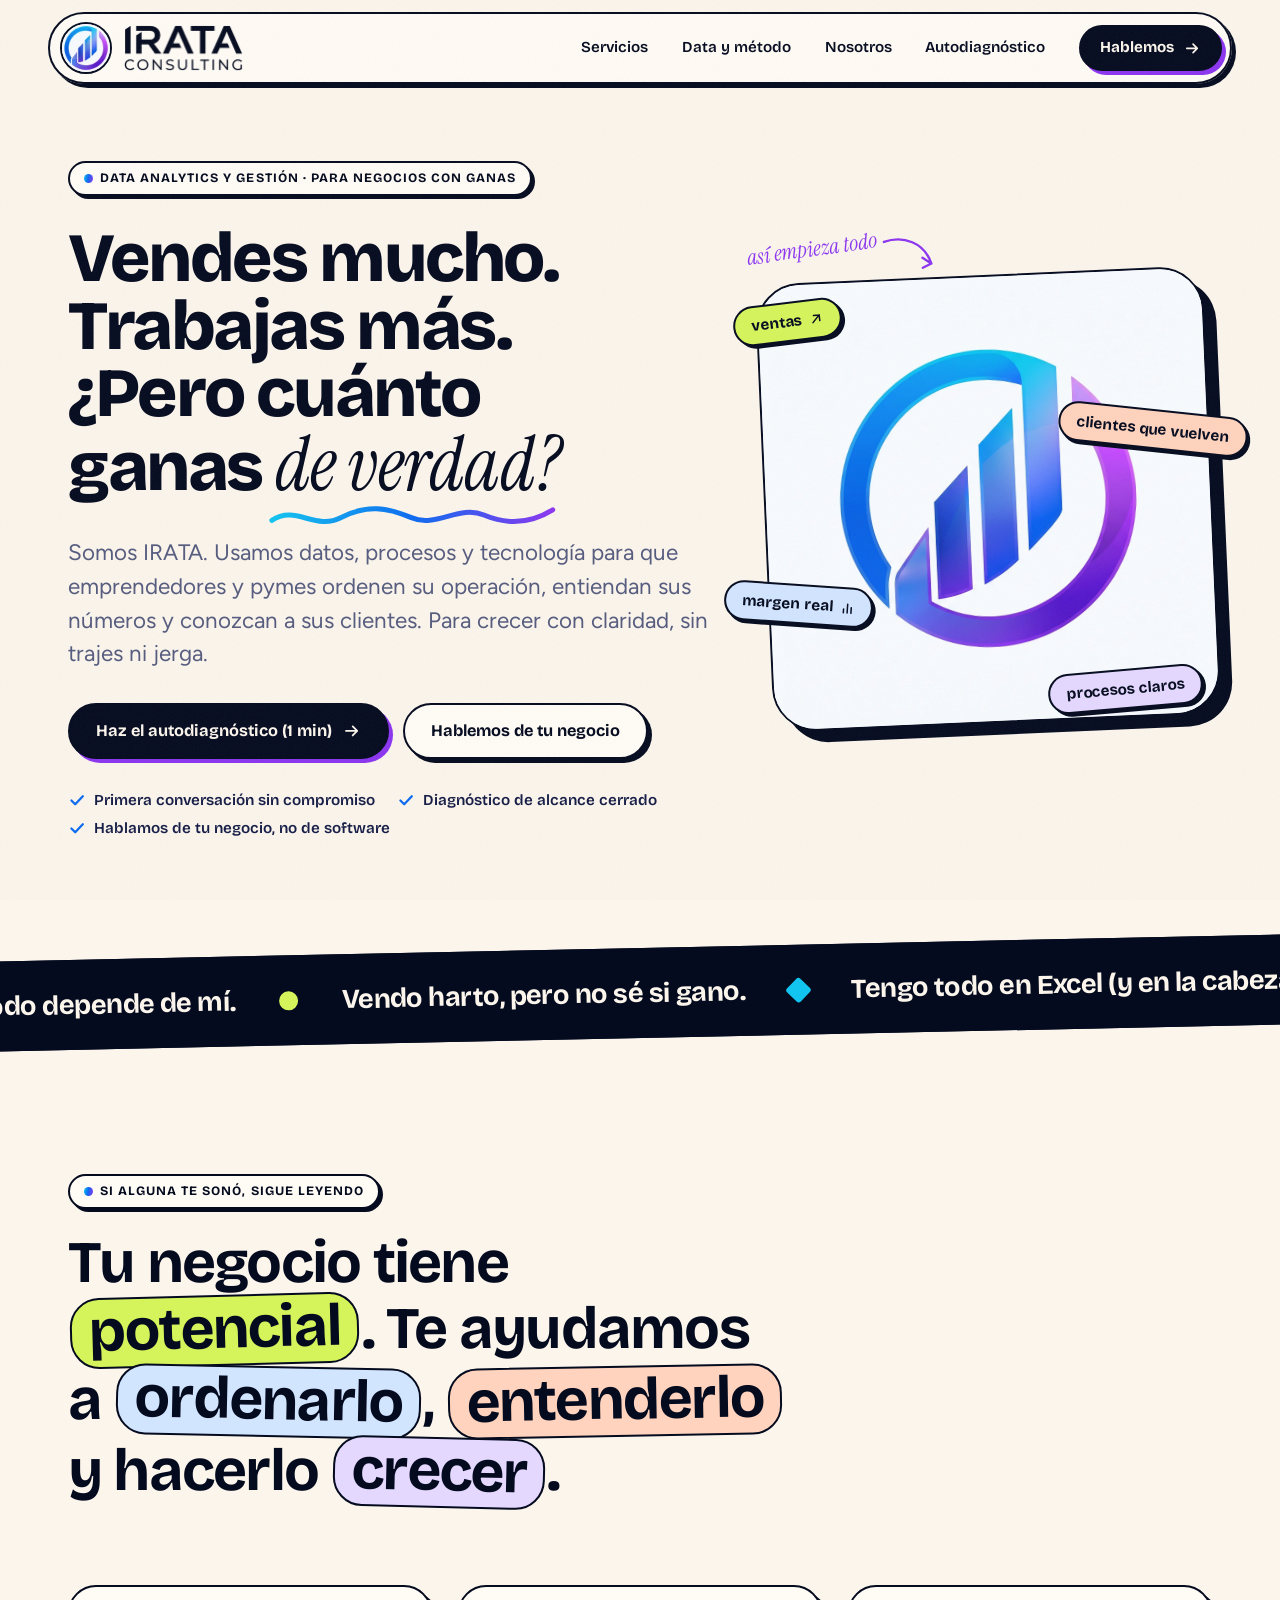
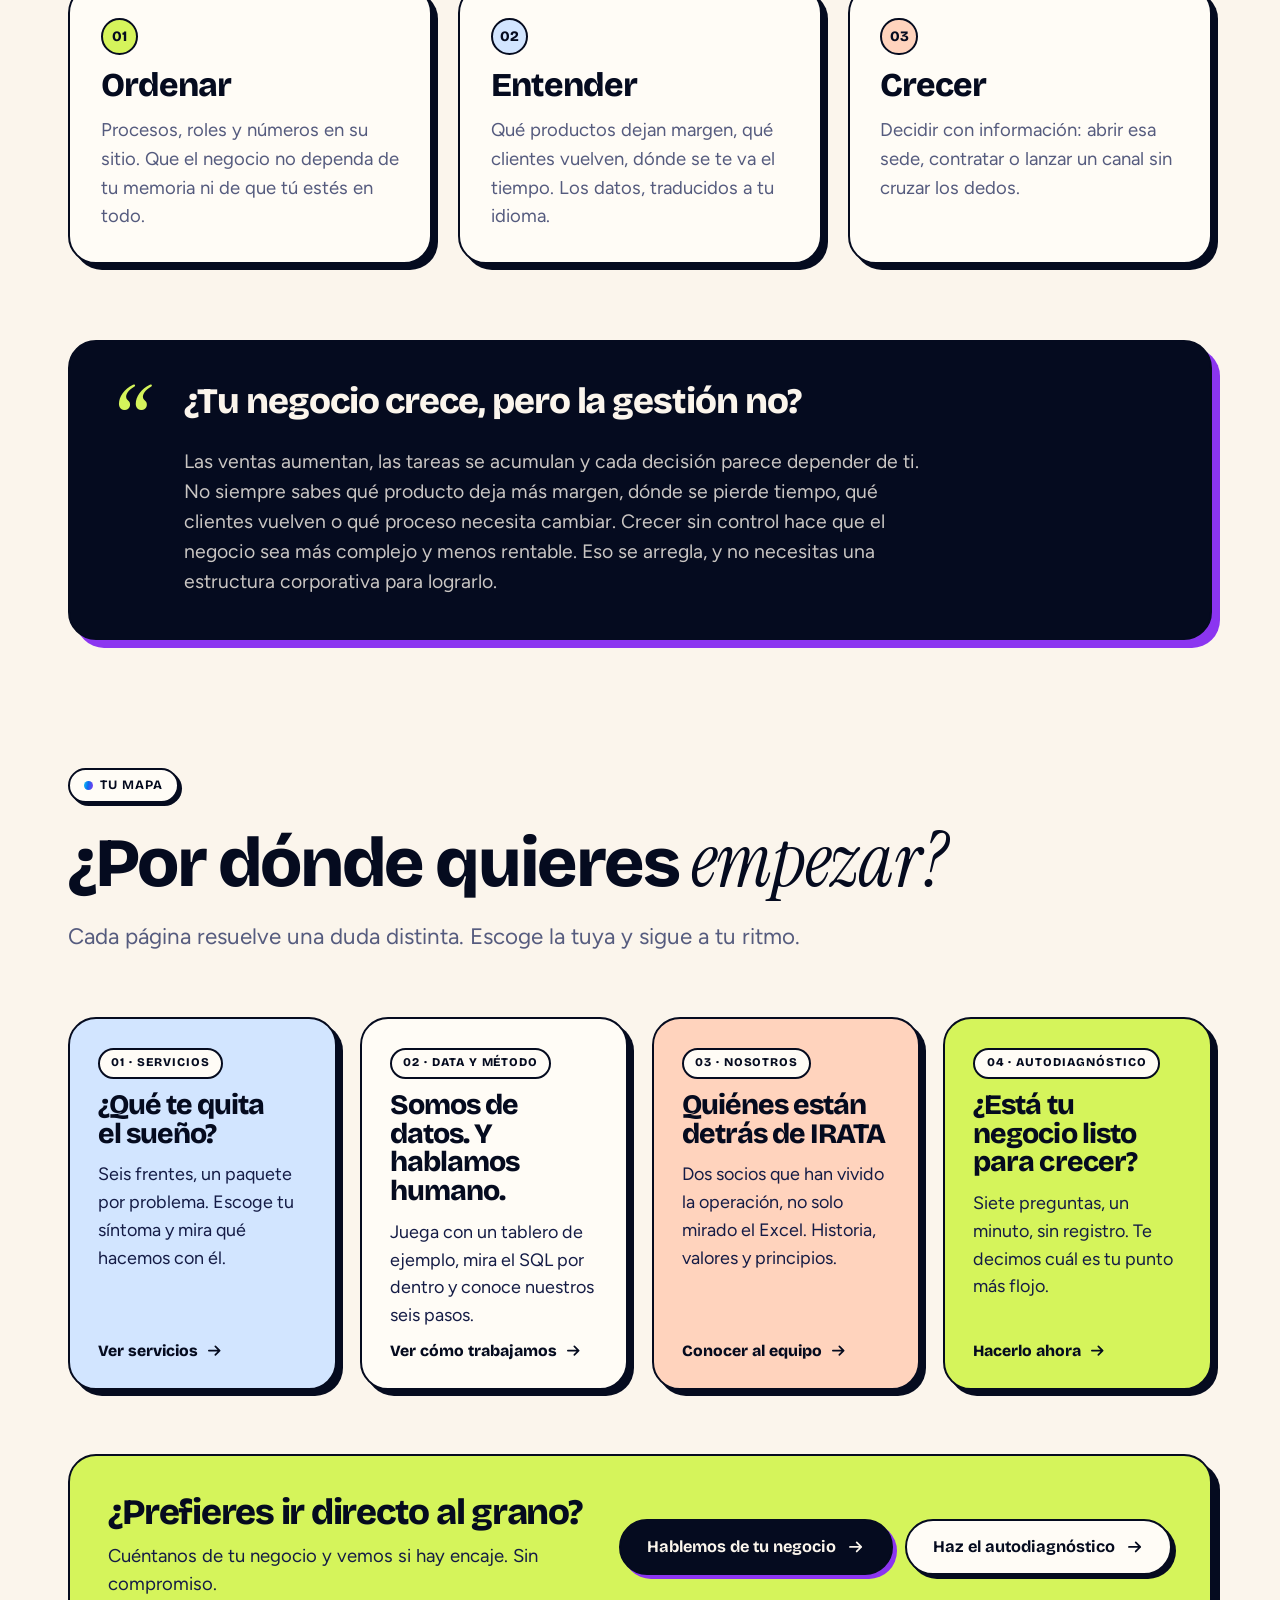
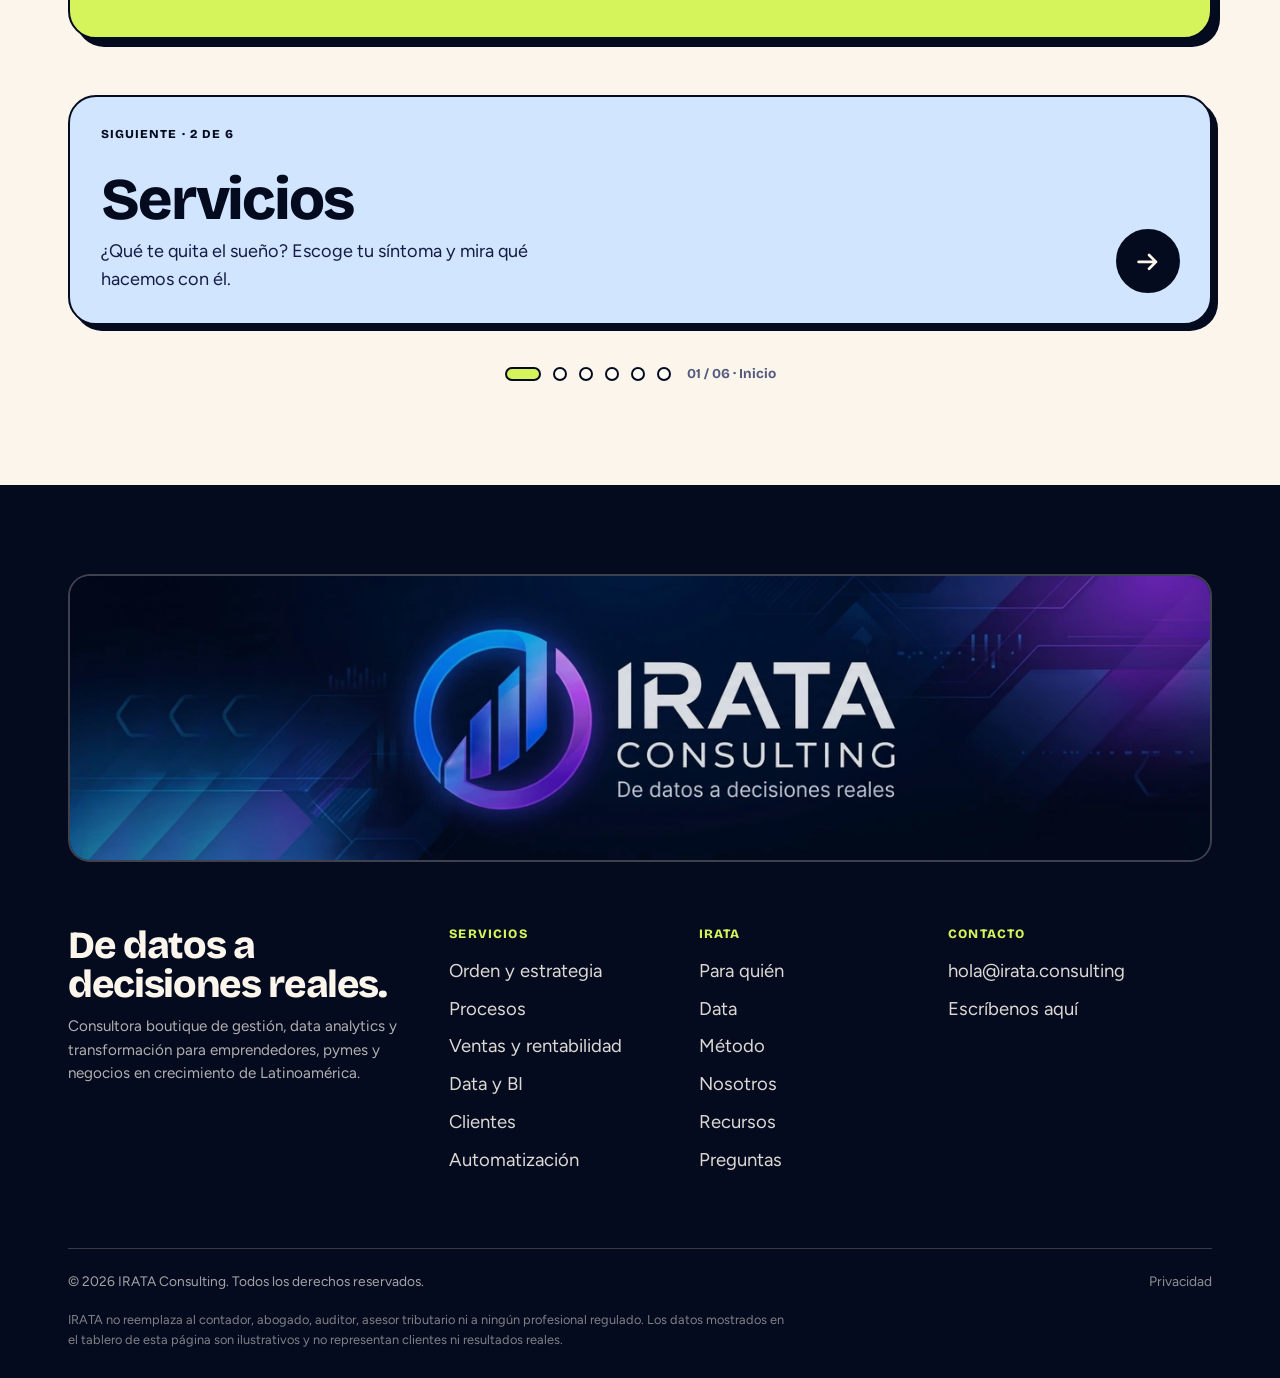
<file: index.html>
<!DOCTYPE html>
<html lang="es">
<head>
<meta charset="utf-8">
<meta name="viewport" content="width=device-width, initial-scale=1, viewport-fit=cover">
<script>document.documentElement.className+=' js'</script>

<title>IRATA Consulting — Datos y gestión para negocios con ganas de crecer</title>
<meta name="description" content="Consultora boutique de data analytics y gestión para emprendedores, pymes y negocios en crecimiento. Ordenamos procesos, entendemos tus números y conocemos a tus clientes. De datos a decisiones reales.">
<meta name="author" content="IRATA Consulting">
<meta name="theme-color" content="#FBF5EC">
<link rel="canonical" href="https://irata.consulting/">

<meta property="og:type" content="website">
<meta property="og:locale" content="es_LA">
<meta property="og:site_name" content="IRATA Consulting">
<meta property="og:title" content="IRATA Consulting — ¿Cuánto ganas de verdad?">
<meta property="og:description" content="Data analytics y gestión para negocios que ya venden y quieren crecer con claridad. De datos a decisiones reales.">
<meta property="og:url" content="https://irata.consulting/">
<meta property="og:image" content="https://irata.consulting/assets/img/og-image.jpg">
<meta name="twitter:card" content="summary_large_image">

<link rel="icon" href="assets/img/favicon.ico" sizes="any">
<link rel="icon" type="image/png" sizes="32x32" href="assets/img/favicon-32.png">
<link rel="apple-touch-icon" href="assets/img/apple-touch-icon.png">

<link rel="preload" href="assets/fonts/bricolage-grotesque-latin-wght-normal.woff2" as="font" type="font/woff2" crossorigin>
<link rel="preload" href="assets/fonts/figtree-latin-wght-normal.woff2" as="font" type="font/woff2" crossorigin>
<link rel="stylesheet" href="assets/css/styles.css">

<script src="assets/js/config.js" defer></script>
<script src="assets/js/main.js" defer></script>

<script type="application/ld+json">
{"@context":"https://schema.org","@type":"ProfessionalService","name":"IRATA Consulting","description":"Consultora boutique de data analytics y gestión para emprendedores, pymes y negocios en crecimiento.","url":"https://irata.consulting","slogan":"De datos a decisiones reales","areaServed":"Latinoamérica","image":"https://irata.consulting/assets/img/og-image.jpg","founder":{"@type":"Person","name":"Ramón Beroes Pérez"},"serviceType":["Consultoría de gestión","Data analytics y BI","Optimización de procesos","Analítica de clientes","Automatización"]}
</script>
</head>

<body>
<!-- Íconos (sprite) -->
<svg width="0" height="0" style="position:absolute" aria-hidden="true" focusable="false">
  <symbol id="i-arrow" viewBox="0 0 24 24"><path d="M4 12h15M13 6l6 6-6 6"/></symbol>
  <symbol id="i-check" viewBox="0 0 24 24"><path d="M4.5 12.5l5 5L19.5 7"/></symbol>
  <symbol id="i-x" viewBox="0 0 24 24"><path d="M6 6l12 12M18 6L6 18"/></symbol>
  <symbol id="i-up" viewBox="0 0 24 24"><path d="M6 17L17 6M8 6h9v9"/></symbol>
  <symbol id="i-plus" viewBox="0 0 24 24"><path d="M12 5v14M5 12h14"/></symbol>
  <symbol id="i-mail" viewBox="0 0 24 24"><rect x="3" y="5" width="18" height="14" rx="2.5"/><path d="M3.5 7.5l8.5 6 8.5-6"/></symbol>
  <symbol id="i-chat" viewBox="0 0 24 24"><path d="M20 12a8 8 0 01-11.6 7.1L4 20l1-4.1A8 8 0 1120 12z"/></symbol>
  <symbol id="i-in" viewBox="0 0 24 24"><rect x="3" y="3" width="18" height="18" rx="3"/><path d="M8 11v6M8 7.5v.01M12 17v-6M12 13.5a2.5 2.5 0 015 0V17"/></symbol>
  <symbol id="i-clock" viewBox="0 0 24 24"><circle cx="12" cy="12" r="9"/><path d="M12 7v5l3 2"/></symbol>
  <symbol id="i-bars" viewBox="0 0 24 24"><path d="M6 20v-6M12 20V6M18 20v-9"/></symbol>
</svg>

<a class="skip" href="#main">Saltar al contenido</a>

<!-- ═════════════ NAV ═════════════ -->
<header class="nav">
  <div class="nav-in">
    <a class="brand-lock" href="index.html" aria-label="IRATA Consulting — inicio">
      <span class="brand">
        <picture>
          <source type="image/webp" srcset="assets/img/isotipo-claro-marca-128.webp 128w, assets/img/isotipo-claro-marca-256.webp 256w, assets/img/isotipo-claro-marca-384.webp 384w" sizes="52px">
          <img src="assets/img/isotipo-claro-marca-256.webp" width="256" height="256" alt="" decoding="async">
        </picture>
      </span>
      <span class="word"><img src="assets/img/wordmark-ink-360.webp" srcset="assets/img/wordmark-ink-240.webp 240w, assets/img/wordmark-ink-360.webp 360w, assets/img/wordmark-ink-480.webp 480w, assets/img/wordmark-ink-636.webp 636w" sizes="120px" width="636" height="247" alt="IRATA Consulting" decoding="async"></span>
    </a>
    <nav class="nav-links" aria-label="Principal">
      <a href="servicios.html">Servicios</a>
      <a href="data-y-metodo.html">Data y método</a>
      <a href="nosotros.html">Nosotros</a>
      <a href="autodiagnostico.html">Autodiagnóstico</a>
    </nav>
    <a class="btn btn--ink btn--sm" href="contacto.html">Hablemos <svg class="i"><use href="#i-arrow"/></svg></a>
    <button class="burger" id="burger" aria-label="Abrir menú" aria-expanded="false" aria-controls="drawer"><span></span><span></span><span></span></button>
  </div>
</header>
<nav class="drawer" id="drawer" aria-label="Menú móvil">
  <a href="index.html" aria-current="page">Inicio</a>
  <a href="servicios.html">Servicios</a>
  <a href="data-y-metodo.html">Data y método</a>
  <a href="nosotros.html">Nosotros</a>
  <a href="autodiagnostico.html">Autodiagnóstico</a>
  <a class="btn btn--lime" href="contacto.html">Hablemos de tu negocio</a>
</nav>

<main id="main">

<section class="hero" id="inicio">
  <div class="wrap hero-grid">
    <div>
      <p class="eyebrow rv">Data analytics y gestión · para negocios con ganas</p>
      <h1 class="h-xl rv" style="--d:.05s">Vendes mucho. Trabajas más. ¿Pero cuánto ganas <em>de verdad?<svg viewBox="0 0 300 20" preserveAspectRatio="none" aria-hidden="true"><defs><linearGradient id="g1" x1="0" x2="1"><stop offset="0" stop-color="#12C4F0"/><stop offset=".5" stop-color="#0B6BF0"/><stop offset="1" stop-color="#8B35F0"/></linearGradient></defs><path d="M3 14c25-12 45 8 72-2s48-8 74 0 50-10 76-2 50 6 72-4" fill="none" stroke="url(#g1)" stroke-width="5" stroke-linecap="round" vector-effect="non-scaling-stroke"/></svg></em></h1>
      <p class="lead rv" style="--d:.12s">Somos IRATA. Usamos datos, procesos y tecnología para que emprendedores y pymes ordenen su operación, entiendan sus números y conozcan a sus clientes. Para crecer con claridad, sin trajes ni jerga.</p>
      <div class="hero-cta rv" style="--d:.18s">
        <a class="btn btn--ink" href="autodiagnostico.html">Haz el autodiagnóstico (1 min) <svg class="i"><use href="#i-arrow"/></svg></a>
        <a class="btn" href="contacto.html">Hablemos de tu negocio</a>
      </div>
      <ul class="hero-ticks rv" style="--d:.24s">
        <li><svg class="i"><use href="#i-check"/></svg> Primera conversación sin compromiso</li>
        <li><svg class="i"><use href="#i-check"/></svg> Diagnóstico de alcance cerrado</li>
        <li><svg class="i"><use href="#i-check"/></svg> Hablamos de tu negocio, no de software</li>
      </ul>
    </div>

    <div class="hero-art rv" style="--d:.15s">
      <p class="note" aria-hidden="true">así empieza todo
        <svg viewBox="0 0 54 40" fill="none" stroke="currentColor" stroke-width="2.4" stroke-linecap="round"><path d="M3 5c20-4 40 6 44 28M47 33l-8-7M47 33l-9 3"/></svg>
      </p>
      <div class="iso-card">
        <picture>
          <source type="image/webp" srcset="assets/img/isotipo-claro-512.webp 512w, assets/img/isotipo-claro-1024.webp 1024w, assets/img/isotipo-claro-1536.webp 1536w, assets/img/isotipo-claro-2048.webp 2048w" sizes="(max-width:1060px) 440px, 540px">
          <img src="assets/img/isotipo-claro-original.jpg" width="2048" height="2048" alt="Isotipo de IRATA: un anillo azul y violeta que abraza tres barras ascendentes" fetchpriority="high" decoding="async">
        </picture>
      </div>
      <span class="chip chip--a">ventas <svg class="i"><use href="#i-up"/></svg></span>
      <span class="chip chip--b">clientes que vuelven</span>
      <span class="chip chip--c">margen real <svg class="i"><use href="#i-bars"/></svg></span>
      <span class="chip chip--d">procesos claros</span>
    </div>
  </div>
</section>

<div class="band-wrap"><div class="band" aria-label="Frases típicas de dueños de negocio">
  <div class="band-track">
    <ul class="band-set">
      <li><em>“</em>Todo depende de mí.</li>
      <li>Vendo harto, pero no sé si gano.</li>
      <li>Tengo todo en Excel (y en la cabeza).</li>
      <li>Mi equipo trabaja un montón y aun así hay desorden.</li>
      <li>Tengo clientes, pero no vuelven.</li>
      <li>Quiero abrir otra sede… ¿estaré listo?</li>
      <li>El inventario lo sé “más o menos”.</li>
    </ul>
    <ul class="band-set" aria-hidden="true">
      <li><em>“</em>Todo depende de mí.</li>
      <li>Vendo harto, pero no sé si gano.</li>
      <li>Tengo todo en Excel (y en la cabeza).</li>
      <li>Mi equipo trabaja un montón y aun así hay desorden.</li>
      <li>Tengo clientes, pero no vuelven.</li>
      <li>Quiero abrir otra sede… ¿estaré listo?</li>
      <li>El inventario lo sé “más o menos”.</li>
    </ul>
  </div>
</div></div>

<section class="sec" id="propuesta">
  <div class="wrap">
    <p class="eyebrow rv">Si alguna te sonó, sigue leyendo</p>
    <h2 class="stmt rv">Tu negocio tiene <span class="pill p1">potencial</span>. Te ayudamos a <span class="pill p2">ordenarlo</span>, <span class="pill p3">entenderlo</span> y hacerlo <span class="pill p4">crecer</span>.</h2>

    <div class="prop-grid">
      <article class="card prop-card rv">
        <span class="prop-num">01</span>
        <h3>Ordenar</h3>
        <p>Procesos, roles y números en su sitio. Que el negocio no dependa de tu memoria ni de que tú estés en todo.</p>
      </article>
      <article class="card prop-card rv" style="--d:.08s">
        <span class="prop-num">02</span>
        <h3>Entender</h3>
        <p>Qué productos dejan margen, qué clientes vuelven, dónde se te va el tiempo. Los datos, traducidos a tu idioma.</p>
      </article>
      <article class="card prop-card rv" style="--d:.16s">
        <span class="prop-num">03</span>
        <h3>Crecer</h3>
        <p>Decidir con información: abrir esa sede, contratar o lanzar un canal sin cruzar los dedos.</p>
      </article>
    </div>

    <div class="quote-block rv">
      <span class="q" aria-hidden="true">“</span>
      <div>
        <h3>¿Tu negocio crece, pero la gestión no?</h3>
        <p>Las ventas aumentan, las tareas se acumulan y cada decisión parece depender de ti. No siempre sabes qué producto deja más margen, dónde se pierde tiempo, qué clientes vuelven o qué proceso necesita cambiar. Crecer sin control hace que el negocio sea más complejo y menos rentable. Eso se arregla, y no necesitas una estructura corporativa para lograrlo.</p>
      </div>
    </div>
  </div>
</section>

<!-- ═════════════ CAMINOS ═════════════ -->
<section class="sec s-paths" id="caminos">
  <div class="wrap">
    <div class="sec-head">
      <p class="eyebrow rv">Tu mapa</p>
      <h2 class="h-lg rv">¿Por dónde quieres <em>empezar?</em></h2>
      <p class="lead rv">Cada página resuelve una duda distinta. Escoge la tuya y sigue a tu ritmo.</p>
    </div>
    <div class="paths rv">
      <a class="path" href="servicios.html" style="--bg:var(--sky)"><span class="pn">01 · Servicios</span><h3>¿Qué te quita el sueño?</h3><p>Seis frentes, un paquete por problema. Escoge tu síntoma y mira qué hacemos con él.</p><span class="go">Ver servicios <svg class="i"><use href="#i-arrow"/></svg></span></a>
      <a class="path" href="data-y-metodo.html" style="--bg:var(--paper)"><span class="pn">02 · Data y método</span><h3>Somos de datos. Y hablamos humano.</h3><p>Juega con un tablero de ejemplo, mira el SQL por dentro y conoce nuestros seis pasos.</p><span class="go">Ver cómo trabajamos <svg class="i"><use href="#i-arrow"/></svg></span></a>
      <a class="path" href="nosotros.html" style="--bg:var(--peach)"><span class="pn">03 · Nosotros</span><h3>Quiénes están detrás de IRATA</h3><p>Dos socios que han vivido la operación, no solo mirado el Excel. Historia, valores y principios.</p><span class="go">Conocer al equipo <svg class="i"><use href="#i-arrow"/></svg></span></a>
      <a class="path" href="autodiagnostico.html" style="--bg:var(--lime)"><span class="pn">04 · Autodiagnóstico</span><h3>¿Está tu negocio listo para crecer?</h3><p>Siete preguntas, un minuto, sin registro. Te decimos cuál es tu punto más flojo.</p><span class="go">Hacerlo ahora <svg class="i"><use href="#i-arrow"/></svg></span></a>
    </div>
  </div>
</section>

<!-- ═════════════ CIERRE ═════════════ -->
<section class="endcap endcap--tight" aria-label="Seguir navegando">
  <div class="wrap">
    <div class="cta-strip rv">
      <div class="t"><h3>¿Prefieres ir directo al grano?</h3><p>Cuéntanos de tu negocio y vemos si hay encaje. Sin compromiso.</p></div>
      <div class="acts"><a class="btn btn--ink" href="contacto.html">Hablemos de tu negocio <svg class="i"><use href="#i-arrow"/></svg></a><a class="btn" href="autodiagnostico.html">Haz el autodiagnóstico <svg class="i"><use href="#i-arrow"/></svg></a></div>
    </div>
    <nav class="pager pager--solo rv" aria-label="Navegación entre páginas">
      
      <a class="pg pg--next" href="servicios.html" rel="next" style="--pg:var(--sky)"><span class="pg-k">Siguiente · 2 de 6</span><b>Servicios</b><span class="pg-d">¿Qué te quita el sueño? Escoge tu síntoma y mira qué hacemos con él.</span><span class="pg-ar" aria-hidden="true"><svg class="i"><use href="#i-arrow"/></svg></span></a>
    </nav>
    <nav class="trail" aria-label="Páginas del sitio">
      <ol><li><a href="index.html" aria-label="Inicio" title="Inicio" aria-current="page"></a></li><li><a href="servicios.html" aria-label="Servicios" title="Servicios"></a></li><li><a href="data-y-metodo.html" aria-label="Data y método" title="Data y método"></a></li><li><a href="nosotros.html" aria-label="Nosotros" title="Nosotros"></a></li><li><a href="autodiagnostico.html" aria-label="Autodiagnóstico" title="Autodiagnóstico"></a></li><li><a href="contacto.html" aria-label="Contacto" title="Contacto"></a></li></ol>
      <span>01 / 06 · Inicio</span>
    </nav>
  </div>
</section>
</main>

<!-- ═════════════ FOOTER ═════════════ -->
<footer class="sitefoot on-dark">
  <div class="wrap">
    <a class="logo-banner" href="index.html" aria-label="IRATA Consulting — De datos a decisiones reales. Ir al inicio">
      <picture>
        <source type="image/webp" srcset="assets/img/logo-completo-640.webp 640w, assets/img/logo-completo-1288.webp 1288w, assets/img/logo-completo-1932.webp 1932w, assets/img/logo-completo-2576.webp 2576w" sizes="(max-width:1440px) 100vw, 1440px">
        <img src="assets/img/logo-completo-original.jpg" width="2576" height="639" alt="IRATA Consulting — De datos a decisiones reales" loading="lazy" decoding="async">
      </picture>
    </a>

    <div class="foot-grid">
      <div>
        <p class="foot-tag">De datos a decisiones reales.</p>
        <p class="foot-desc">Consultora boutique de gestión, data analytics y transformación para emprendedores, pymes y negocios en crecimiento de Latinoamérica.</p>
      </div>
      <div>
        <h4>Servicios</h4>
        <ul><li><a href="servicios.html?s=orden">Orden y estrategia</a></li><li><a href="servicios.html?s=procesos">Procesos</a></li><li><a href="servicios.html?s=ventas">Ventas y rentabilidad</a></li><li><a href="servicios.html?s=datos">Data y BI</a></li><li><a href="servicios.html?s=clientes">Clientes</a></li><li><a href="servicios.html?s=tecnologia">Automatización</a></li></ul>
      </div>
      <div>
        <h4>IRATA</h4>
        <ul><li><a href="servicios.html#para-quien">Para quién</a></li><li><a href="data-y-metodo.html">Data</a></li><li><a href="data-y-metodo.html#metodo">Método</a></li><li><a href="nosotros.html">Nosotros</a></li><li><a href="autodiagnostico.html#recursos">Recursos</a></li><li><a href="contacto.html#faq">Preguntas</a></li></ul>
      </div>
      <div>
        <h4>Contacto</h4>
        <ul>
          <li><a href="mailto:hola@irata.consulting" data-email>hola@irata.consulting</a></li>
          <li data-social="linkedin" hidden><a href="#" target="_blank" rel="noopener">LinkedIn</a></li>
          <li data-social="instagram" hidden><a href="#" target="_blank" rel="noopener">Instagram</a></li>
          <li><a href="contacto.html">Escríbenos aquí</a></li>
        </ul>
      </div>
    </div>

    <div class="foot-bottom">
      <span>© 2026 IRATA Consulting. Todos los derechos reservados.</span>
      <span><a href="privacidad.html">Privacidad</a></span>
    </div>
    <p class="legal">IRATA no reemplaza al contador, abogado, auditor, asesor tributario ni a ningún profesional regulado. Los datos mostrados en el tablero de esta página son ilustrativos y no representan clientes ni resultados reales.</p>
  </div>
</footer>

</body>
</html>
</file>
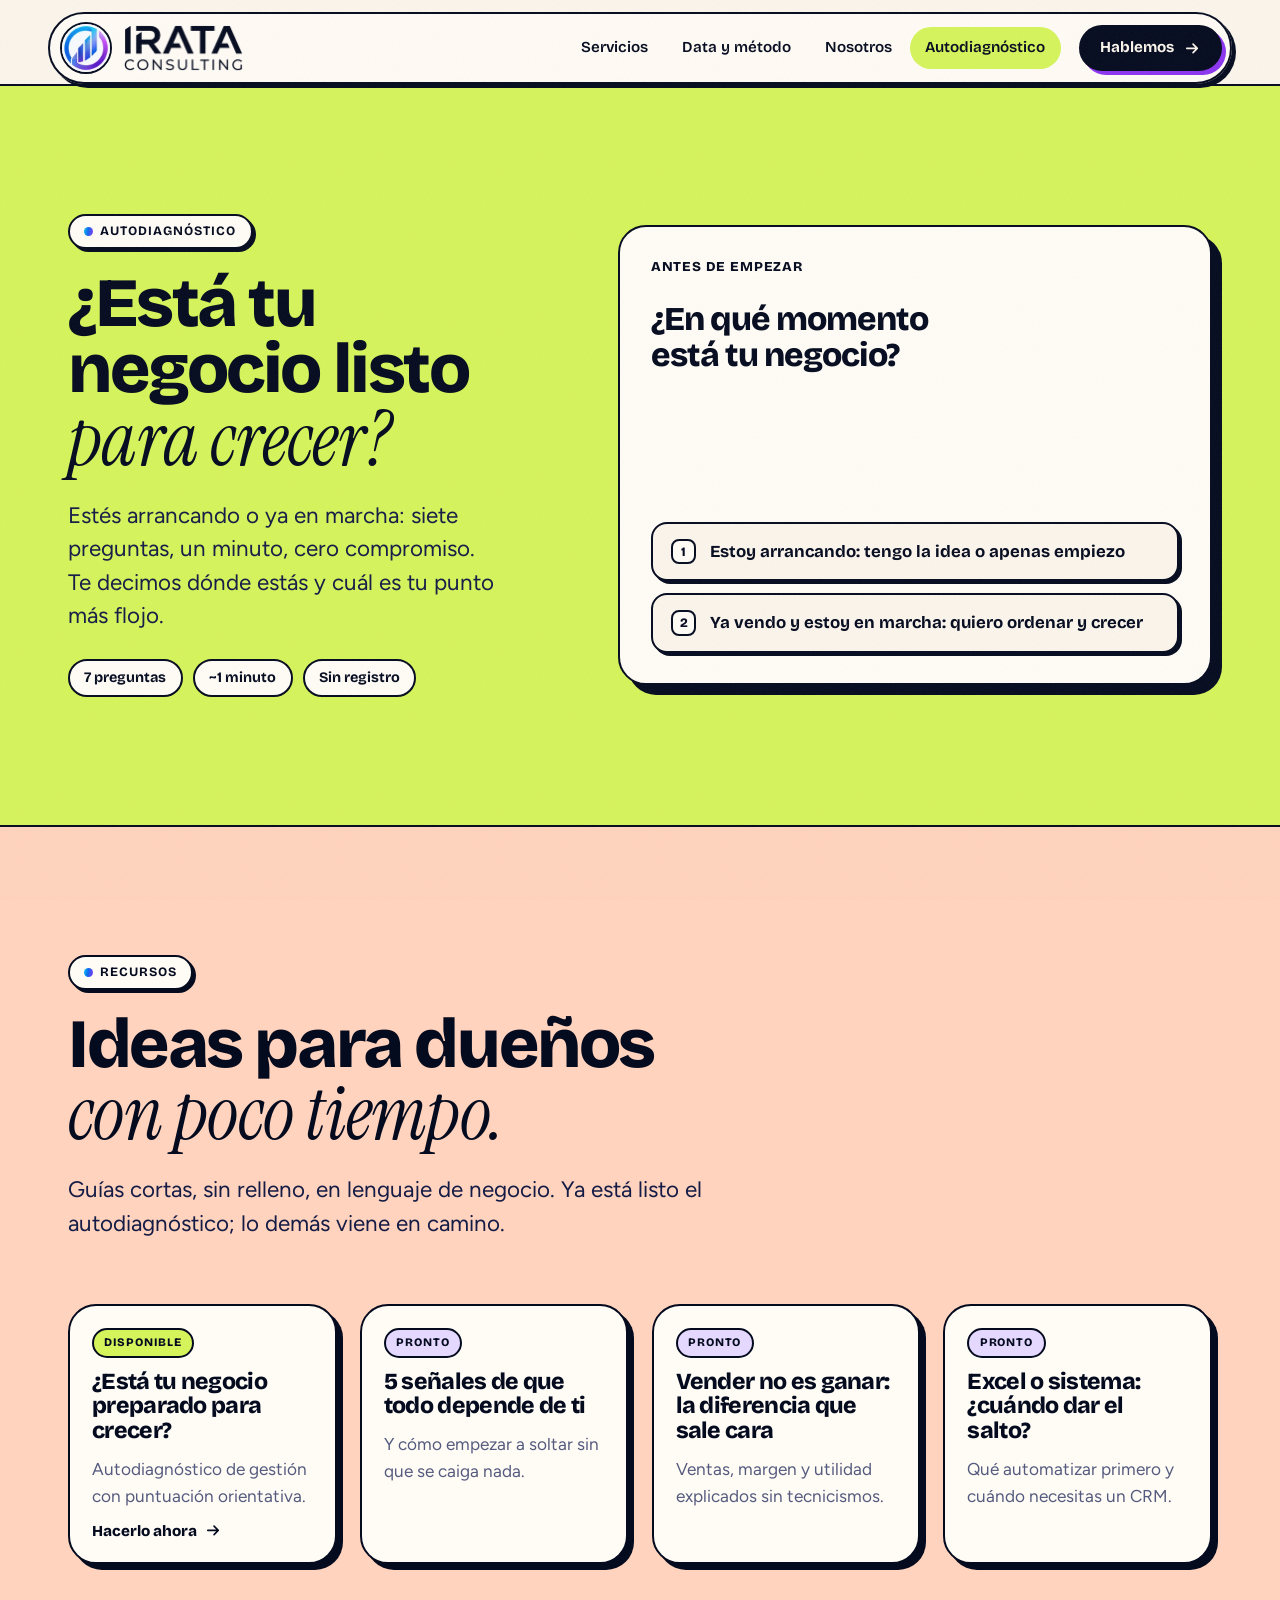
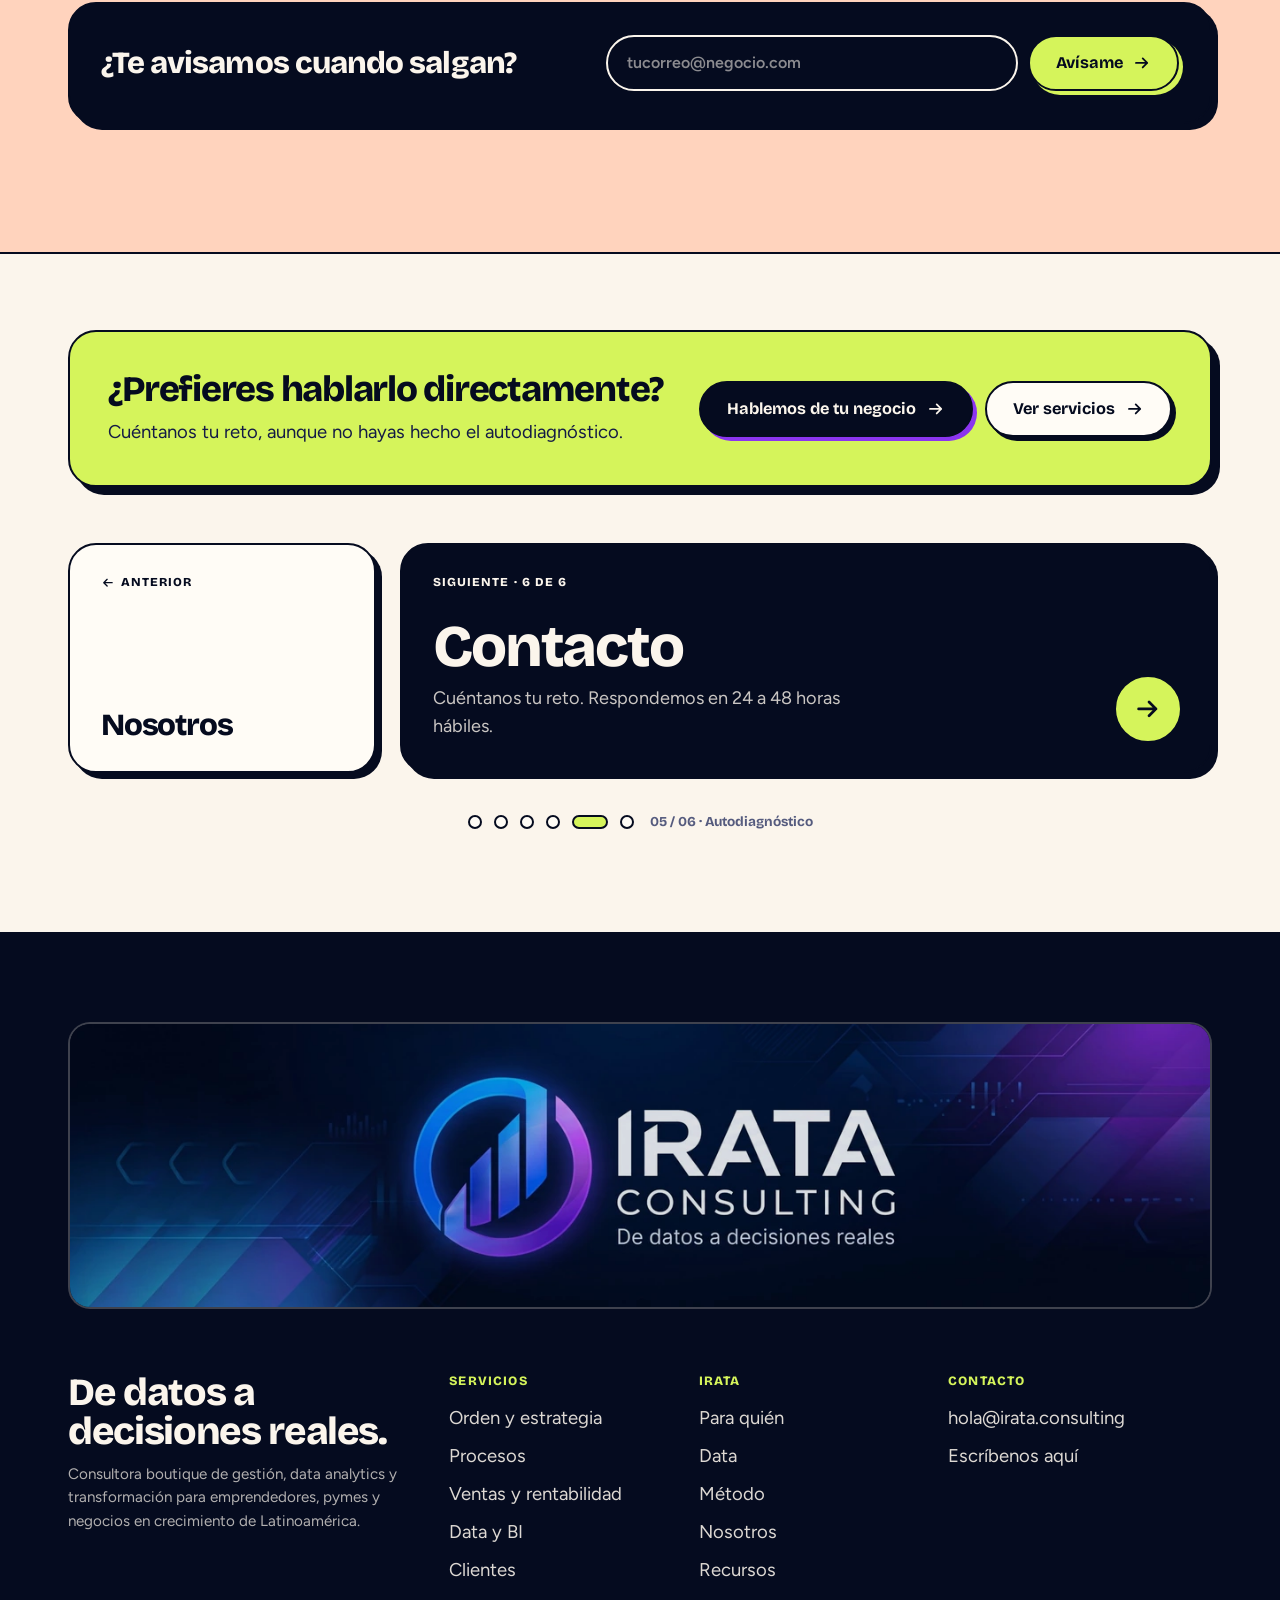
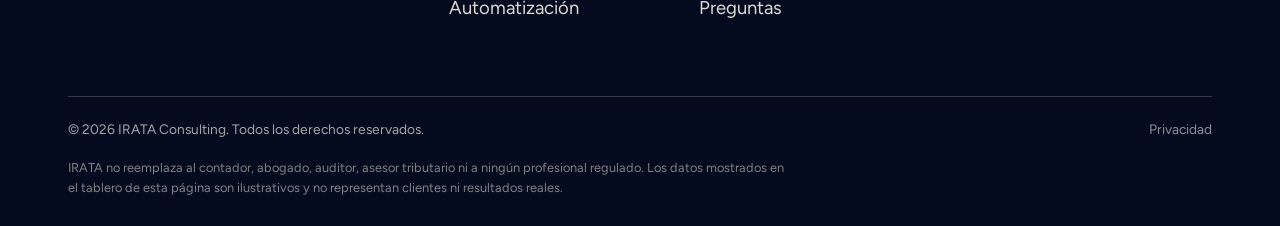
<file: autodiagnostico.html>
<!DOCTYPE html>
<html lang="es">
<head>
<meta charset="utf-8">
<meta name="viewport" content="width=device-width, initial-scale=1, viewport-fit=cover">
<script>document.documentElement.className+=' js'</script>

<title>Autodiagnóstico y recursos — IRATA Consulting | ¿Está tu negocio listo para crecer?</title>
<meta name="description" content="Siete preguntas, un minuto, sin registro. Descubre tu punto más flojo y accede a guías cortas para dueños de negocio con poco tiempo.">
<meta name="author" content="IRATA Consulting">
<meta name="theme-color" content="#FBF5EC">
<link rel="canonical" href="https://irata.consulting/autodiagnostico.html">

<meta property="og:type" content="website">
<meta property="og:locale" content="es_LA">
<meta property="og:site_name" content="IRATA Consulting">
<meta property="og:title" content="IRATA Consulting — Autodiagnóstico: ¿está tu negocio listo para crecer?">
<meta property="og:description" content="Siete preguntas, un minuto, sin registro. Descubre tu punto más flojo y accede a guías cortas para dueños de negocio con poco tiempo.">
<meta property="og:url" content="https://irata.consulting/autodiagnostico.html">
<meta property="og:image" content="https://irata.consulting/assets/img/og-image.jpg">
<meta name="twitter:card" content="summary_large_image">

<link rel="icon" href="assets/img/favicon.ico" sizes="any">
<link rel="icon" type="image/png" sizes="32x32" href="assets/img/favicon-32.png">
<link rel="apple-touch-icon" href="assets/img/apple-touch-icon.png">

<link rel="preload" href="assets/fonts/bricolage-grotesque-latin-wght-normal.woff2" as="font" type="font/woff2" crossorigin>
<link rel="preload" href="assets/fonts/figtree-latin-wght-normal.woff2" as="font" type="font/woff2" crossorigin>
<link rel="stylesheet" href="assets/css/styles.css">

<script src="assets/js/config.js" defer></script>
<script src="assets/js/main.js" defer></script>

</head>

<body>
<!-- Íconos (sprite) -->
<svg width="0" height="0" style="position:absolute" aria-hidden="true" focusable="false">
  <symbol id="i-arrow" viewBox="0 0 24 24"><path d="M4 12h15M13 6l6 6-6 6"/></symbol>
  <symbol id="i-check" viewBox="0 0 24 24"><path d="M4.5 12.5l5 5L19.5 7"/></symbol>
  <symbol id="i-x" viewBox="0 0 24 24"><path d="M6 6l12 12M18 6L6 18"/></symbol>
  <symbol id="i-up" viewBox="0 0 24 24"><path d="M6 17L17 6M8 6h9v9"/></symbol>
  <symbol id="i-plus" viewBox="0 0 24 24"><path d="M12 5v14M5 12h14"/></symbol>
  <symbol id="i-mail" viewBox="0 0 24 24"><rect x="3" y="5" width="18" height="14" rx="2.5"/><path d="M3.5 7.5l8.5 6 8.5-6"/></symbol>
  <symbol id="i-chat" viewBox="0 0 24 24"><path d="M20 12a8 8 0 01-11.6 7.1L4 20l1-4.1A8 8 0 1120 12z"/></symbol>
  <symbol id="i-in" viewBox="0 0 24 24"><rect x="3" y="3" width="18" height="18" rx="3"/><path d="M8 11v6M8 7.5v.01M12 17v-6M12 13.5a2.5 2.5 0 015 0V17"/></symbol>
  <symbol id="i-clock" viewBox="0 0 24 24"><circle cx="12" cy="12" r="9"/><path d="M12 7v5l3 2"/></symbol>
  <symbol id="i-bars" viewBox="0 0 24 24"><path d="M6 20v-6M12 20V6M18 20v-9"/></symbol>
</svg>

<a class="skip" href="#main">Saltar al contenido</a>

<!-- ═════════════ NAV ═════════════ -->
<header class="nav">
  <div class="nav-in">
    <a class="brand-lock" href="index.html" aria-label="IRATA Consulting — inicio">
      <span class="brand">
        <picture>
          <source type="image/webp" srcset="assets/img/isotipo-claro-marca-128.webp 128w, assets/img/isotipo-claro-marca-256.webp 256w, assets/img/isotipo-claro-marca-384.webp 384w" sizes="52px">
          <img src="assets/img/isotipo-claro-marca-256.webp" width="256" height="256" alt="" decoding="async">
        </picture>
      </span>
      <span class="word"><img src="assets/img/wordmark-ink-360.webp" srcset="assets/img/wordmark-ink-240.webp 240w, assets/img/wordmark-ink-360.webp 360w, assets/img/wordmark-ink-480.webp 480w, assets/img/wordmark-ink-636.webp 636w" sizes="120px" width="636" height="247" alt="IRATA Consulting" decoding="async"></span>
    </a>
    <nav class="nav-links" aria-label="Principal">
      <a href="servicios.html">Servicios</a>
      <a href="data-y-metodo.html">Data y método</a>
      <a href="nosotros.html">Nosotros</a>
      <a href="autodiagnostico.html" aria-current="page" class="on">Autodiagnóstico</a>
    </nav>
    <a class="btn btn--ink btn--sm" href="contacto.html">Hablemos <svg class="i"><use href="#i-arrow"/></svg></a>
    <button class="burger" id="burger" aria-label="Abrir menú" aria-expanded="false" aria-controls="drawer"><span></span><span></span><span></span></button>
  </div>
</header>
<nav class="drawer" id="drawer" aria-label="Menú móvil">
  <a href="index.html">Inicio</a>
  <a href="servicios.html">Servicios</a>
  <a href="data-y-metodo.html">Data y método</a>
  <a href="nosotros.html">Nosotros</a>
  <a href="autodiagnostico.html" aria-current="page">Autodiagnóstico</a>
  <a class="btn btn--lime" href="contacto.html">Hablemos de tu negocio</a>
</nav>

<main id="main">

<section class="sec s-quiz" id="autodiagnostico">
  <div class="wrap quiz-grid">
    <div>
      <p class="eyebrow rv">Autodiagnóstico</p>
      <h1 class="h-lg rv">¿Está tu negocio listo <em>para crecer?</em></h1>
      <p class="lead rv">Estés arrancando o ya en marcha: siete preguntas, un minuto, cero compromiso. Te decimos dónde estás y cuál es tu punto más flojo.</p>
      <ul class="quiz-meta rv"><li>7 preguntas</li><li>~1 minuto</li><li>Sin registro</li></ul>
    </div>
    <div class="card quiz rv" id="quiz" style="--d:.1s" aria-live="polite"></div>
  </div>
</section>

<section class="sec s-res" id="recursos">
  <div class="wrap">
    <div class="sec-head">
      <p class="eyebrow rv">Recursos</p>
      <h2 class="h-lg rv">Ideas para dueños <em>con poco tiempo.</em></h2>
      <p class="lead rv" style="color:var(--ink-2)">Guías cortas, sin relleno, en lenguaje de negocio. Ya está listo el autodiagnóstico; lo demás viene en camino.</p>
    </div>
    <div class="res-grid">
      <a class="rcard rv" href="#autodiagnostico"><span class="st">Disponible</span><h3>¿Está tu negocio preparado para crecer?</h3><p>Autodiagnóstico de gestión con puntuación orientativa.</p><span class="go">Hacerlo ahora <svg class="i"><use href="#i-arrow"/></svg></span></a>
      <article class="rcard soon rv" style="--d:.05s"><span class="st">Pronto</span><h3>5 señales de que todo depende de ti</h3><p>Y cómo empezar a soltar sin que se caiga nada.</p></article>
      <article class="rcard soon rv" style="--d:.1s"><span class="st">Pronto</span><h3>Vender no es ganar: la diferencia que sale cara</h3><p>Ventas, margen y utilidad explicados sin tecnicismos.</p></article>
      <article class="rcard soon rv" style="--d:.15s"><span class="st">Pronto</span><h3>Excel o sistema: ¿cuándo dar el salto?</h3><p>Qué automatizar primero y cuándo necesitas un CRM.</p></article>
    </div>

    <div class="news rv">
      <h3>¿Te avisamos cuando salgan?</h3>
      <form id="news-form" novalidate>
        <label class="vh" for="news-email">Tu correo</label>
        <input id="news-email" name="email" type="email" placeholder="tucorreo@negocio.com" autocomplete="email" required>
        <input class="hp" type="text" name="website" tabindex="-1" autocomplete="off" aria-hidden="true">
        <button class="btn btn--lime" type="submit">Avísame <svg class="i"><use href="#i-arrow"/></svg></button>
        <p class="msg" role="status"></p>
      </form>
    </div>
  </div>
</section>

<!-- ═════════════ CIERRE ═════════════ -->
<section class="endcap" aria-label="Seguir navegando">
  <div class="wrap">
    <div class="cta-strip rv">
      <div class="t"><h3>¿Prefieres hablarlo directamente?</h3><p>Cuéntanos tu reto, aunque no hayas hecho el autodiagnóstico.</p></div>
      <div class="acts"><a class="btn btn--ink" href="contacto.html">Hablemos de tu negocio <svg class="i"><use href="#i-arrow"/></svg></a><a class="btn" href="servicios.html">Ver servicios <svg class="i"><use href="#i-arrow"/></svg></a></div>
    </div>
    <nav class="pager rv" aria-label="Navegación entre páginas">
      <a class="pg pg--prev" href="nosotros.html" rel="prev"><span class="pg-k"><svg class="i"><use href="#i-arrow"/></svg> Anterior</span><b>Nosotros</b></a>
      <a class="pg pg--next pg--ink" href="contacto.html" rel="next" style="--pg:var(--ink)"><span class="pg-k">Siguiente · 6 de 6</span><b>Contacto</b><span class="pg-d">Cuéntanos tu reto. Respondemos en 24 a 48 horas hábiles.</span><span class="pg-ar" aria-hidden="true"><svg class="i"><use href="#i-arrow"/></svg></span></a>
    </nav>
    <nav class="trail" aria-label="Páginas del sitio">
      <ol><li><a href="index.html" aria-label="Inicio" title="Inicio"></a></li><li><a href="servicios.html" aria-label="Servicios" title="Servicios"></a></li><li><a href="data-y-metodo.html" aria-label="Data y método" title="Data y método"></a></li><li><a href="nosotros.html" aria-label="Nosotros" title="Nosotros"></a></li><li><a href="#autodiagnostico" aria-label="Autodiagnóstico" title="Autodiagnóstico" aria-current="page"></a></li><li><a href="contacto.html" aria-label="Contacto" title="Contacto"></a></li></ol>
      <span>05 / 06 · Autodiagnóstico</span>
    </nav>
  </div>
</section>
</main>

<!-- ═════════════ FOOTER ═════════════ -->
<footer class="sitefoot on-dark">
  <div class="wrap">
    <a class="logo-banner" href="index.html" aria-label="IRATA Consulting — De datos a decisiones reales. Ir al inicio">
      <picture>
        <source type="image/webp" srcset="assets/img/logo-completo-640.webp 640w, assets/img/logo-completo-1288.webp 1288w, assets/img/logo-completo-1932.webp 1932w, assets/img/logo-completo-2576.webp 2576w" sizes="(max-width:1440px) 100vw, 1440px">
        <img src="assets/img/logo-completo-original.jpg" width="2576" height="639" alt="IRATA Consulting — De datos a decisiones reales" loading="lazy" decoding="async">
      </picture>
    </a>

    <div class="foot-grid">
      <div>
        <p class="foot-tag">De datos a decisiones reales.</p>
        <p class="foot-desc">Consultora boutique de gestión, data analytics y transformación para emprendedores, pymes y negocios en crecimiento de Latinoamérica.</p>
      </div>
      <div>
        <h4>Servicios</h4>
        <ul><li><a href="servicios.html?s=orden">Orden y estrategia</a></li><li><a href="servicios.html?s=procesos">Procesos</a></li><li><a href="servicios.html?s=ventas">Ventas y rentabilidad</a></li><li><a href="servicios.html?s=datos">Data y BI</a></li><li><a href="servicios.html?s=clientes">Clientes</a></li><li><a href="servicios.html?s=tecnologia">Automatización</a></li></ul>
      </div>
      <div>
        <h4>IRATA</h4>
        <ul><li><a href="servicios.html#para-quien">Para quién</a></li><li><a href="data-y-metodo.html">Data</a></li><li><a href="data-y-metodo.html#metodo">Método</a></li><li><a href="nosotros.html">Nosotros</a></li><li><a href="#recursos">Recursos</a></li><li><a href="contacto.html#faq">Preguntas</a></li></ul>
      </div>
      <div>
        <h4>Contacto</h4>
        <ul>
          <li><a href="mailto:hola@irata.consulting" data-email>hola@irata.consulting</a></li>
          <li data-social="linkedin" hidden><a href="#" target="_blank" rel="noopener">LinkedIn</a></li>
          <li data-social="instagram" hidden><a href="#" target="_blank" rel="noopener">Instagram</a></li>
          <li><a href="contacto.html">Escríbenos aquí</a></li>
        </ul>
      </div>
    </div>

    <div class="foot-bottom">
      <span>© 2026 IRATA Consulting. Todos los derechos reservados.</span>
      <span><a href="privacidad.html">Privacidad</a></span>
    </div>
    <p class="legal">IRATA no reemplaza al contador, abogado, auditor, asesor tributario ni a ningún profesional regulado. Los datos mostrados en el tablero de esta página son ilustrativos y no representan clientes ni resultados reales.</p>
  </div>
</footer>

</body>
</html>
</file>
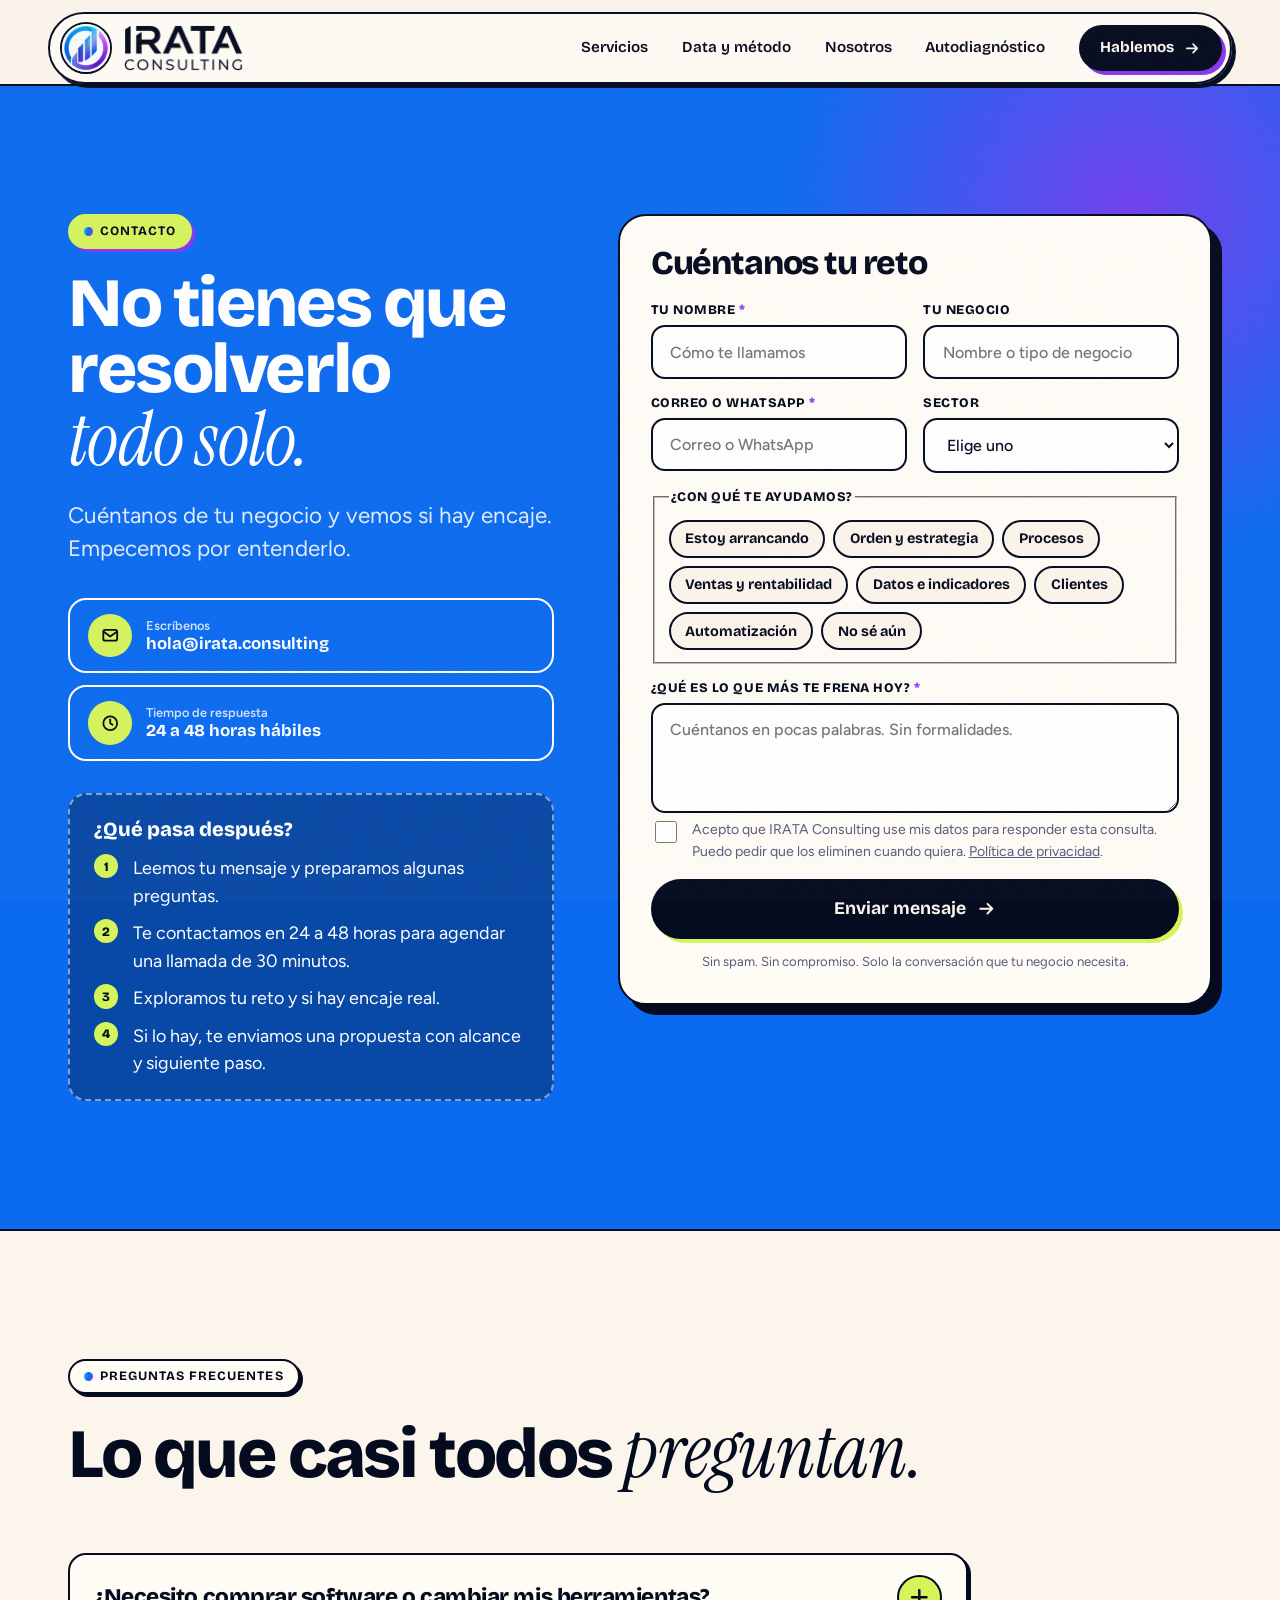
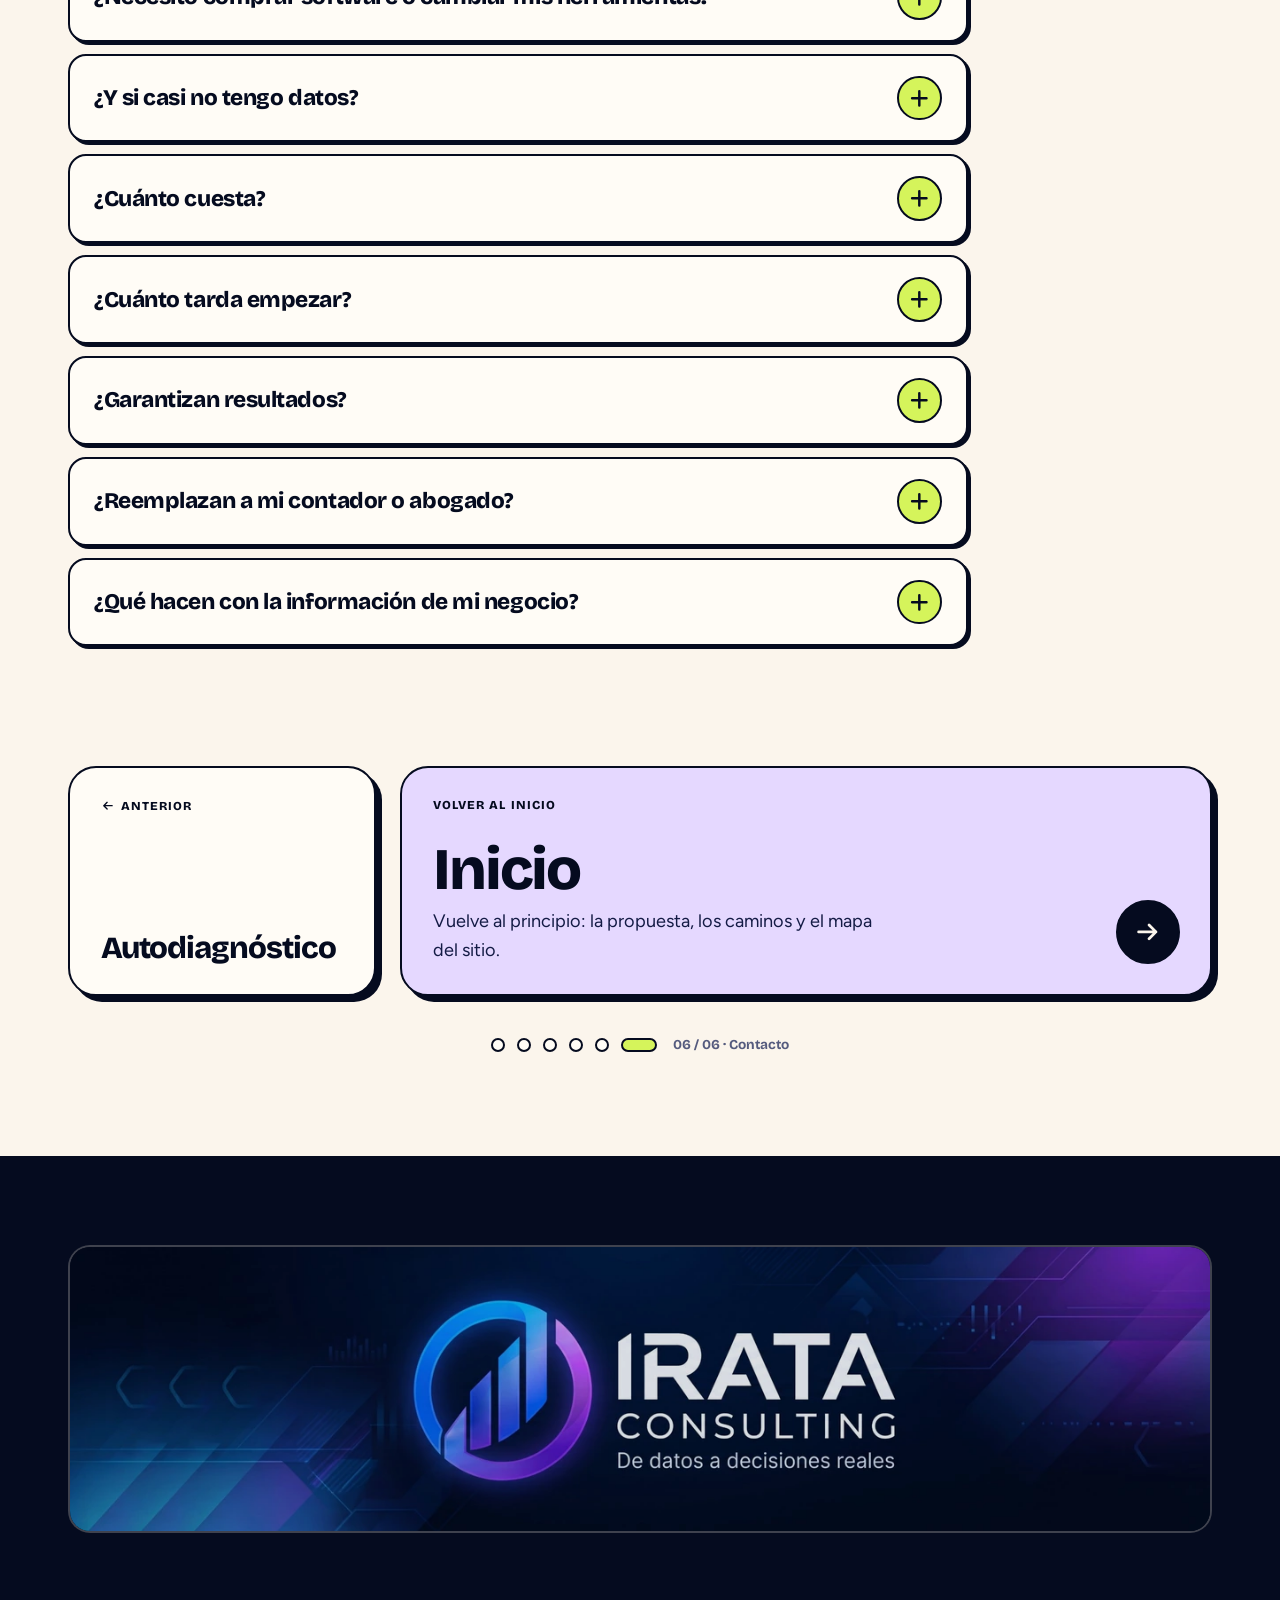
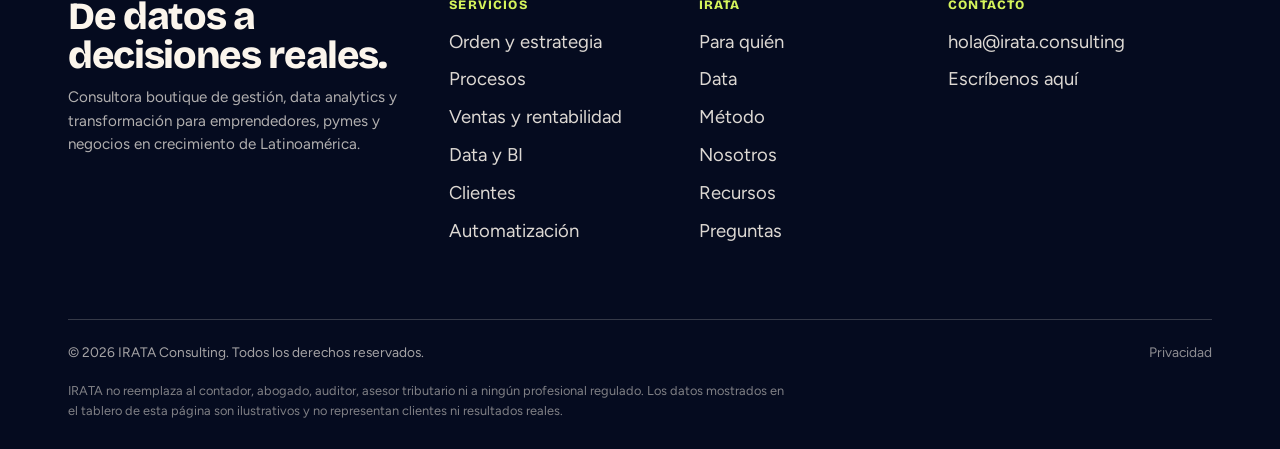
<file: contacto.html>
<!DOCTYPE html>
<html lang="es">
<head>
<meta charset="utf-8">
<meta name="viewport" content="width=device-width, initial-scale=1, viewport-fit=cover">
<script>document.documentElement.className+=' js'</script>

<title>Contacto — IRATA Consulting | Hablemos de tu negocio</title>
<meta name="description" content="Cuéntanos tu reto. Respondemos en 24 a 48 horas hábiles y, si hay encaje, te enviamos una propuesta con alcance y siguiente paso.">
<meta name="author" content="IRATA Consulting">
<meta name="theme-color" content="#FBF5EC">
<link rel="canonical" href="https://irata.consulting/contacto.html">

<meta property="og:type" content="website">
<meta property="og:locale" content="es_LA">
<meta property="og:site_name" content="IRATA Consulting">
<meta property="og:title" content="IRATA Consulting — Hablemos de tu negocio">
<meta property="og:description" content="Cuéntanos tu reto. Respondemos en 24 a 48 horas hábiles y, si hay encaje, te enviamos una propuesta con alcance y siguiente paso.">
<meta property="og:url" content="https://irata.consulting/contacto.html">
<meta property="og:image" content="https://irata.consulting/assets/img/og-image.jpg">
<meta name="twitter:card" content="summary_large_image">

<link rel="icon" href="assets/img/favicon.ico" sizes="any">
<link rel="icon" type="image/png" sizes="32x32" href="assets/img/favicon-32.png">
<link rel="apple-touch-icon" href="assets/img/apple-touch-icon.png">

<link rel="preload" href="assets/fonts/bricolage-grotesque-latin-wght-normal.woff2" as="font" type="font/woff2" crossorigin>
<link rel="preload" href="assets/fonts/figtree-latin-wght-normal.woff2" as="font" type="font/woff2" crossorigin>
<link rel="stylesheet" href="assets/css/styles.css">

<script src="assets/js/config.js" defer></script>
<script src="assets/js/main.js" defer></script>

</head>

<body>
<!-- Íconos (sprite) -->
<svg width="0" height="0" style="position:absolute" aria-hidden="true" focusable="false">
  <symbol id="i-arrow" viewBox="0 0 24 24"><path d="M4 12h15M13 6l6 6-6 6"/></symbol>
  <symbol id="i-check" viewBox="0 0 24 24"><path d="M4.5 12.5l5 5L19.5 7"/></symbol>
  <symbol id="i-x" viewBox="0 0 24 24"><path d="M6 6l12 12M18 6L6 18"/></symbol>
  <symbol id="i-up" viewBox="0 0 24 24"><path d="M6 17L17 6M8 6h9v9"/></symbol>
  <symbol id="i-plus" viewBox="0 0 24 24"><path d="M12 5v14M5 12h14"/></symbol>
  <symbol id="i-mail" viewBox="0 0 24 24"><rect x="3" y="5" width="18" height="14" rx="2.5"/><path d="M3.5 7.5l8.5 6 8.5-6"/></symbol>
  <symbol id="i-chat" viewBox="0 0 24 24"><path d="M20 12a8 8 0 01-11.6 7.1L4 20l1-4.1A8 8 0 1120 12z"/></symbol>
  <symbol id="i-in" viewBox="0 0 24 24"><rect x="3" y="3" width="18" height="18" rx="3"/><path d="M8 11v6M8 7.5v.01M12 17v-6M12 13.5a2.5 2.5 0 015 0V17"/></symbol>
  <symbol id="i-clock" viewBox="0 0 24 24"><circle cx="12" cy="12" r="9"/><path d="M12 7v5l3 2"/></symbol>
  <symbol id="i-bars" viewBox="0 0 24 24"><path d="M6 20v-6M12 20V6M18 20v-9"/></symbol>
</svg>

<a class="skip" href="#main">Saltar al contenido</a>

<!-- ═════════════ NAV ═════════════ -->
<header class="nav">
  <div class="nav-in">
    <a class="brand-lock" href="index.html" aria-label="IRATA Consulting — inicio">
      <span class="brand">
        <picture>
          <source type="image/webp" srcset="assets/img/isotipo-claro-marca-128.webp 128w, assets/img/isotipo-claro-marca-256.webp 256w, assets/img/isotipo-claro-marca-384.webp 384w" sizes="52px">
          <img src="assets/img/isotipo-claro-marca-256.webp" width="256" height="256" alt="" decoding="async">
        </picture>
      </span>
      <span class="word"><img src="assets/img/wordmark-ink-360.webp" srcset="assets/img/wordmark-ink-240.webp 240w, assets/img/wordmark-ink-360.webp 360w, assets/img/wordmark-ink-480.webp 480w, assets/img/wordmark-ink-636.webp 636w" sizes="120px" width="636" height="247" alt="IRATA Consulting" decoding="async"></span>
    </a>
    <nav class="nav-links" aria-label="Principal">
      <a href="servicios.html">Servicios</a>
      <a href="data-y-metodo.html">Data y método</a>
      <a href="nosotros.html">Nosotros</a>
      <a href="autodiagnostico.html">Autodiagnóstico</a>
    </nav>
    <a class="btn btn--ink btn--sm" href="contacto.html" aria-current="page">Hablemos <svg class="i"><use href="#i-arrow"/></svg></a>
    <button class="burger" id="burger" aria-label="Abrir menú" aria-expanded="false" aria-controls="drawer"><span></span><span></span><span></span></button>
  </div>
</header>
<nav class="drawer" id="drawer" aria-label="Menú móvil">
  <a href="index.html">Inicio</a>
  <a href="servicios.html">Servicios</a>
  <a href="data-y-metodo.html">Data y método</a>
  <a href="nosotros.html">Nosotros</a>
  <a href="autodiagnostico.html">Autodiagnóstico</a>
  <a class="btn btn--lime" href="contacto.html">Hablemos de tu negocio</a>
</nav>

<main id="main">

<section class="sec s-contact on-dark" id="contacto">
  <div class="wrap contact-grid">
    <div>
      <p class="eyebrow rv">Contacto</p>
      <h1 class="h-lg rv">No tienes que resolverlo <em>todo solo.</em></h1>
      <p class="lead rv">Cuéntanos de tu negocio y vemos si hay encaje. Empecemos por entenderlo.</p>

      <div class="channels rv">
        <a class="channel" id="ch-mail" href="mailto:hola@irata.consulting"><span class="ic"><svg class="i"><use href="#i-mail"/></svg></span><span><small>Escríbenos</small><span data-email>hola@irata.consulting</span></span></a>
        <a class="channel" id="ch-wa" href="#" target="_blank" rel="noopener" hidden><span class="ic"><svg class="i"><use href="#i-chat"/></svg></span><span><small>Respuesta rápida</small>WhatsApp</span></a>
        <a class="channel" id="ch-in" href="#" target="_blank" rel="noopener" hidden><span class="ic"><svg class="i"><use href="#i-in"/></svg></span><span><small>Síguenos</small>LinkedIn</span></a>
        <div class="channel"><span class="ic"><svg class="i"><use href="#i-clock"/></svg></span><span><small>Tiempo de respuesta</small>24 a 48 horas hábiles</span></div>
      </div>

      <div class="next rv">
        <h3>¿Qué pasa después?</h3>
        <ol>
          <li>Leemos tu mensaje y preparamos algunas preguntas.</li>
          <li>Te contactamos en 24 a 48 horas para agendar una llamada de 30 minutos.</li>
          <li>Exploramos tu reto y si hay encaje real.</li>
          <li>Si lo hay, te enviamos una propuesta con alcance y siguiente paso.</li>
        </ol>
      </div>
    </div>

    <form class="card form rv" id="contact-form" style="--d:.1s" novalidate>
      <h3>Cuéntanos tu reto</h3>
      <div class="fgrid">
        <div class="fld"><label for="f-nombre">Tu nombre <i>*</i></label><input id="f-nombre" name="nombre" autocomplete="name" required placeholder="Cómo te llamamos"></div>
        <div class="fld"><label for="f-negocio">Tu negocio</label><input id="f-negocio" name="negocio" autocomplete="organization" placeholder="Nombre o tipo de negocio"></div>
        <div class="fld"><label for="f-contacto">Correo o WhatsApp <i>*</i></label><input id="f-contacto" name="contacto" autocomplete="email" required placeholder="Correo o WhatsApp"></div>
        <div class="fld"><label for="f-sector">Sector</label>
          <select id="f-sector" name="sector"><option value="">Elige uno</option><option>Comercio / tienda</option><option>Restaurante / cafetería</option><option>E-commerce / marca digital</option><option>Servicios profesionales / B2B</option><option>Belleza, bienestar y servicios personales</option><option>Logística / distribución</option><option>Educación privada / academia</option><option>Otro</option></select></div>
        <fieldset class="fld full"><legend>¿Con qué te ayudamos?</legend>
          <div class="pills" id="area-pills">
            <input type="radio" name="area" id="a-arranque" value="Estoy arrancando: plan de negocios, mercado y asesoría"><label for="a-arranque">Estoy arrancando</label>
            <input type="radio" name="area" id="a-orden" value="Orden y estrategia"><label for="a-orden">Orden y estrategia</label>
            <input type="radio" name="area" id="a-procesos" value="Procesos y eficiencia"><label for="a-procesos">Procesos</label>
            <input type="radio" name="area" id="a-ventas" value="Ventas y rentabilidad"><label for="a-ventas">Ventas y rentabilidad</label>
            <input type="radio" name="area" id="a-datos" value="Datos e indicadores"><label for="a-datos">Datos e indicadores</label>
            <input type="radio" name="area" id="a-clientes" value="Clientes y relacionamiento"><label for="a-clientes">Clientes</label>
            <input type="radio" name="area" id="a-tecnologia" value="Tecnología y automatización"><label for="a-tecnologia">Automatización</label>
            <input type="radio" name="area" id="a-nose" value="No sé, necesito orientación"><label for="a-nose">No sé aún</label>
          </div>
        </fieldset>
        <div class="fld full"><label for="f-reto">¿Qué es lo que más te frena hoy? <i>*</i></label><textarea id="f-reto" name="reto" required placeholder="Cuéntanos en pocas palabras. Sin formalidades."></textarea></div>
      </div>
      <input class="hp" type="text" name="website" tabindex="-1" autocomplete="off" aria-hidden="true">
      <label class="consent"><input type="checkbox" id="f-consent" required><span>Acepto que IRATA Consulting use mis datos para responder esta consulta. Puedo pedir que los eliminen cuando quiera. <a href="privacidad.html" target="_blank" rel="noopener">Política de privacidad</a>.</span></label>
      <button class="btn btn--ink" type="submit">Enviar mensaje <svg class="i"><use href="#i-arrow"/></svg></button>
      <p class="small">Sin spam. Sin compromiso. Solo la conversación que tu negocio necesita.</p>
      <p class="msg" id="form-msg" role="status"></p>
    </form>
  </div>
</section>

<section class="sec" id="faq">
  <div class="wrap">
    <div class="sec-head">
      <p class="eyebrow rv">Preguntas frecuentes</p>
      <h2 class="h-lg rv">Lo que casi todos <em>preguntan.</em></h2>
    </div>
    <div class="faq rv">
      <details><summary>¿Necesito comprar software o cambiar mis herramientas?<span class="plus"><svg class="i"><use href="#i-plus"/></svg></span></summary><p>No necesariamente. A veces el primer cambio es un proceso claro o una plantilla bien hecha. Recomendamos herramientas según tu presupuesto y madurez, y priorizamos las que ya tienes.</p></details>
      <details><summary>¿Y si casi no tengo datos?<span class="plus"><svg class="i"><use href="#i-plus"/></svg></span></summary><p>Empezamos con lo que hay y armamos una rutina simple para capturar lo importante. Siempre te decimos con claridad qué limitaciones tienen los datos disponibles.</p></details>
      <details><summary>¿Cuánto cuesta?<span class="plus"><svg class="i"><use href="#i-plus"/></svg></span></summary><p>Depende de la complejidad, las fuentes de datos, las personas involucradas y si quieres solo el diseño o acompañamiento hasta que funcione. Empezamos con un diagnóstico de alcance cerrado y te damos un precio claro antes de arrancar. No competimos por ser los más baratos: ajustamos el alcance, no la calidad.</p></details>
      <details><summary>¿Cuánto tarda empezar?<span class="plus"><svg class="i"><use href="#i-plus"/></svg></span></summary><p>Primero una conversación de unos 30 minutos. Si hay encaje, te enviamos una propuesta por fases con alcance, entregables y plazos. El Business Check lo estimamos entre 2 y 3 semanas, según acceso y complejidad.</p></details>
      <details><summary>¿Garantizan resultados?<span class="plus"><svg class="i"><use href="#i-plus"/></svg></span></summary><p>No prometemos cifras mágicas. Definimos objetivos, indicadores y responsables, y medimos mejoras. Los resultados dependen también de que se implementen los cambios, por eso te acompañamos en eso.</p></details>
      <details><summary>¿Reemplazan a mi contador o abogado?<span class="plus"><svg class="i"><use href="#i-plus"/></svg></span></summary><p>No. Organizamos información de gestión y colaboramos con esos profesionales, cada uno en su cancha. IRATA no sustituye asesoría contable, tributaria, legal ni de auditoría.</p></details>
      <details><summary>¿Qué hacen con la información de mi negocio?<span class="plus"><svg class="i"><use href="#i-plus"/></svg></span></summary><p>La tratamos con confidencialidad: acuerdos claros, accesos mínimos, almacenamiento seguro y reglas de retención y eliminación. Los datos de clientes se usan con consentimiento y bajo la normativa aplicable.</p></details>
    </div>
  </div>
</section>

<!-- ═════════════ CIERRE ═════════════ -->
<section class="endcap endcap--tight" aria-label="Seguir navegando">
  <div class="wrap">
    <nav class="pager rv" aria-label="Navegación entre páginas">
      <a class="pg pg--prev" href="autodiagnostico.html" rel="prev"><span class="pg-k"><svg class="i"><use href="#i-arrow"/></svg> Anterior</span><b>Autodiagnóstico</b></a>
      <a class="pg pg--next" href="index.html" rel="next" style="--pg:var(--lilac)"><span class="pg-k">Volver al inicio</span><b>Inicio</b><span class="pg-d">Vuelve al principio: la propuesta, los caminos y el mapa del sitio.</span><span class="pg-ar" aria-hidden="true"><svg class="i"><use href="#i-arrow"/></svg></span></a>
    </nav>
    <nav class="trail" aria-label="Páginas del sitio">
      <ol><li><a href="index.html" aria-label="Inicio" title="Inicio"></a></li><li><a href="servicios.html" aria-label="Servicios" title="Servicios"></a></li><li><a href="data-y-metodo.html" aria-label="Data y método" title="Data y método"></a></li><li><a href="nosotros.html" aria-label="Nosotros" title="Nosotros"></a></li><li><a href="autodiagnostico.html" aria-label="Autodiagnóstico" title="Autodiagnóstico"></a></li><li><a href="contacto.html" aria-label="Contacto" title="Contacto" aria-current="page"></a></li></ol>
      <span>06 / 06 · Contacto</span>
    </nav>
  </div>
</section>
</main>

<!-- ═════════════ FOOTER ═════════════ -->
<footer class="sitefoot on-dark">
  <div class="wrap">
    <a class="logo-banner" href="index.html" aria-label="IRATA Consulting — De datos a decisiones reales. Ir al inicio">
      <picture>
        <source type="image/webp" srcset="assets/img/logo-completo-640.webp 640w, assets/img/logo-completo-1288.webp 1288w, assets/img/logo-completo-1932.webp 1932w, assets/img/logo-completo-2576.webp 2576w" sizes="(max-width:1440px) 100vw, 1440px">
        <img src="assets/img/logo-completo-original.jpg" width="2576" height="639" alt="IRATA Consulting — De datos a decisiones reales" loading="lazy" decoding="async">
      </picture>
    </a>

    <div class="foot-grid">
      <div>
        <p class="foot-tag">De datos a decisiones reales.</p>
        <p class="foot-desc">Consultora boutique de gestión, data analytics y transformación para emprendedores, pymes y negocios en crecimiento de Latinoamérica.</p>
      </div>
      <div>
        <h4>Servicios</h4>
        <ul><li><a href="servicios.html?s=orden">Orden y estrategia</a></li><li><a href="servicios.html?s=procesos">Procesos</a></li><li><a href="servicios.html?s=ventas">Ventas y rentabilidad</a></li><li><a href="servicios.html?s=datos">Data y BI</a></li><li><a href="servicios.html?s=clientes">Clientes</a></li><li><a href="servicios.html?s=tecnologia">Automatización</a></li></ul>
      </div>
      <div>
        <h4>IRATA</h4>
        <ul><li><a href="servicios.html#para-quien">Para quién</a></li><li><a href="data-y-metodo.html">Data</a></li><li><a href="data-y-metodo.html#metodo">Método</a></li><li><a href="nosotros.html">Nosotros</a></li><li><a href="autodiagnostico.html#recursos">Recursos</a></li><li><a href="#faq">Preguntas</a></li></ul>
      </div>
      <div>
        <h4>Contacto</h4>
        <ul>
          <li><a href="mailto:hola@irata.consulting" data-email>hola@irata.consulting</a></li>
          <li data-social="linkedin" hidden><a href="#" target="_blank" rel="noopener">LinkedIn</a></li>
          <li data-social="instagram" hidden><a href="#" target="_blank" rel="noopener">Instagram</a></li>
          <li><a href="contacto.html">Escríbenos aquí</a></li>
        </ul>
      </div>
    </div>

    <div class="foot-bottom">
      <span>© 2026 IRATA Consulting. Todos los derechos reservados.</span>
      <span><a href="privacidad.html">Privacidad</a></span>
    </div>
    <p class="legal">IRATA no reemplaza al contador, abogado, auditor, asesor tributario ni a ningún profesional regulado. Los datos mostrados en el tablero de esta página son ilustrativos y no representan clientes ni resultados reales.</p>
  </div>
</footer>

</body>
</html>
</file>
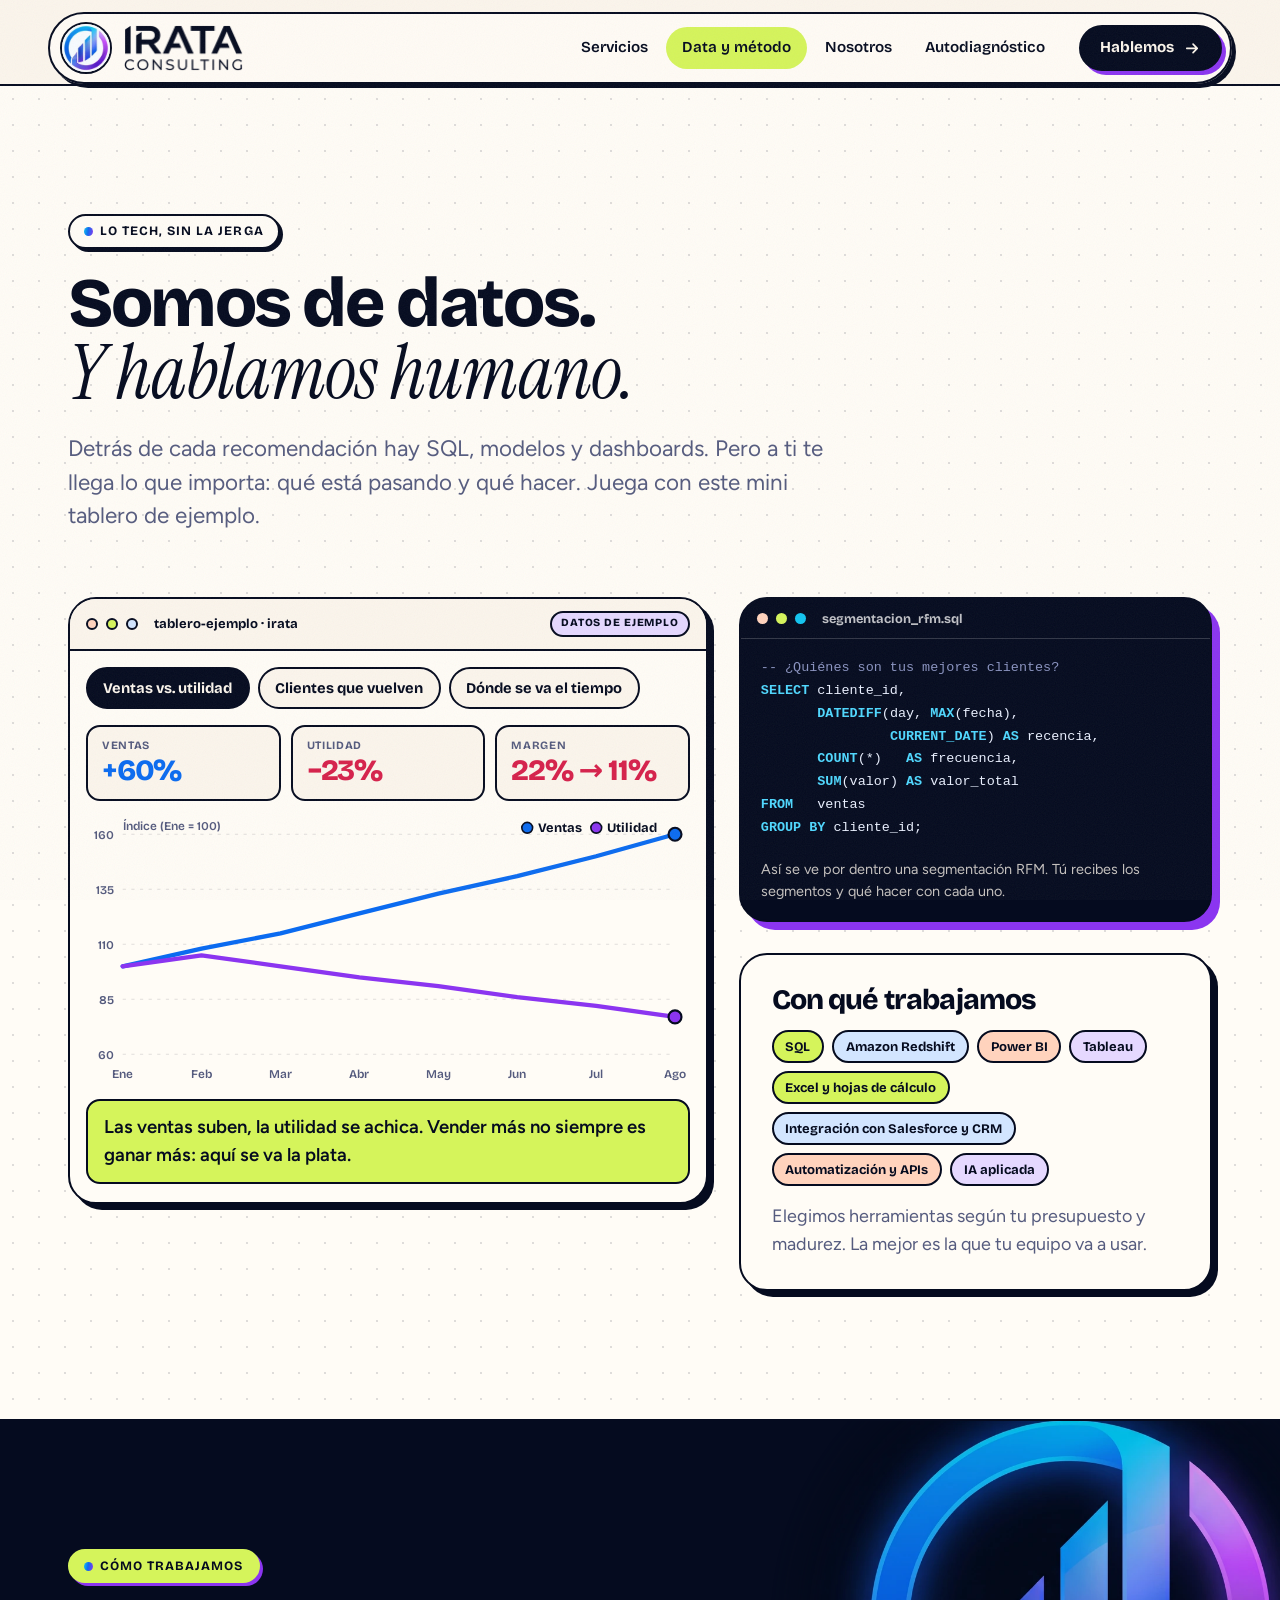
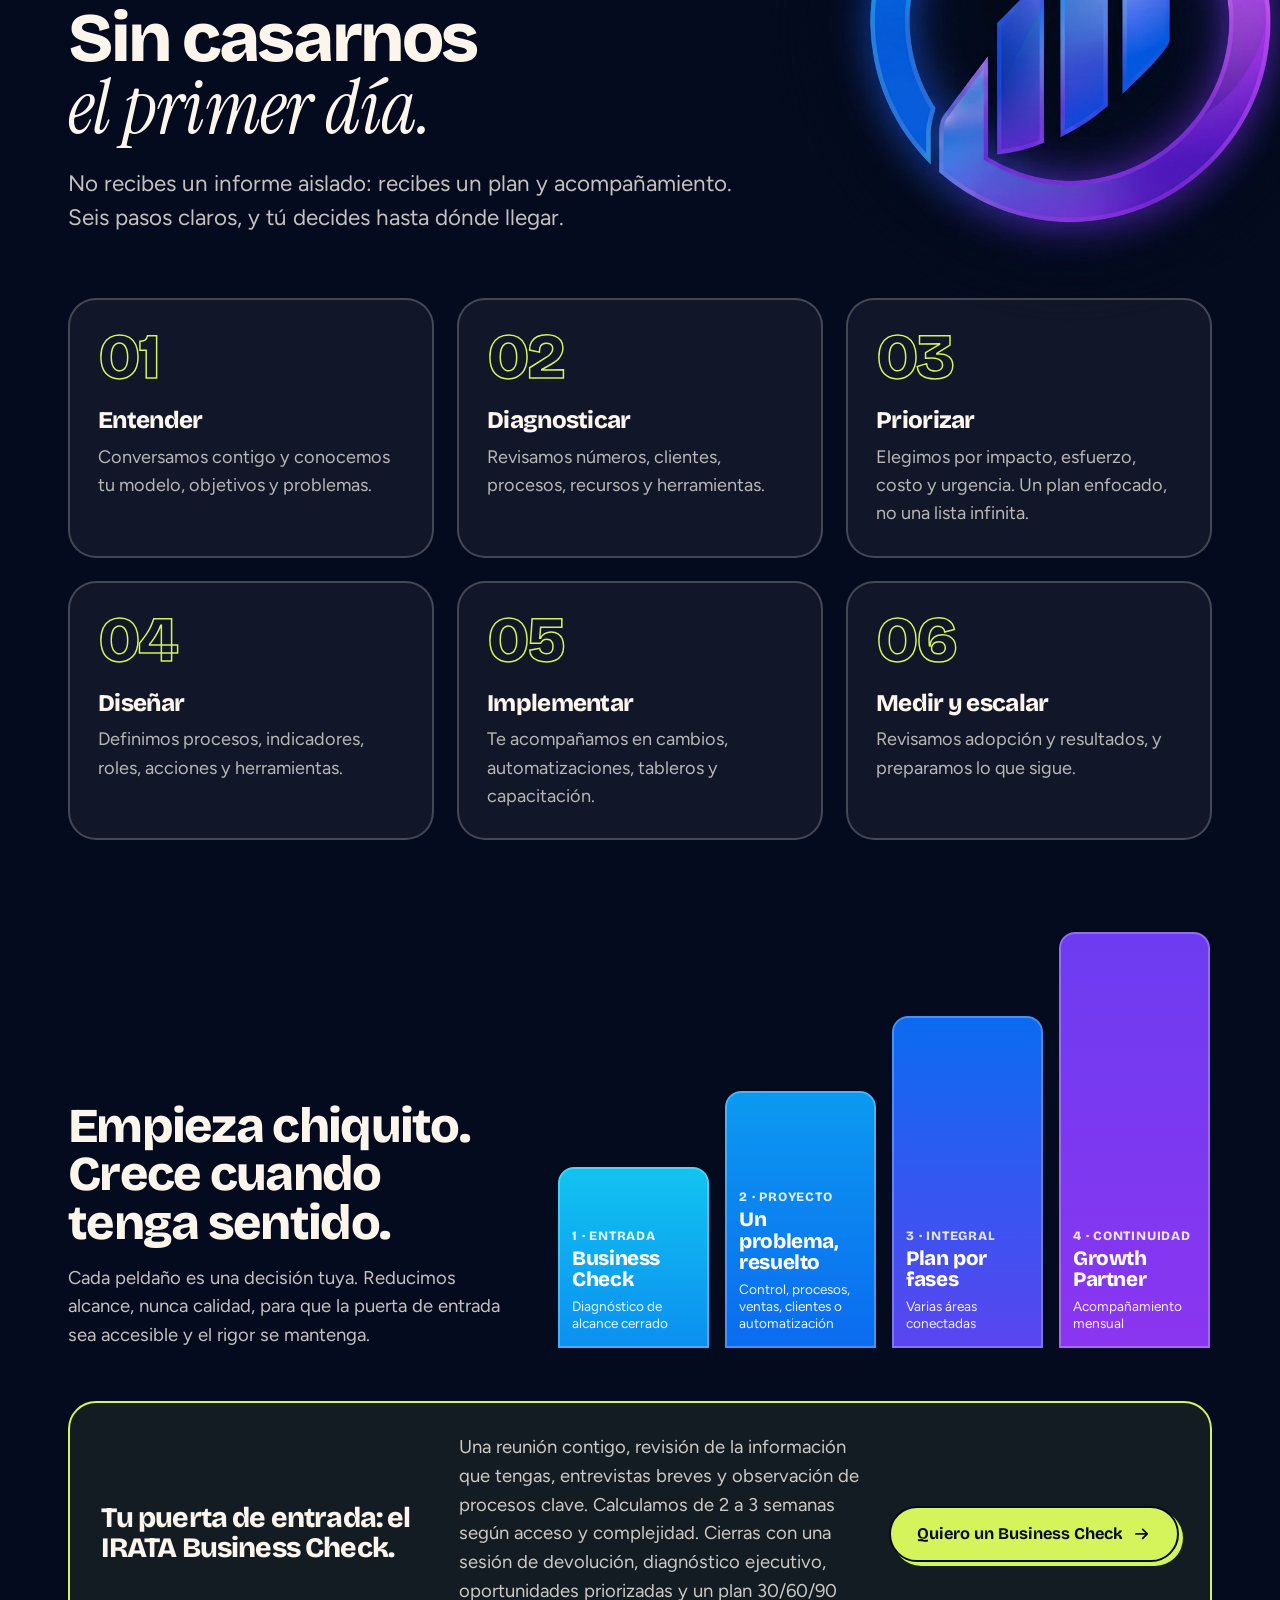
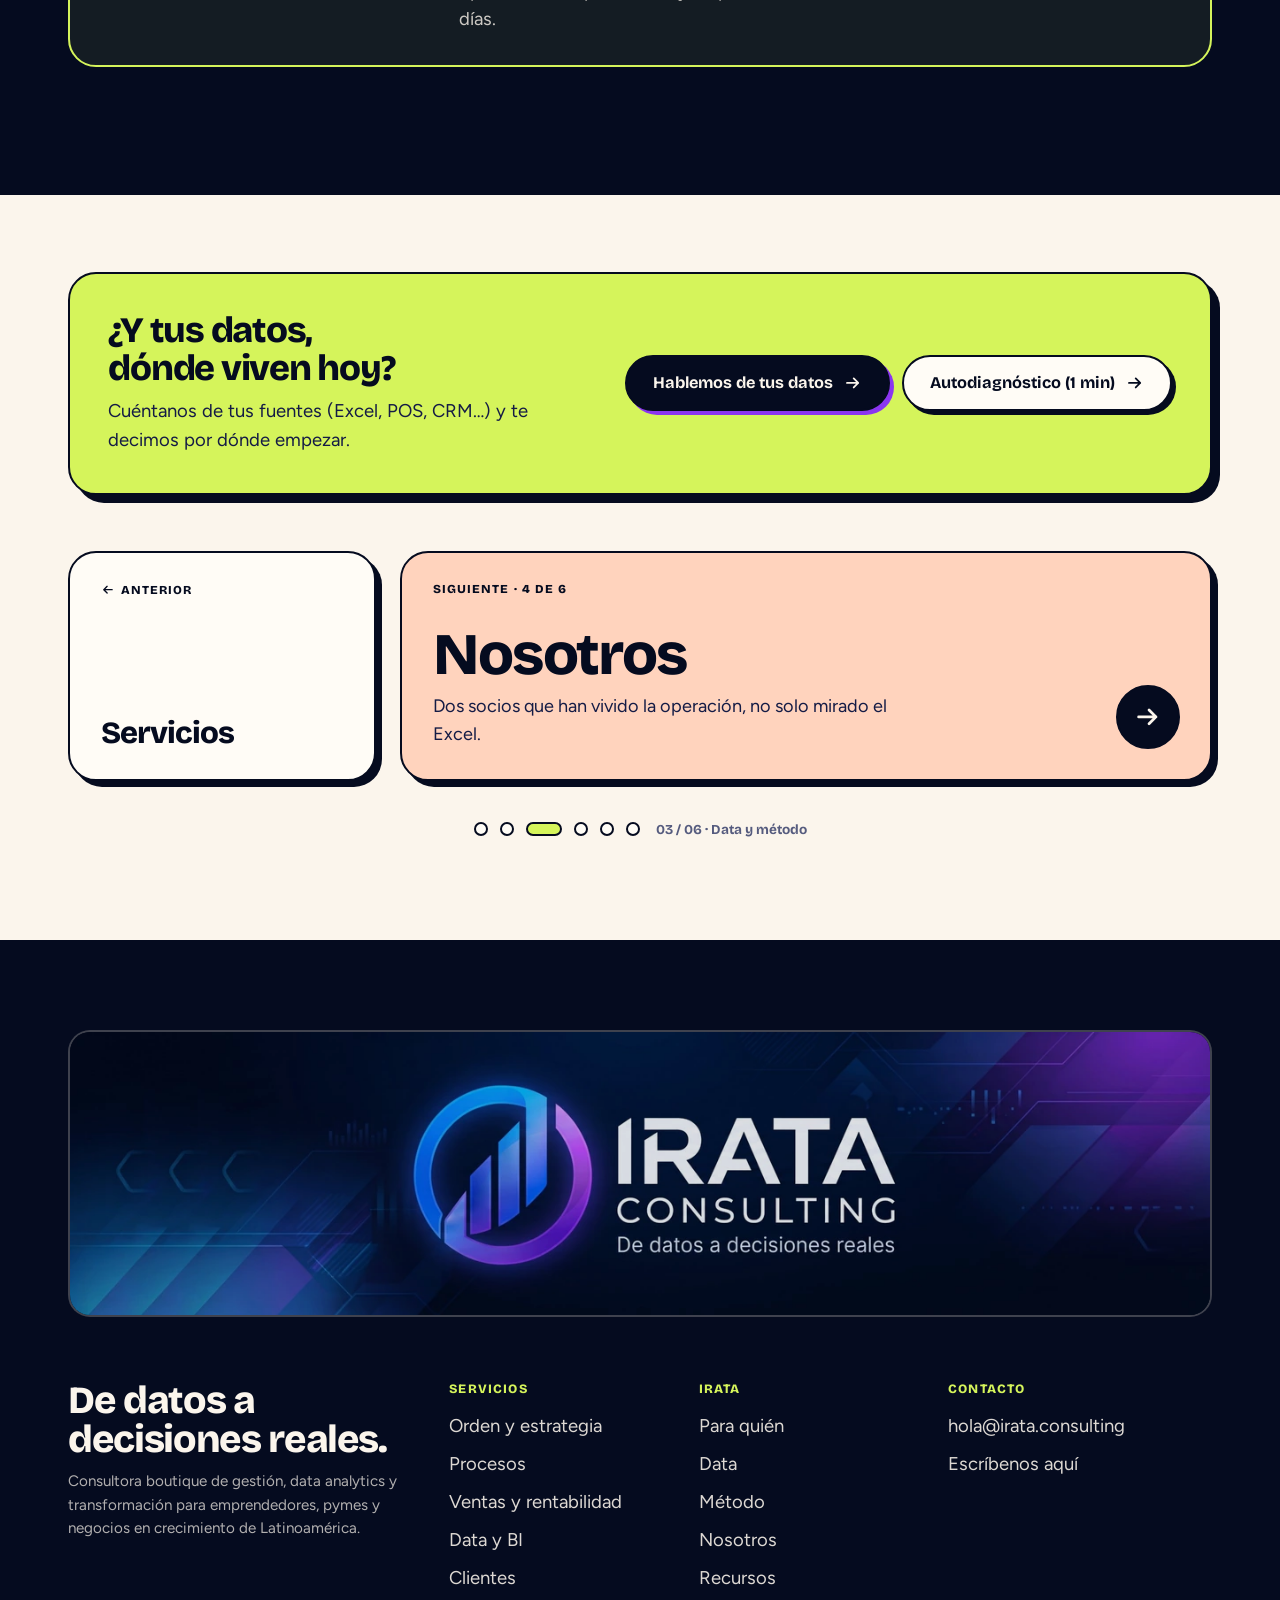
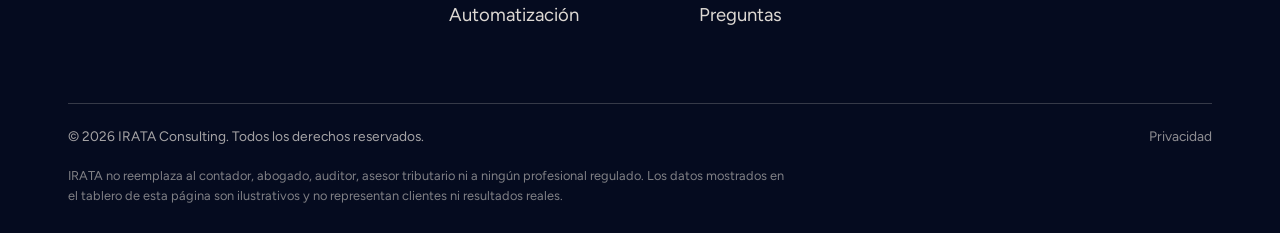
<file: data-y-metodo.html>
<!DOCTYPE html>
<html lang="es">
<head>
<meta charset="utf-8">
<meta name="viewport" content="width=device-width, initial-scale=1, viewport-fit=cover">
<script>document.documentElement.className+=' js'</script>

<title>Data y método — IRATA Consulting | Tecnología sin jerga, método sin casarte</title>
<meta name="description" content="SQL, BI y automatización explicados en lenguaje de negocio, y un método de seis pasos que empieza con un diagnóstico de alcance cerrado.">
<meta name="author" content="IRATA Consulting">
<meta name="theme-color" content="#FBF5EC">
<link rel="canonical" href="https://irata.consulting/data-y-metodo.html">

<meta property="og:type" content="website">
<meta property="og:locale" content="es_LA">
<meta property="og:site_name" content="IRATA Consulting">
<meta property="og:title" content="IRATA Consulting — Somos de datos. Y hablamos humano.">
<meta property="og:description" content="SQL, BI y automatización explicados en lenguaje de negocio, y un método de seis pasos que empieza con un diagnóstico de alcance cerrado.">
<meta property="og:url" content="https://irata.consulting/data-y-metodo.html">
<meta property="og:image" content="https://irata.consulting/assets/img/og-image.jpg">
<meta name="twitter:card" content="summary_large_image">

<link rel="icon" href="assets/img/favicon.ico" sizes="any">
<link rel="icon" type="image/png" sizes="32x32" href="assets/img/favicon-32.png">
<link rel="apple-touch-icon" href="assets/img/apple-touch-icon.png">

<link rel="preload" href="assets/fonts/bricolage-grotesque-latin-wght-normal.woff2" as="font" type="font/woff2" crossorigin>
<link rel="preload" href="assets/fonts/figtree-latin-wght-normal.woff2" as="font" type="font/woff2" crossorigin>
<link rel="stylesheet" href="assets/css/styles.css">

<script src="assets/js/config.js" defer></script>
<script src="assets/js/main.js" defer></script>

</head>

<body>
<!-- Íconos (sprite) -->
<svg width="0" height="0" style="position:absolute" aria-hidden="true" focusable="false">
  <symbol id="i-arrow" viewBox="0 0 24 24"><path d="M4 12h15M13 6l6 6-6 6"/></symbol>
  <symbol id="i-check" viewBox="0 0 24 24"><path d="M4.5 12.5l5 5L19.5 7"/></symbol>
  <symbol id="i-x" viewBox="0 0 24 24"><path d="M6 6l12 12M18 6L6 18"/></symbol>
  <symbol id="i-up" viewBox="0 0 24 24"><path d="M6 17L17 6M8 6h9v9"/></symbol>
  <symbol id="i-plus" viewBox="0 0 24 24"><path d="M12 5v14M5 12h14"/></symbol>
  <symbol id="i-mail" viewBox="0 0 24 24"><rect x="3" y="5" width="18" height="14" rx="2.5"/><path d="M3.5 7.5l8.5 6 8.5-6"/></symbol>
  <symbol id="i-chat" viewBox="0 0 24 24"><path d="M20 12a8 8 0 01-11.6 7.1L4 20l1-4.1A8 8 0 1120 12z"/></symbol>
  <symbol id="i-in" viewBox="0 0 24 24"><rect x="3" y="3" width="18" height="18" rx="3"/><path d="M8 11v6M8 7.5v.01M12 17v-6M12 13.5a2.5 2.5 0 015 0V17"/></symbol>
  <symbol id="i-clock" viewBox="0 0 24 24"><circle cx="12" cy="12" r="9"/><path d="M12 7v5l3 2"/></symbol>
  <symbol id="i-bars" viewBox="0 0 24 24"><path d="M6 20v-6M12 20V6M18 20v-9"/></symbol>
</svg>

<a class="skip" href="#main">Saltar al contenido</a>

<!-- ═════════════ NAV ═════════════ -->
<header class="nav">
  <div class="nav-in">
    <a class="brand-lock" href="index.html" aria-label="IRATA Consulting — inicio">
      <span class="brand">
        <picture>
          <source type="image/webp" srcset="assets/img/isotipo-claro-marca-128.webp 128w, assets/img/isotipo-claro-marca-256.webp 256w, assets/img/isotipo-claro-marca-384.webp 384w" sizes="52px">
          <img src="assets/img/isotipo-claro-marca-256.webp" width="256" height="256" alt="" decoding="async">
        </picture>
      </span>
      <span class="word"><img src="assets/img/wordmark-ink-360.webp" srcset="assets/img/wordmark-ink-240.webp 240w, assets/img/wordmark-ink-360.webp 360w, assets/img/wordmark-ink-480.webp 480w, assets/img/wordmark-ink-636.webp 636w" sizes="120px" width="636" height="247" alt="IRATA Consulting" decoding="async"></span>
    </a>
    <nav class="nav-links" aria-label="Principal">
      <a href="servicios.html">Servicios</a>
      <a href="data-y-metodo.html" aria-current="page" class="on">Data y método</a>
      <a href="nosotros.html">Nosotros</a>
      <a href="autodiagnostico.html">Autodiagnóstico</a>
    </nav>
    <a class="btn btn--ink btn--sm" href="contacto.html">Hablemos <svg class="i"><use href="#i-arrow"/></svg></a>
    <button class="burger" id="burger" aria-label="Abrir menú" aria-expanded="false" aria-controls="drawer"><span></span><span></span><span></span></button>
  </div>
</header>
<nav class="drawer" id="drawer" aria-label="Menú móvil">
  <a href="index.html">Inicio</a>
  <a href="servicios.html">Servicios</a>
  <a href="data-y-metodo.html" aria-current="page">Data y método</a>
  <a href="nosotros.html">Nosotros</a>
  <a href="autodiagnostico.html">Autodiagnóstico</a>
  <a class="btn btn--lime" href="contacto.html">Hablemos de tu negocio</a>
</nav>

<main id="main">

<section class="sec s-data" id="data">
  <div class="wrap">
    <div class="sec-head">
      <p class="eyebrow rv">Lo tech, sin la jerga</p>
      <h1 class="h-lg rv">Somos de datos. <em>Y hablamos humano.</em></h1>
      <p class="lead rv">Detrás de cada recomendación hay SQL, modelos y dashboards. Pero a ti te llega lo que importa: qué está pasando y qué hacer. Juega con este mini tablero de ejemplo.</p>
    </div>

    <div class="data-grid">
      <div class="dash card rv" aria-label="Mini tablero interactivo de ejemplo">
        <div class="dash-bar"><i></i><i></i><i></i><span>tablero-ejemplo · irata</span><em class="demo">Datos de ejemplo</em></div>
        <div class="dash-tabs" role="tablist" aria-label="Vista del tablero">
          <button role="tab" aria-selected="true" data-view="ventas">Ventas vs. utilidad</button>
          <button role="tab" aria-selected="false" tabindex="-1" data-view="clientes">Clientes que vuelven</button>
          <button role="tab" aria-selected="false" tabindex="-1" data-view="tiempo">Dónde se va el tiempo</button>
        </div>
        <div class="kpis" id="kpis" aria-live="polite"></div>
        <div class="chart" id="chart" role="img" aria-label="Gráfico de ejemplo"></div>
        <p class="insight" id="insight"></p>
      </div>

      <div class="stack-col">
        <div class="code card rv" style="--d:.08s">
          <div class="code-bar"><i></i><i></i><i></i><span>segmentacion_rfm.sql</span></div>
<pre aria-label="Ejemplo de consulta SQL para segmentar clientes por recencia, frecuencia y valor"><code><span class="c">-- ¿Quiénes son tus mejores clientes?</span>
<span class="k">SELECT</span> cliente_id,
       <span class="k">DATEDIFF</span>(day, <span class="k">MAX</span>(fecha),
                <span class="k">CURRENT_DATE</span>) <span class="k">AS</span> recencia,
       <span class="k">COUNT</span>(*)   <span class="k">AS</span> frecuencia,
       <span class="k">SUM</span>(valor) <span class="k">AS</span> valor_total
<span class="k">FROM</span>   ventas
<span class="k">GROUP BY</span> cliente_id;</code></pre>
          <p class="code-cap">Así se ve por dentro una segmentación RFM. Tú recibes los segmentos y qué hacer con cada uno.</p>
        </div>

        <div class="card stack rv" style="--d:.14s">
          <h3>Con qué trabajamos</h3>
          <ul class="tags">
            <li>SQL</li><li>Amazon Redshift</li><li>Power BI</li><li>Tableau</li><li>Excel y hojas de cálculo</li><li>Integración con Salesforce y CRM</li><li>Automatización y APIs</li><li>IA aplicada</li>
          </ul>
          <p>Elegimos herramientas según tu presupuesto y madurez. La mejor es la que tu equipo va a usar.</p>
        </div>
      </div>
    </div>
  </div>
</section>

<section class="sec s-method on-dark" id="metodo">
  <div class="iso-dark" aria-hidden="true">
    <picture>
      <source type="image/webp" srcset="assets/img/isotipo-oscuro-512.webp 512w, assets/img/isotipo-oscuro-1024.webp 1024w, assets/img/isotipo-oscuro-1536.webp 1536w, assets/img/isotipo-oscuro-2048.webp 2048w" sizes="(max-width:1060px) 90vw, 640px">
      <img src="assets/img/isotipo-oscuro-original.jpg" width="2048" height="2048" alt="" loading="lazy" decoding="async">
    </picture>
  </div>
  <div class="wrap">
    <div class="sec-head">
      <p class="eyebrow rv">Cómo trabajamos</p>
      <h2 class="h-lg rv">Sin casarnos <em>el primer día.</em></h2>
      <p class="lead rv">No recibes un informe aislado: recibes un plan y acompañamiento. Seis pasos claros, y tú decides hasta dónde llegar.</p>
    </div>

    <ol class="steps">
      <li class="step rv"><b>01</b><h3>Entender</h3><p>Conversamos contigo y conocemos tu modelo, objetivos y problemas.</p></li>
      <li class="step rv" style="--d:.05s"><b>02</b><h3>Diagnosticar</h3><p>Revisamos números, clientes, procesos, recursos y herramientas.</p></li>
      <li class="step rv" style="--d:.1s"><b>03</b><h3>Priorizar</h3><p>Elegimos por impacto, esfuerzo, costo y urgencia. Un plan enfocado, no una lista infinita.</p></li>
      <li class="step rv"><b>04</b><h3>Diseñar</h3><p>Definimos procesos, indicadores, roles, acciones y herramientas.</p></li>
      <li class="step rv" style="--d:.05s"><b>05</b><h3>Implementar</h3><p>Te acompañamos en cambios, automatizaciones, tableros y capacitación.</p></li>
      <li class="step rv" style="--d:.1s"><b>06</b><h3>Medir y escalar</h3><p>Revisamos adopción y resultados, y preparamos lo que sigue.</p></li>
    </ol>

    <div class="ladder-wrap">
      <div class="rv">
        <h3>Empieza chiquito. Crece cuando tenga sentido.</h3>
        <p>Cada peldaño es una decisión tuya. Reducimos alcance, nunca calidad, para que la puerta de entrada sea accesible y el rigor se mantenga.</p>
      </div>
      <div class="ladder rv" style="--d:.1s" role="list">
        <div class="rung" role="listitem"><i>1 · Entrada</i><b>Business Check</b><span>Diagnóstico de alcance cerrado</span></div>
        <div class="rung" role="listitem"><i>2 · Proyecto</i><b>Un problema, resuelto</b><span>Control, procesos, ventas, clientes o automatización</span></div>
        <div class="rung" role="listitem"><i>3 · Integral</i><b>Plan por fases</b><span>Varias áreas conectadas</span></div>
        <div class="rung" role="listitem"><i>4 · Continuidad</i><b>Growth Partner</b><span>Acompañamiento mensual</span></div>
      </div>
    </div>

    <div class="note-check rv">
      <h3>Tu puerta de entrada: el IRATA Business Check.</h3>
      <p>Una reunión contigo, revisión de la información que tengas, entrevistas breves y observación de procesos clave. Calculamos de 2 a 3 semanas según acceso y complejidad. Cierras con una sesión de devolución, diagnóstico ejecutivo, oportunidades priorizadas y un plan 30/60/90 días.</p>
      <a class="btn btn--lime" href="contacto.html?area=orden" data-pre="orden">Quiero un Business Check <svg class="i"><use href="#i-arrow"/></svg></a>
    </div>
  </div>
</section>

<!-- ═════════════ CIERRE ═════════════ -->
<section class="endcap" aria-label="Seguir navegando">
  <div class="wrap">
    <div class="cta-strip rv">
      <div class="t"><h3>¿Y tus datos, dónde viven hoy?</h3><p>Cuéntanos de tus fuentes (Excel, POS, CRM…) y te decimos por dónde empezar.</p></div>
      <div class="acts"><a class="btn btn--ink" href="contacto.html">Hablemos de tus datos <svg class="i"><use href="#i-arrow"/></svg></a><a class="btn" href="autodiagnostico.html">Autodiagnóstico (1 min) <svg class="i"><use href="#i-arrow"/></svg></a></div>
    </div>
    <nav class="pager rv" aria-label="Navegación entre páginas">
      <a class="pg pg--prev" href="servicios.html" rel="prev"><span class="pg-k"><svg class="i"><use href="#i-arrow"/></svg> Anterior</span><b>Servicios</b></a>
      <a class="pg pg--next" href="nosotros.html" rel="next" style="--pg:var(--peach)"><span class="pg-k">Siguiente · 4 de 6</span><b>Nosotros</b><span class="pg-d">Dos socios que han vivido la operación, no solo mirado el Excel.</span><span class="pg-ar" aria-hidden="true"><svg class="i"><use href="#i-arrow"/></svg></span></a>
    </nav>
    <nav class="trail" aria-label="Páginas del sitio">
      <ol><li><a href="index.html" aria-label="Inicio" title="Inicio"></a></li><li><a href="servicios.html" aria-label="Servicios" title="Servicios"></a></li><li><a href="data-y-metodo.html" aria-label="Data y método" title="Data y método" aria-current="page"></a></li><li><a href="nosotros.html" aria-label="Nosotros" title="Nosotros"></a></li><li><a href="autodiagnostico.html" aria-label="Autodiagnóstico" title="Autodiagnóstico"></a></li><li><a href="contacto.html" aria-label="Contacto" title="Contacto"></a></li></ol>
      <span>03 / 06 · Data y método</span>
    </nav>
  </div>
</section>
</main>

<!-- ═════════════ FOOTER ═════════════ -->
<footer class="sitefoot on-dark">
  <div class="wrap">
    <a class="logo-banner" href="index.html" aria-label="IRATA Consulting — De datos a decisiones reales. Ir al inicio">
      <picture>
        <source type="image/webp" srcset="assets/img/logo-completo-640.webp 640w, assets/img/logo-completo-1288.webp 1288w, assets/img/logo-completo-1932.webp 1932w, assets/img/logo-completo-2576.webp 2576w" sizes="(max-width:1440px) 100vw, 1440px">
        <img src="assets/img/logo-completo-original.jpg" width="2576" height="639" alt="IRATA Consulting — De datos a decisiones reales" loading="lazy" decoding="async">
      </picture>
    </a>

    <div class="foot-grid">
      <div>
        <p class="foot-tag">De datos a decisiones reales.</p>
        <p class="foot-desc">Consultora boutique de gestión, data analytics y transformación para emprendedores, pymes y negocios en crecimiento de Latinoamérica.</p>
      </div>
      <div>
        <h4>Servicios</h4>
        <ul><li><a href="servicios.html?s=orden">Orden y estrategia</a></li><li><a href="servicios.html?s=procesos">Procesos</a></li><li><a href="servicios.html?s=ventas">Ventas y rentabilidad</a></li><li><a href="servicios.html?s=datos">Data y BI</a></li><li><a href="servicios.html?s=clientes">Clientes</a></li><li><a href="servicios.html?s=tecnologia">Automatización</a></li></ul>
      </div>
      <div>
        <h4>IRATA</h4>
        <ul><li><a href="servicios.html#para-quien">Para quién</a></li><li><a href="data-y-metodo.html">Data</a></li><li><a href="#metodo">Método</a></li><li><a href="nosotros.html">Nosotros</a></li><li><a href="autodiagnostico.html#recursos">Recursos</a></li><li><a href="contacto.html#faq">Preguntas</a></li></ul>
      </div>
      <div>
        <h4>Contacto</h4>
        <ul>
          <li><a href="mailto:hola@irata.consulting" data-email>hola@irata.consulting</a></li>
          <li data-social="linkedin" hidden><a href="#" target="_blank" rel="noopener">LinkedIn</a></li>
          <li data-social="instagram" hidden><a href="#" target="_blank" rel="noopener">Instagram</a></li>
          <li><a href="contacto.html">Escríbenos aquí</a></li>
        </ul>
      </div>
    </div>

    <div class="foot-bottom">
      <span>© 2026 IRATA Consulting. Todos los derechos reservados.</span>
      <span><a href="privacidad.html">Privacidad</a></span>
    </div>
    <p class="legal">IRATA no reemplaza al contador, abogado, auditor, asesor tributario ni a ningún profesional regulado. Los datos mostrados en el tablero de esta página son ilustrativos y no representan clientes ni resultados reales.</p>
  </div>
</footer>

</body>
</html>
</file>
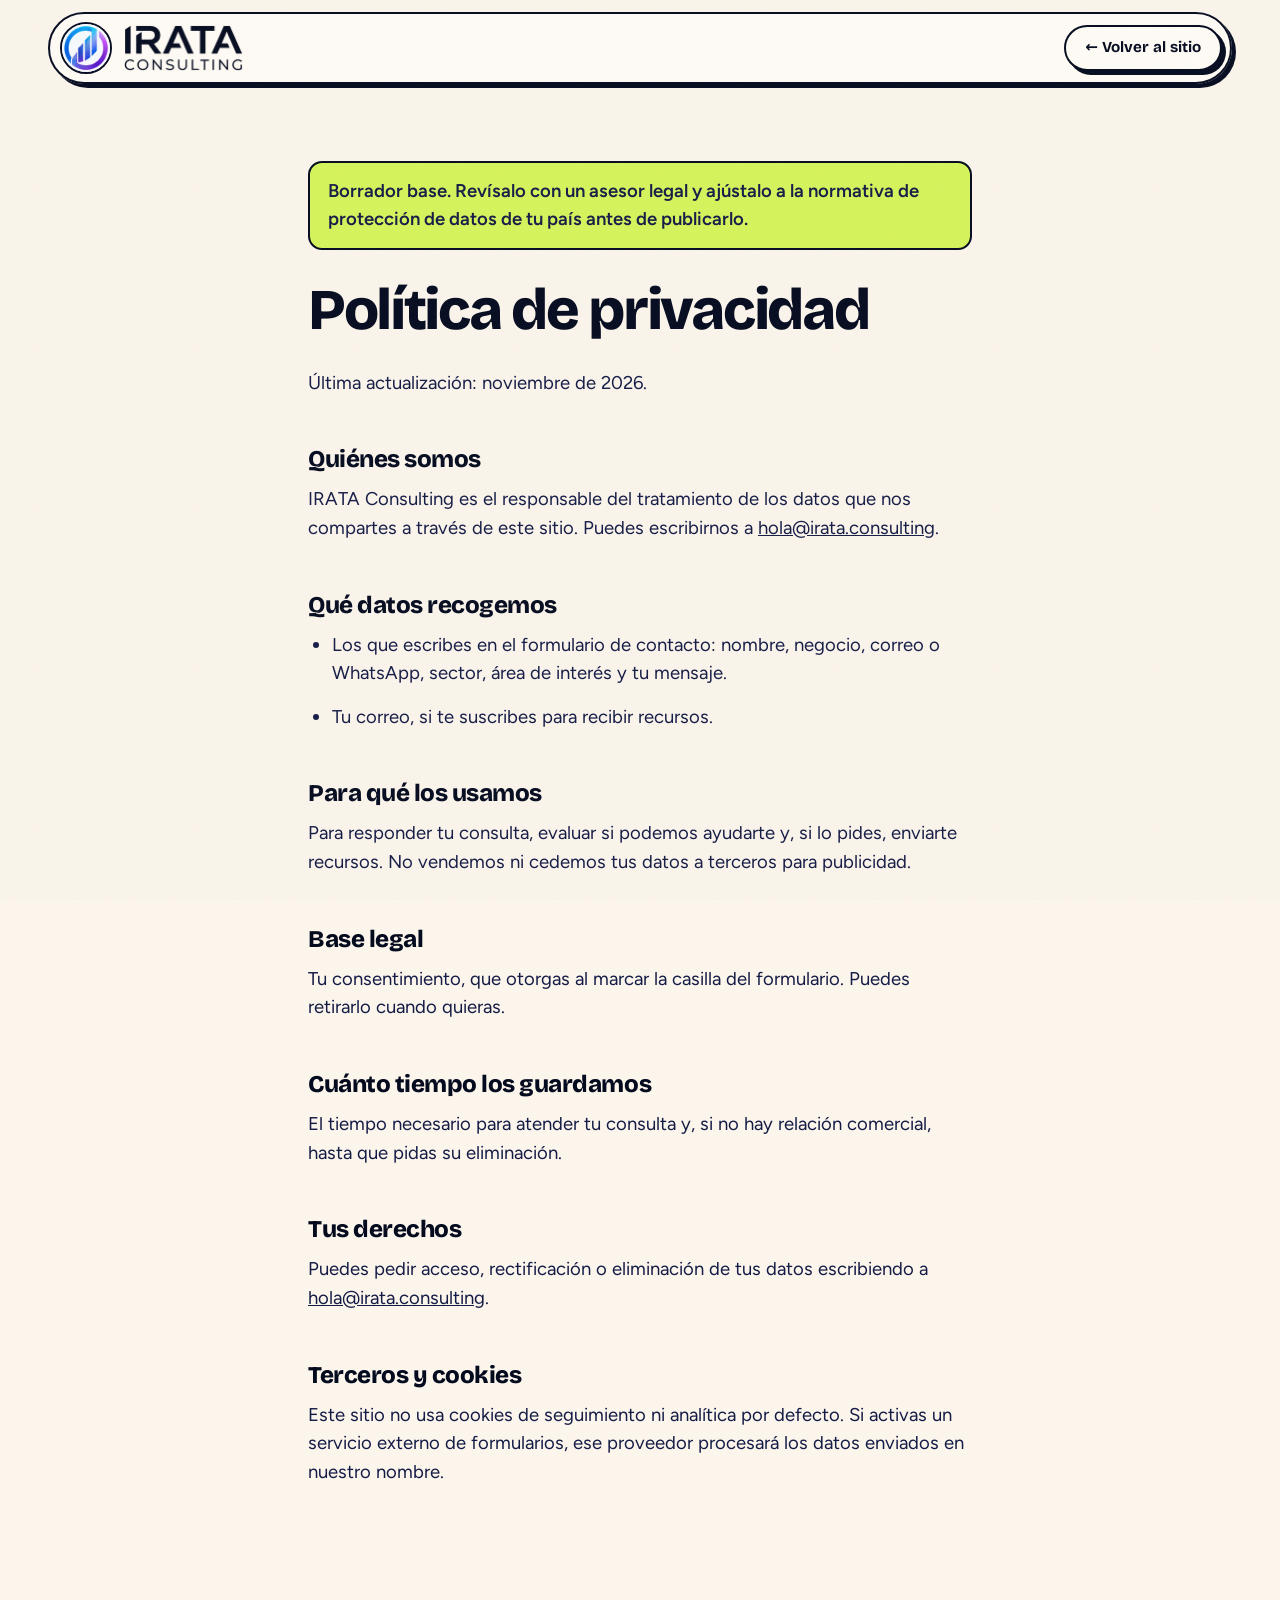
<file: privacidad.html>
<!DOCTYPE html>
<html lang="es">
<head>
<meta charset="utf-8"><meta name="viewport" content="width=device-width, initial-scale=1">
<title>Política de privacidad — IRATA Consulting</title>
<meta name="robots" content="noindex">
<link rel="icon" href="assets/img/favicon.ico" sizes="any">
<link rel="stylesheet" href="assets/css/styles.css">
</head>
<body>
<header class="nav"><div class="nav-in">
  <a class="brand-lock" href="index.html" aria-label="IRATA Consulting — inicio"><span class="brand"><img src="assets/img/isotipo-claro-marca-256.webp" width="256" height="256" alt=""></span><span class="word"><img src="assets/img/wordmark-ink-360.webp" srcset="assets/img/wordmark-ink-240.webp 240w, assets/img/wordmark-ink-360.webp 360w, assets/img/wordmark-ink-480.webp 480w, assets/img/wordmark-ink-636.webp 636w" sizes="120px" width="636" height="247" alt="IRATA Consulting" decoding="async"></span></a>
  <a class="btn btn--sm" style="margin-left:auto" href="index.html">← Volver al sitio</a>
</div></header>
<main class="doc">
  <p class="warn">Borrador base. Revísalo con un asesor legal y ajústalo a la normativa de protección de datos de tu país antes de publicarlo.</p>
  <h1>Política de privacidad</h1>
  <p>Última actualización: noviembre de 2026.</p>
  <h2>Quiénes somos</h2>
  <p>IRATA Consulting es el responsable del tratamiento de los datos que nos compartes a través de este sitio. Puedes escribirnos a <a href="mailto:hola@irata.consulting">hola@irata.consulting</a>.</p>
  <h2>Qué datos recogemos</h2>
  <ul><li>Los que escribes en el formulario de contacto: nombre, negocio, correo o WhatsApp, sector, área de interés y tu mensaje.</li><li>Tu correo, si te suscribes para recibir recursos.</li></ul>
  <h2>Para qué los usamos</h2>
  <p>Para responder tu consulta, evaluar si podemos ayudarte y, si lo pides, enviarte recursos. No vendemos ni cedemos tus datos a terceros para publicidad.</p>
  <h2>Base legal</h2>
  <p>Tu consentimiento, que otorgas al marcar la casilla del formulario. Puedes retirarlo cuando quieras.</p>
  <h2>Cuánto tiempo los guardamos</h2>
  <p>El tiempo necesario para atender tu consulta y, si no hay relación comercial, hasta que pidas su eliminación.</p>
  <h2>Tus derechos</h2>
  <p>Puedes pedir acceso, rectificación o eliminación de tus datos escribiendo a <a href="mailto:hola@irata.consulting">hola@irata.consulting</a>.</p>
  <h2>Terceros y cookies</h2>
  <p>Este sitio no usa cookies de seguimiento ni analítica por defecto. Si activas un servicio externo de formularios, ese proveedor procesará los datos enviados en nuestro nombre.</p>
</main>
</body>
</html>
</file>
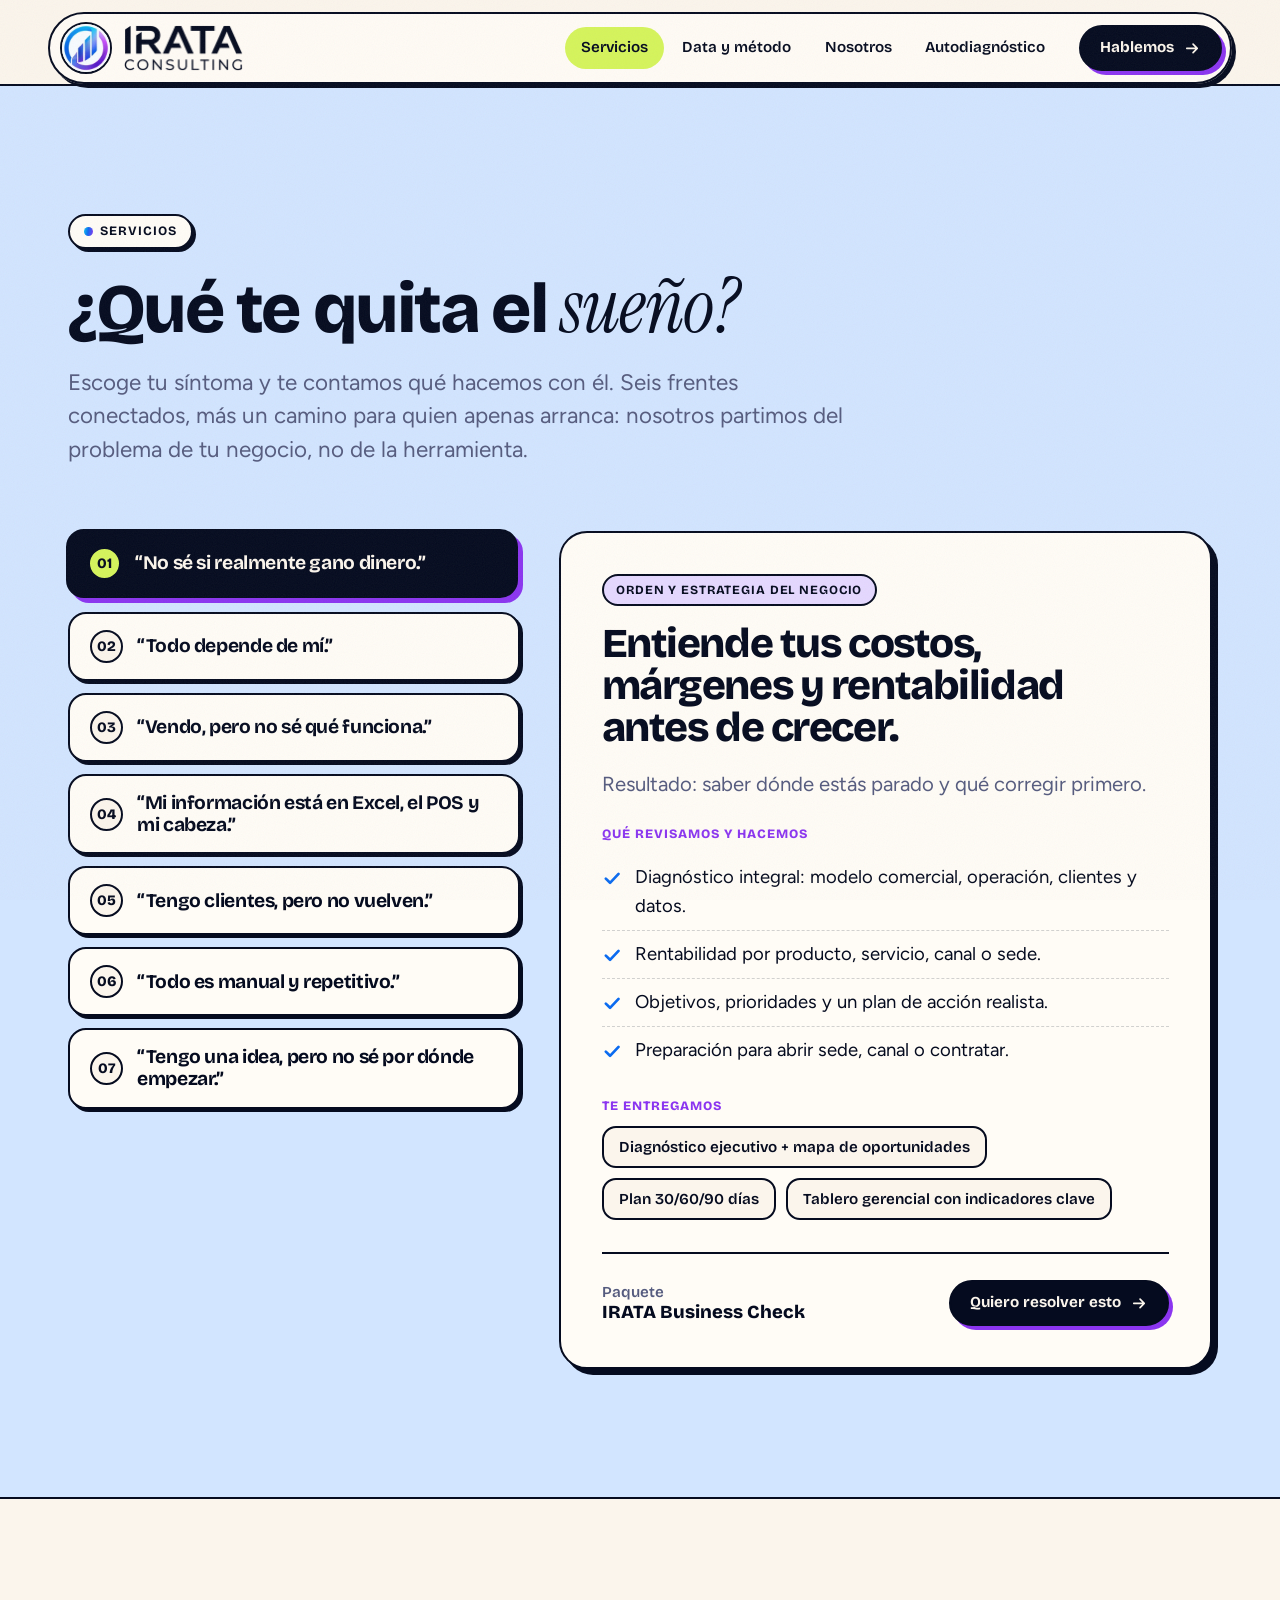
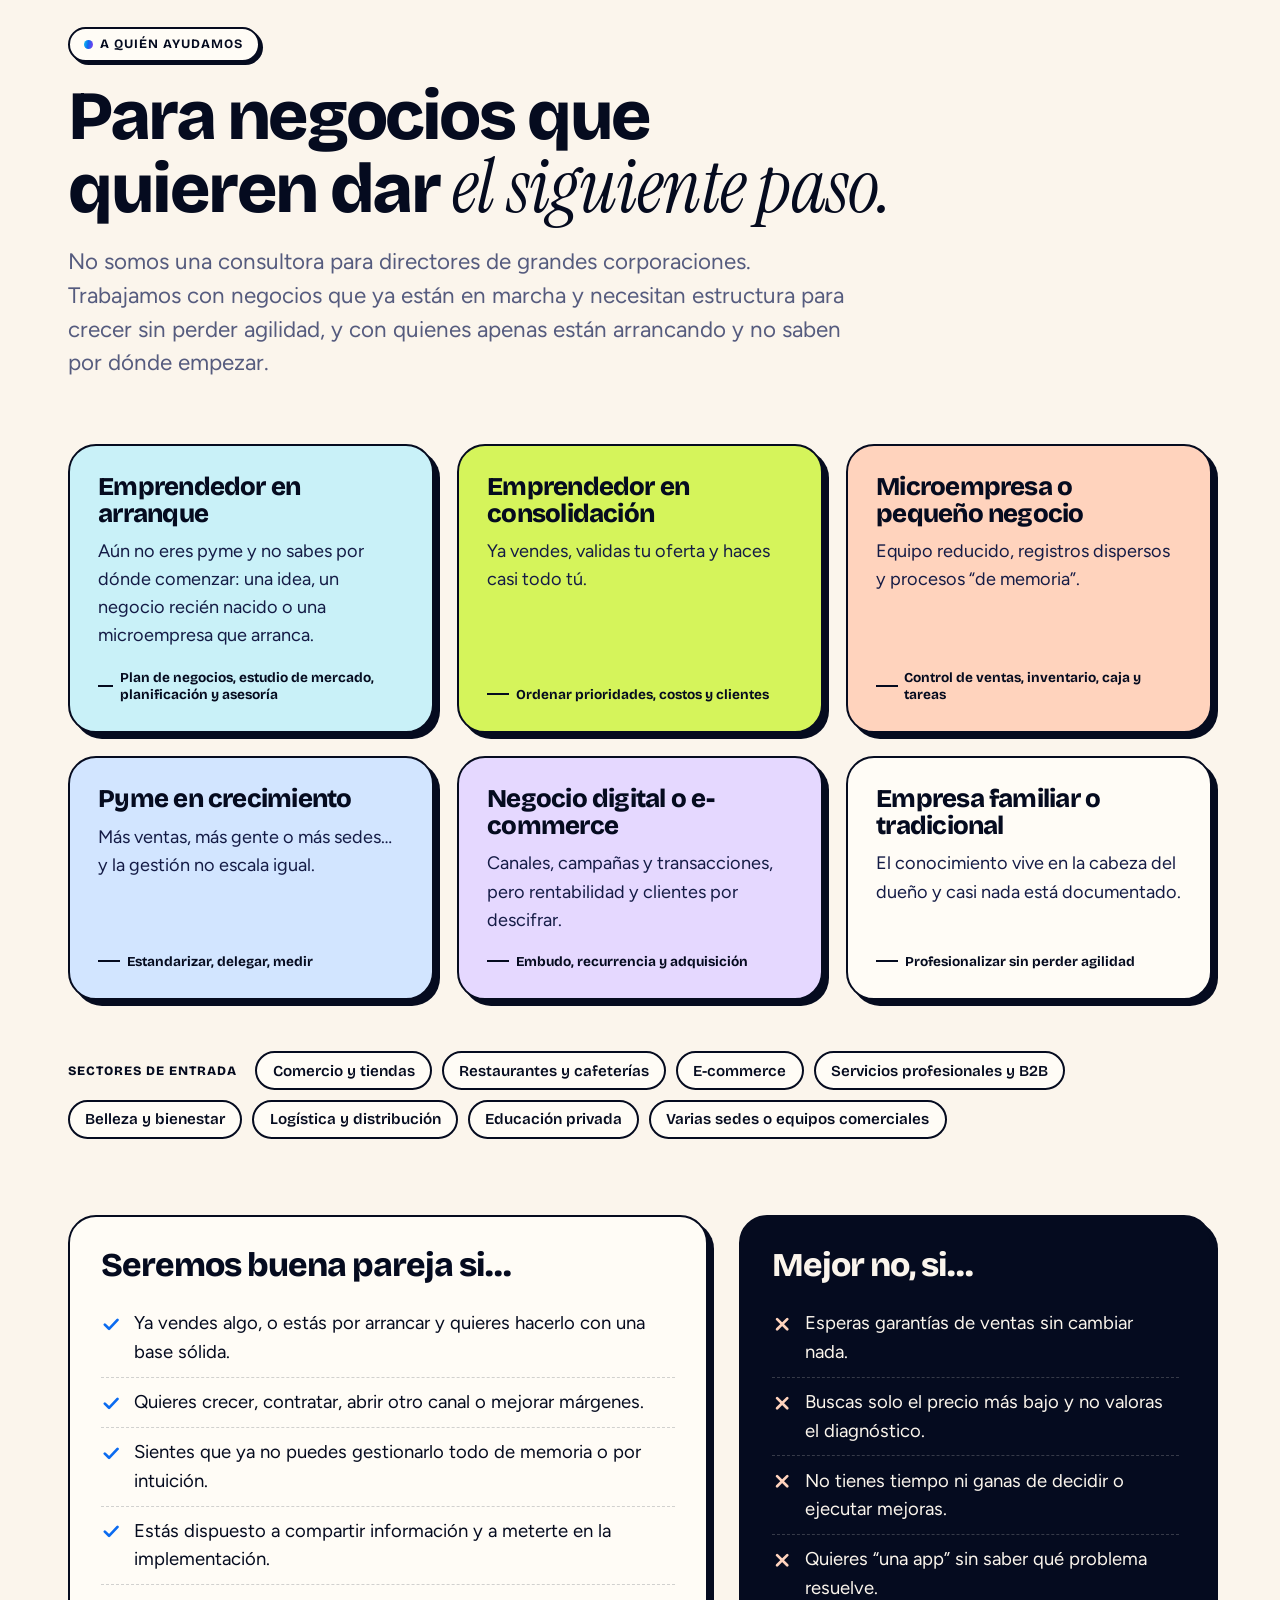
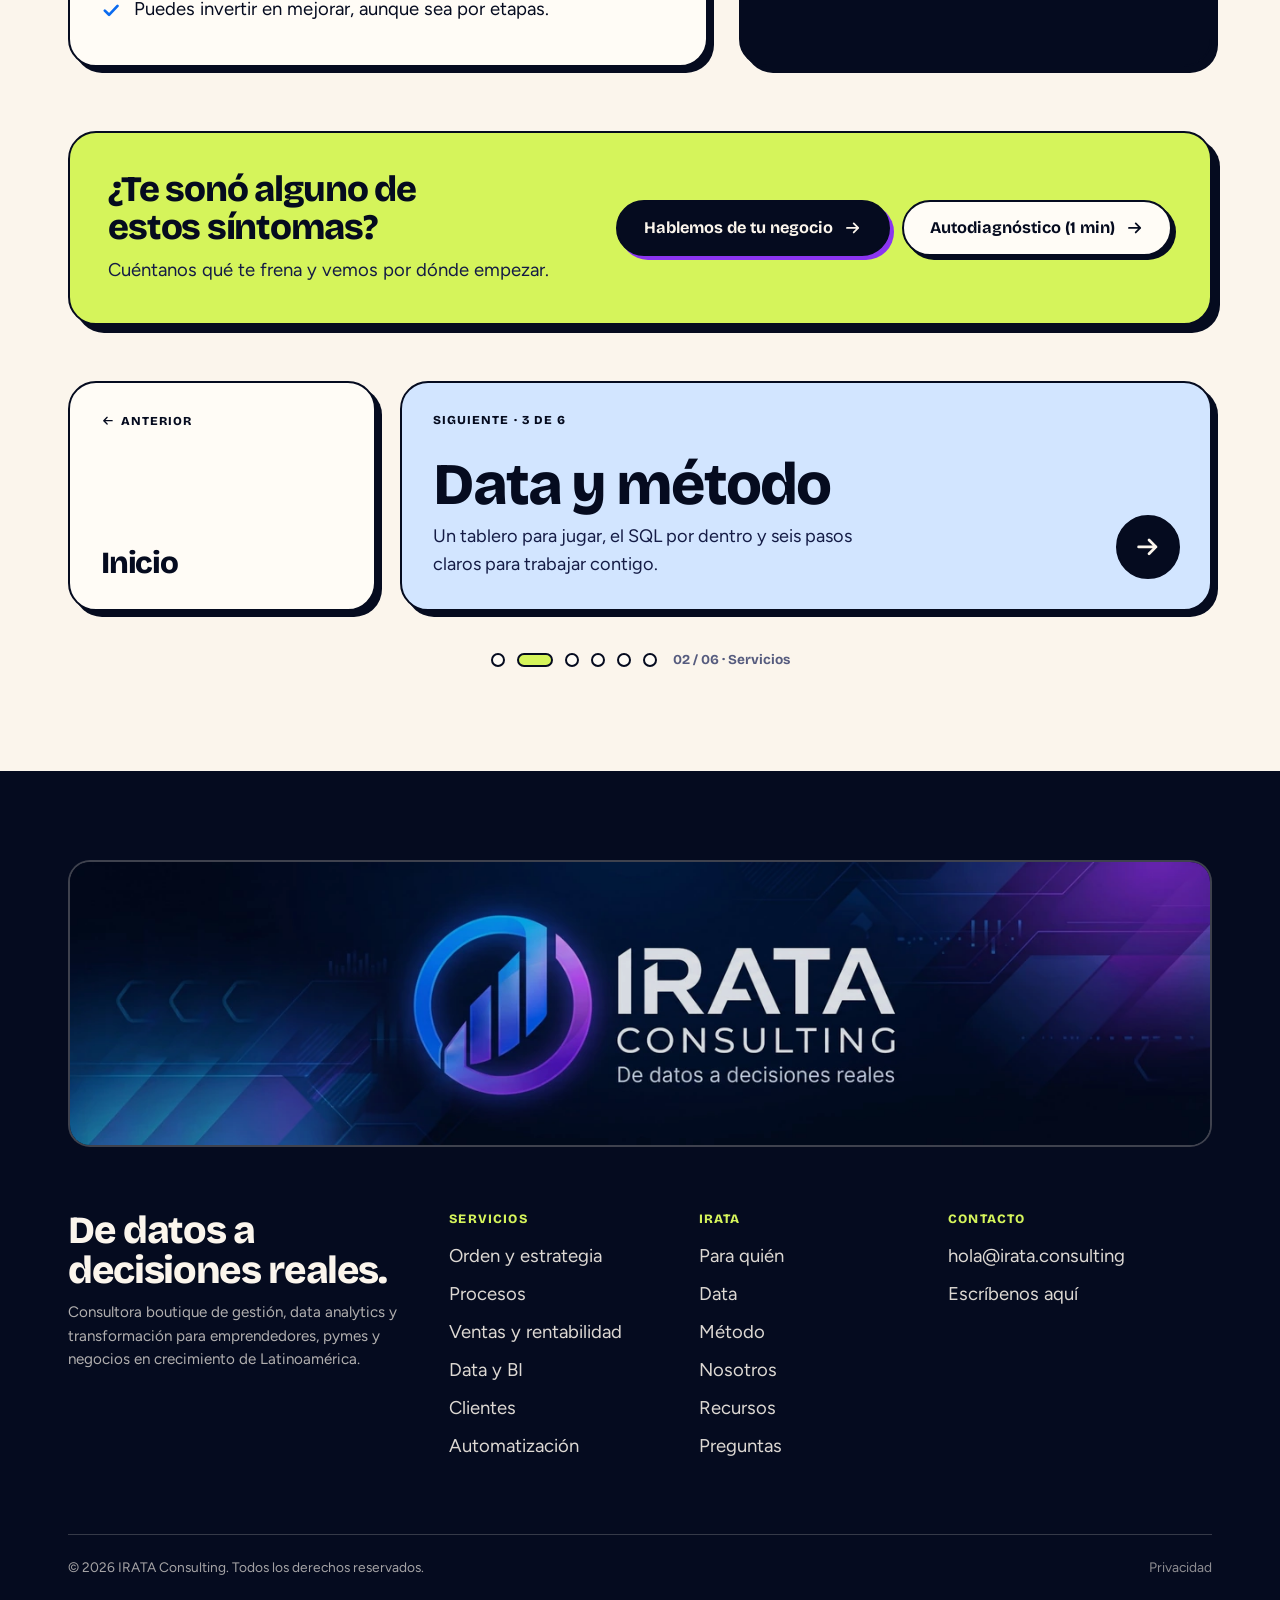
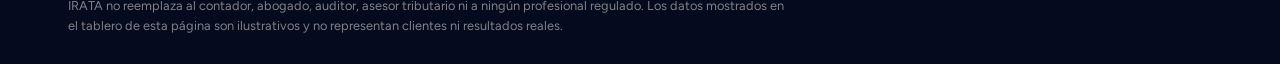
<file: servicios.html>
<!DOCTYPE html>
<html lang="es">
<head>
<meta charset="utf-8">
<meta name="viewport" content="width=device-width, initial-scale=1, viewport-fit=cover">
<script>document.documentElement.className+=' js'</script>

<title>Servicios — IRATA Consulting | Seis frentes para ordenar y hacer crecer tu negocio</title>
<meta name="description" content="Orden y estrategia, procesos, ventas, datos, clientes y automatización. Escoge tu síntoma y mira qué hacemos con él. Para emprendedores y pymes.">
<meta name="author" content="IRATA Consulting">
<meta name="theme-color" content="#FBF5EC">
<link rel="canonical" href="https://irata.consulting/servicios.html">

<meta property="og:type" content="website">
<meta property="og:locale" content="es_LA">
<meta property="og:site_name" content="IRATA Consulting">
<meta property="og:title" content="IRATA Consulting — Servicios para negocios con ganas de crecer">
<meta property="og:description" content="Orden y estrategia, procesos, ventas, datos, clientes y automatización. Escoge tu síntoma y mira qué hacemos con él. Para emprendedores y pymes.">
<meta property="og:url" content="https://irata.consulting/servicios.html">
<meta property="og:image" content="https://irata.consulting/assets/img/og-image.jpg">
<meta name="twitter:card" content="summary_large_image">

<link rel="icon" href="assets/img/favicon.ico" sizes="any">
<link rel="icon" type="image/png" sizes="32x32" href="assets/img/favicon-32.png">
<link rel="apple-touch-icon" href="assets/img/apple-touch-icon.png">

<link rel="preload" href="assets/fonts/bricolage-grotesque-latin-wght-normal.woff2" as="font" type="font/woff2" crossorigin>
<link rel="preload" href="assets/fonts/figtree-latin-wght-normal.woff2" as="font" type="font/woff2" crossorigin>
<link rel="stylesheet" href="assets/css/styles.css">

<script src="assets/js/config.js" defer></script>
<script src="assets/js/main.js" defer></script>

</head>

<body>
<!-- Íconos (sprite) -->
<svg width="0" height="0" style="position:absolute" aria-hidden="true" focusable="false">
  <symbol id="i-arrow" viewBox="0 0 24 24"><path d="M4 12h15M13 6l6 6-6 6"/></symbol>
  <symbol id="i-check" viewBox="0 0 24 24"><path d="M4.5 12.5l5 5L19.5 7"/></symbol>
  <symbol id="i-x" viewBox="0 0 24 24"><path d="M6 6l12 12M18 6L6 18"/></symbol>
  <symbol id="i-up" viewBox="0 0 24 24"><path d="M6 17L17 6M8 6h9v9"/></symbol>
  <symbol id="i-plus" viewBox="0 0 24 24"><path d="M12 5v14M5 12h14"/></symbol>
  <symbol id="i-mail" viewBox="0 0 24 24"><rect x="3" y="5" width="18" height="14" rx="2.5"/><path d="M3.5 7.5l8.5 6 8.5-6"/></symbol>
  <symbol id="i-chat" viewBox="0 0 24 24"><path d="M20 12a8 8 0 01-11.6 7.1L4 20l1-4.1A8 8 0 1120 12z"/></symbol>
  <symbol id="i-in" viewBox="0 0 24 24"><rect x="3" y="3" width="18" height="18" rx="3"/><path d="M8 11v6M8 7.5v.01M12 17v-6M12 13.5a2.5 2.5 0 015 0V17"/></symbol>
  <symbol id="i-clock" viewBox="0 0 24 24"><circle cx="12" cy="12" r="9"/><path d="M12 7v5l3 2"/></symbol>
  <symbol id="i-bars" viewBox="0 0 24 24"><path d="M6 20v-6M12 20V6M18 20v-9"/></symbol>
</svg>

<a class="skip" href="#main">Saltar al contenido</a>

<!-- ═════════════ NAV ═════════════ -->
<header class="nav">
  <div class="nav-in">
    <a class="brand-lock" href="index.html" aria-label="IRATA Consulting — inicio">
      <span class="brand">
        <picture>
          <source type="image/webp" srcset="assets/img/isotipo-claro-marca-128.webp 128w, assets/img/isotipo-claro-marca-256.webp 256w, assets/img/isotipo-claro-marca-384.webp 384w" sizes="52px">
          <img src="assets/img/isotipo-claro-marca-256.webp" width="256" height="256" alt="" decoding="async">
        </picture>
      </span>
      <span class="word"><img src="assets/img/wordmark-ink-360.webp" srcset="assets/img/wordmark-ink-240.webp 240w, assets/img/wordmark-ink-360.webp 360w, assets/img/wordmark-ink-480.webp 480w, assets/img/wordmark-ink-636.webp 636w" sizes="120px" width="636" height="247" alt="IRATA Consulting" decoding="async"></span>
    </a>
    <nav class="nav-links" aria-label="Principal">
      <a href="servicios.html" aria-current="page" class="on">Servicios</a>
      <a href="data-y-metodo.html">Data y método</a>
      <a href="nosotros.html">Nosotros</a>
      <a href="autodiagnostico.html">Autodiagnóstico</a>
    </nav>
    <a class="btn btn--ink btn--sm" href="contacto.html">Hablemos <svg class="i"><use href="#i-arrow"/></svg></a>
    <button class="burger" id="burger" aria-label="Abrir menú" aria-expanded="false" aria-controls="drawer"><span></span><span></span><span></span></button>
  </div>
</header>
<nav class="drawer" id="drawer" aria-label="Menú móvil">
  <a href="index.html">Inicio</a>
  <a href="servicios.html" aria-current="page">Servicios</a>
  <a href="data-y-metodo.html">Data y método</a>
  <a href="nosotros.html">Nosotros</a>
  <a href="autodiagnostico.html">Autodiagnóstico</a>
  <a class="btn btn--lime" href="contacto.html">Hablemos de tu negocio</a>
</nav>

<main id="main">

<section class="sec s-services" id="servicios">
  <div class="wrap">
    <div class="sec-head">
      <p class="eyebrow rv">Servicios</p>
      <h1 class="h-lg rv">¿Qué te quita el <em>sueño?</em></h1>
      <p class="lead rv">Escoge tu síntoma y te contamos qué hacemos con él. Seis frentes conectados, más un camino para quien apenas arranca: nosotros partimos del problema de tu negocio, no de la herramienta.</p>
    </div>

    <div class="tabs">
      <div class="tablist rv" role="tablist" aria-label="Síntomas del negocio" aria-orientation="vertical">
        <button class="tab" role="tab" id="t-orden" aria-controls="p-orden" aria-selected="true" data-area="orden"><b>01</b><span>“No sé si realmente gano dinero.”</span></button>
        <button class="tab" role="tab" id="t-procesos" aria-controls="p-procesos" aria-selected="false" tabindex="-1" data-area="procesos"><b>02</b><span>“Todo depende de mí.”</span></button>
        <button class="tab" role="tab" id="t-ventas" aria-controls="p-ventas" aria-selected="false" tabindex="-1" data-area="ventas"><b>03</b><span>“Vendo, pero no sé qué funciona.”</span></button>
        <button class="tab" role="tab" id="t-datos" aria-controls="p-datos" aria-selected="false" tabindex="-1" data-area="datos"><b>04</b><span>“Mi información está en Excel, el POS y mi cabeza.”</span></button>
        <button class="tab" role="tab" id="t-clientes" aria-controls="p-clientes" aria-selected="false" tabindex="-1" data-area="clientes"><b>05</b><span>“Tengo clientes, pero no vuelven.”</span></button>
        <button class="tab" role="tab" id="t-tecnologia" aria-controls="p-tecnologia" aria-selected="false" tabindex="-1" data-area="tecnologia"><b>06</b><span>“Todo es manual y repetitivo.”</span></button>
        <button class="tab" role="tab" id="t-arranque" aria-controls="p-arranque" aria-selected="false" tabindex="-1" data-area="arranque"><b>07</b><span>“Tengo una idea, pero no sé por dónde empezar.”</span></button>
      </div>

      <div class="panels rv" style="--d:.1s">
        <!-- 01 -->
        <section class="card panel on" role="tabpanel" id="p-orden" aria-labelledby="t-orden">
          <span class="tag">Orden y estrategia del negocio</span>
          <h3>Entiende tus costos, márgenes y rentabilidad antes de crecer.</h3>
          <p class="res">Resultado: saber dónde estás parado y qué corregir primero.</p>
          <h4>Qué revisamos y hacemos</h4>
          <ul class="checks">
            <li><svg class="i"><use href="#i-check"/></svg>Diagnóstico integral: modelo comercial, operación, clientes y datos.</li>
            <li><svg class="i"><use href="#i-check"/></svg>Rentabilidad por producto, servicio, canal o sede.</li>
            <li><svg class="i"><use href="#i-check"/></svg>Objetivos, prioridades y un plan de acción realista.</li>
            <li><svg class="i"><use href="#i-check"/></svg>Preparación para abrir sede, canal o contratar.</li>
          </ul>
          <h4>Te entregamos</h4>
          <ul class="deliv"><li>Diagnóstico ejecutivo + mapa de oportunidades</li><li>Plan 30/60/90 días</li><li>Tablero gerencial con indicadores clave</li></ul>
          <div class="foot"><p class="pack">Paquete<b>IRATA Business Check</b></p><a class="btn btn--ink btn--sm" href="contacto.html?area=orden" data-pre="orden">Quiero resolver esto <svg class="i"><use href="#i-arrow"/></svg></a></div>
        </section>
        <!-- 02 -->
        <section class="card panel" role="tabpanel" id="p-procesos" aria-labelledby="t-procesos">
          <span class="tag">Procesos y eficiencia operativa</span>
          <h3>Ordena la operación y recupera tiempo para dirigir.</h3>
          <p class="res">Resultado: procesos claros, menos reprocesos y un negocio que no se cae si tú no estás.</p>
          <h4>Qué revisamos y hacemos</h4>
          <ul class="checks">
            <li><svg class="i"><use href="#i-check"/></svg>Levantamos cómo funciona hoy tu operación (AS-IS).</li>
            <li><svg class="i"><use href="#i-check"/></svg>Detectamos cuellos de botella, reprocesos y tareas duplicadas.</li>
            <li><svg class="i"><use href="#i-check"/></svg>Rediseñamos el proceso (TO-BE), roles y responsables.</li>
            <li><svg class="i"><use href="#i-check"/></svg>SOPs y checklists que sí se usan, no que se quedan en un cajón.</li>
          </ul>
          <h4>Te entregamos</h4>
          <ul class="deliv"><li>Mapa y fichas de proceso</li><li>Flujogramas hoy / mañana + matriz RACI</li><li>Plan de eficiencia priorizado</li></ul>
          <div class="foot"><p class="pack">Paquete<b>IRATA Process Optimization</b></p><a class="btn btn--ink btn--sm" href="contacto.html?area=procesos" data-pre="procesos">Quiero resolver esto <svg class="i"><use href="#i-arrow"/></svg></a></div>
        </section>
        <!-- 03 -->
        <section class="card panel" role="tabpanel" id="p-ventas" aria-labelledby="t-ventas">
          <span class="tag">Ventas y rentabilidad</span>
          <h3>Identifica qué productos, canales y clientes impulsan tus resultados.</h3>
          <p class="res">Resultado: gestionar las ventas con criterio y mejorar la productividad comercial.</p>
          <h4>Qué revisamos y hacemos</h4>
          <ul class="checks">
            <li><svg class="i"><use href="#i-check"/></svg>Ventas por producto, canal, sede y vendedor.</li>
            <li><svg class="i"><use href="#i-check"/></svg>Ticket promedio, frecuencia de compra, margen y mix.</li>
            <li><svg class="i"><use href="#i-check"/></svg>Embudo comercial: del prospecto a la recompra.</li>
            <li><svg class="i"><use href="#i-check"/></svg>Descuentos, promociones y comisiones sin perder margen.</li>
          </ul>
          <h4>Te entregamos</h4>
          <ul class="deliv"><li>Tablero comercial simple</li><li>Metas y plan comercial</li><li>Lectura clara de qué mueve la aguja</li></ul>
          <div class="foot"><p class="pack">Paquete<b>IRATA Sales Growth</b></p><a class="btn btn--ink btn--sm" href="contacto.html?area=ventas" data-pre="ventas">Quiero resolver esto <svg class="i"><use href="#i-arrow"/></svg></a></div>
        </section>
        <!-- 04 -->
        <section class="card panel" role="tabpanel" id="p-datos" aria-labelledby="t-datos">
          <span class="tag">Data, BI y control de gestión</span>
          <h3>Conecta tu información y conviértela en una visión útil del negocio.</h3>
          <p class="res">Resultado: más control del desempeño y decisiones con números, no con corazonadas.</p>
          <h4>Qué revisamos y hacemos</h4>
          <ul class="checks">
            <li><svg class="i"><use href="#i-check"/></svg>Ordenamos tus fuentes: Excel, POS, e-commerce, CRM, ERP.</li>
            <li><svg class="i"><use href="#i-check"/></svg>Definimos los pocos KPIs que importan (y qué significa cada uno).</li>
            <li><svg class="i"><use href="#i-check"/></svg>Dashboards y reportes que se actualizan solos.</li>
            <li><svg class="i"><use href="#i-check"/></svg>Te enseñamos a leerlos y usarlos cada semana.</li>
          </ul>
          <h4>Te entregamos</h4>
          <ul class="deliv"><li>Tablero de control + rutina de seguimiento</li><li>Diccionario de KPIs</li><li>Reportes automatizados</li></ul>
          <p class="callout">Si Excel te alcanza, no te vendemos una plataforma. A veces una plantilla bien diseñada y una rutina constante resuelven.</p>
          <div class="foot"><p class="pack">Paquete<b>IRATA Business Control</b></p><a class="btn btn--ink btn--sm" href="contacto.html?area=datos" data-pre="datos">Quiero resolver esto <svg class="i"><use href="#i-arrow"/></svg></a></div>
        </section>
        <!-- 05 -->
        <section class="card panel" role="tabpanel" id="p-clientes" aria-labelledby="t-clientes">
          <span class="tag">Clientes, segmentación y experiencia</span>
          <h3>Conoce y segmenta a tus clientes para que vuelvan más.</h3>
          <p class="res">Resultado: relaciones más relevantes, más recurrencia y menos tratar a todos igual.</p>
          <h4>Qué revisamos y hacemos</h4>
          <ul class="checks">
            <li><svg class="i"><use href="#i-check"/></svg>Limpiamos y consolidamos tu base de clientes, con datos tratados de forma responsable.</li>
            <li><svg class="i"><use href="#i-check"/></svg>Segmentos accionables: nuevos, frecuentes, de alto valor, inactivos, en riesgo.</li>
            <li><svg class="i"><use href="#i-check"/></svg>RFM y cohortes cuando hay datos suficientes.</li>
            <li><svg class="i"><use href="#i-check"/></svg>Mapa de experiencia: dónde se fricciona la compra.</li>
          </ul>
          <h4>Te entregamos</h4>
          <ul class="deliv"><li>Segmentos y perfiles de clientes</li><li>Plan de recompra y recuperación</li><li>Indicadores de retención</li></ul>
          <div class="foot"><p class="pack">Paquete<b>IRATA Customer Intelligence</b></p><a class="btn btn--ink btn--sm" href="contacto.html?area=clientes" data-pre="clientes">Quiero resolver esto <svg class="i"><use href="#i-arrow"/></svg></a></div>
        </section>
        <!-- 06 -->
        <section class="card panel" role="tabpanel" id="p-tecnologia" aria-labelledby="t-tecnologia">
          <span class="tag">Tecnología y automatización</span>
          <h3>Ahorra tiempo y reduce errores sin complicarte la vida.</h3>
          <p class="res">Resultado: menos tareas manuales y herramientas que por fin se hablan entre sí.</p>
          <h4>Qué revisamos y hacemos</h4>
          <ul class="checks">
            <li><svg class="i"><use href="#i-check"/></svg>Mapa de tareas repetitivas y de herramientas desconectadas.</li>
            <li><svg class="i"><use href="#i-check"/></svg>Automatizaciones e integraciones: formularios, hojas, CRM, POS.</li>
            <li><svg class="i"><use href="#i-check"/></svg>Apps internas y MVPs para validar antes de invertir en grande.</li>
            <li><svg class="i"><use href="#i-check"/></svg>IA aplicada a tareas administrativas, cuando tiene sentido.</li>
          </ul>
          <h4>Te entregamos</h4>
          <ul class="deliv"><li>Automatizaciones funcionando</li><li>Herramientas elegidas según tu presupuesto</li><li>Documentación y capacitación</li></ul>
          <div class="foot"><p class="pack">Paquete<b>IRATA Digital Efficiency</b></p><a class="btn btn--ink btn--sm" href="contacto.html?area=tecnologia" data-pre="tecnologia">Quiero resolver esto <svg class="i"><use href="#i-arrow"/></svg></a></div>
        </section>
        <!-- 07 -->
        <section class="card panel" role="tabpanel" id="p-arranque" aria-labelledby="t-arranque">
          <span class="tag">Emprendedor en arranque</span>
          <h3>Arranca con un plan claro, no a ciegas.</h3>
          <p class="res">Resultado: saber si tu idea se sostiene, cuánto necesitas vender y qué hacer en tus primeros 90 días.</p>
          <h4>Qué revisamos y hacemos</h4>
          <ul class="checks">
            <li><svg class="i"><use href="#i-check"/></svg>Plan de negocios: qué vendes, a quién, cómo ganas dinero y cuánto necesitas.</li>
            <li><svg class="i"><use href="#i-check"/></svg>Estudio de mercado: clientes posibles, competencia y diferenciación.</li>
            <li><svg class="i"><use href="#i-check"/></svg>Planificación: metas, pasos concretos y control básico de ingresos y gastos.</li>
            <li><svg class="i"><use href="#i-check"/></svg>Asesoría para decidir con criterio antes de invertir.</li>
          </ul>
          <h4>Te entregamos</h4>
          <ul class="deliv"><li>Plan de negocios sencillo y accionable</li><li>Estudio de mercado resumido</li><li>Hoja de ruta a 90 días</li></ul>
          <div class="foot"><p class="pack">Paquete<b>IRATA Arranque</b></p><a class="btn btn--ink btn--sm" href="contacto.html?area=arranque" data-pre="arranque">Quiero arrancar con orden <svg class="i"><use href="#i-arrow"/></svg></a></div>
        </section>
      </div>
    </div>
  </div>
</section>

<section class="sec" id="para-quien">
  <div class="wrap">
    <div class="sec-head">
      <p class="eyebrow rv">A quién ayudamos</p>
      <h2 class="h-lg rv">Para negocios que quieren dar <em>el siguiente paso.</em></h2>
      <p class="lead rv">No somos una consultora para directores de grandes corporaciones. Trabajamos con negocios que ya están en marcha y necesitan estructura para crecer sin perder agilidad, y con quienes apenas están arrancando y no saben por dónde empezar.</p>
    </div>

    <div class="seg-grid">
      <article class="seg rv"><h3>Emprendedor en arranque</h3><p>Aún no eres pyme y no sabes por dónde comenzar: una idea, un negocio recién nacido o una microempresa que arranca.</p><small>Plan de negocios, estudio de mercado, planificación y asesoría</small></article>
      <article class="seg rv" style="--d:.06s"><h3>Emprendedor en consolidación</h3><p>Ya vendes, validas tu oferta y haces casi todo tú.</p><small>Ordenar prioridades, costos y clientes</small></article>
      <article class="seg rv" style="--d:.06s"><h3>Microempresa o pequeño negocio</h3><p>Equipo reducido, registros dispersos y procesos “de memoria”.</p><small>Control de ventas, inventario, caja y tareas</small></article>
      <article class="seg rv" style="--d:.12s"><h3>Pyme en crecimiento</h3><p>Más ventas, más gente o más sedes… y la gestión no escala igual.</p><small>Estandarizar, delegar, medir</small></article>
      <article class="seg rv"><h3>Negocio digital o e-commerce</h3><p>Canales, campañas y transacciones, pero rentabilidad y clientes por descifrar.</p><small>Embudo, recurrencia y adquisición</small></article>
      <article class="seg rv" style="--d:.06s"><h3>Empresa familiar o tradicional</h3><p>El conocimiento vive en la cabeza del dueño y casi nada está documentado.</p><small>Profesionalizar sin perder agilidad</small></article>
    </div>

    <ul class="sectors rv" aria-label="Sectores">
      <span>Sectores de entrada</span>
      <li>Comercio y tiendas</li><li>Restaurantes y cafeterías</li><li>E-commerce</li><li>Servicios profesionales y B2B</li><li>Belleza y bienestar</li><li>Logística y distribución</li><li>Educación privada</li><li>Varias sedes o equipos comerciales</li>
    </ul>

    <div class="fit">
      <div class="card yes rv">
        <h3>Seremos buena pareja si…</h3>
        <ul>
          <li><svg class="i"><use href="#i-check"/></svg>Ya vendes algo, o estás por arrancar y quieres hacerlo con una base sólida.</li>
          <li><svg class="i"><use href="#i-check"/></svg>Quieres crecer, contratar, abrir otro canal o mejorar márgenes.</li>
          <li><svg class="i"><use href="#i-check"/></svg>Sientes que ya no puedes gestionarlo todo de memoria o por intuición.</li>
          <li><svg class="i"><use href="#i-check"/></svg>Estás dispuesto a compartir información y a meterte en la implementación.</li>
          <li><svg class="i"><use href="#i-check"/></svg>Puedes invertir en mejorar, aunque sea por etapas.</li>
        </ul>
      </div>
      <div class="card no rv" style="--d:.1s">
        <h3>Mejor no, si…</h3>
        <ul>
          <li><svg class="i"><use href="#i-x"/></svg>Esperas garantías de ventas sin cambiar nada.</li>
          <li><svg class="i"><use href="#i-x"/></svg>Buscas solo el precio más bajo y no valoras el diagnóstico.</li>
          <li><svg class="i"><use href="#i-x"/></svg>No tienes tiempo ni ganas de decidir o ejecutar mejoras.</li>
          <li><svg class="i"><use href="#i-x"/></svg>Quieres “una app” sin saber qué problema resuelve.</li>
        </ul>
      </div>
    </div>
  </div>
</section>

<!-- ═════════════ CIERRE ═════════════ -->
<section class="endcap endcap--tight" aria-label="Seguir navegando">
  <div class="wrap">
    <div class="cta-strip rv">
      <div class="t"><h3>¿Te sonó alguno de estos síntomas?</h3><p>Cuéntanos qué te frena y vemos por dónde empezar.</p></div>
      <div class="acts"><a class="btn btn--ink" href="contacto.html">Hablemos de tu negocio <svg class="i"><use href="#i-arrow"/></svg></a><a class="btn" href="autodiagnostico.html">Autodiagnóstico (1 min) <svg class="i"><use href="#i-arrow"/></svg></a></div>
    </div>
    <nav class="pager rv" aria-label="Navegación entre páginas">
      <a class="pg pg--prev" href="index.html" rel="prev"><span class="pg-k"><svg class="i"><use href="#i-arrow"/></svg> Anterior</span><b>Inicio</b></a>
      <a class="pg pg--next" href="data-y-metodo.html" rel="next" style="--pg:var(--sky)"><span class="pg-k">Siguiente · 3 de 6</span><b>Data y método</b><span class="pg-d">Un tablero para jugar, el SQL por dentro y seis pasos claros para trabajar contigo.</span><span class="pg-ar" aria-hidden="true"><svg class="i"><use href="#i-arrow"/></svg></span></a>
    </nav>
    <nav class="trail" aria-label="Páginas del sitio">
      <ol><li><a href="index.html" aria-label="Inicio" title="Inicio"></a></li><li><a href="servicios.html" aria-label="Servicios" title="Servicios" aria-current="page"></a></li><li><a href="data-y-metodo.html" aria-label="Data y método" title="Data y método"></a></li><li><a href="nosotros.html" aria-label="Nosotros" title="Nosotros"></a></li><li><a href="autodiagnostico.html" aria-label="Autodiagnóstico" title="Autodiagnóstico"></a></li><li><a href="contacto.html" aria-label="Contacto" title="Contacto"></a></li></ol>
      <span>02 / 06 · Servicios</span>
    </nav>
  </div>
</section>
</main>

<!-- ═════════════ FOOTER ═════════════ -->
<footer class="sitefoot on-dark">
  <div class="wrap">
    <a class="logo-banner" href="index.html" aria-label="IRATA Consulting — De datos a decisiones reales. Ir al inicio">
      <picture>
        <source type="image/webp" srcset="assets/img/logo-completo-640.webp 640w, assets/img/logo-completo-1288.webp 1288w, assets/img/logo-completo-1932.webp 1932w, assets/img/logo-completo-2576.webp 2576w" sizes="(max-width:1440px) 100vw, 1440px">
        <img src="assets/img/logo-completo-original.jpg" width="2576" height="639" alt="IRATA Consulting — De datos a decisiones reales" loading="lazy" decoding="async">
      </picture>
    </a>

    <div class="foot-grid">
      <div>
        <p class="foot-tag">De datos a decisiones reales.</p>
        <p class="foot-desc">Consultora boutique de gestión, data analytics y transformación para emprendedores, pymes y negocios en crecimiento de Latinoamérica.</p>
      </div>
      <div>
        <h4>Servicios</h4>
        <ul><li><a href="servicios.html?s=orden">Orden y estrategia</a></li><li><a href="servicios.html?s=procesos">Procesos</a></li><li><a href="servicios.html?s=ventas">Ventas y rentabilidad</a></li><li><a href="servicios.html?s=datos">Data y BI</a></li><li><a href="servicios.html?s=clientes">Clientes</a></li><li><a href="servicios.html?s=tecnologia">Automatización</a></li></ul>
      </div>
      <div>
        <h4>IRATA</h4>
        <ul><li><a href="#para-quien">Para quién</a></li><li><a href="data-y-metodo.html">Data</a></li><li><a href="data-y-metodo.html#metodo">Método</a></li><li><a href="nosotros.html">Nosotros</a></li><li><a href="autodiagnostico.html#recursos">Recursos</a></li><li><a href="contacto.html#faq">Preguntas</a></li></ul>
      </div>
      <div>
        <h4>Contacto</h4>
        <ul>
          <li><a href="mailto:hola@irata.consulting" data-email>hola@irata.consulting</a></li>
          <li data-social="linkedin" hidden><a href="#" target="_blank" rel="noopener">LinkedIn</a></li>
          <li data-social="instagram" hidden><a href="#" target="_blank" rel="noopener">Instagram</a></li>
          <li><a href="contacto.html">Escríbenos aquí</a></li>
        </ul>
      </div>
    </div>

    <div class="foot-bottom">
      <span>© 2026 IRATA Consulting. Todos los derechos reservados.</span>
      <span><a href="privacidad.html">Privacidad</a></span>
    </div>
    <p class="legal">IRATA no reemplaza al contador, abogado, auditor, asesor tributario ni a ningún profesional regulado. Los datos mostrados en el tablero de esta página son ilustrativos y no representan clientes ni resultados reales.</p>
  </div>
</footer>

</body>
</html>
</file>
<file: assets/css/styles.css>
/* ==========================================================================
   IRATA Consulting — styles.css
   Sin dependencias. Fuentes autoalojadas. Responsive de 320px a 4K.
   ========================================================================== */

@font-face{font-family:"Bricolage Grotesque";src:url("../fonts/bricolage-grotesque-latin-wght-normal.woff2") format("woff2");font-weight:200 800;font-style:normal;font-display:swap}
@font-face{font-family:"Instrument Serif";src:url("../fonts/instrument-serif-latin-400-normal.woff2") format("woff2");font-weight:400;font-style:normal;font-display:swap}
@font-face{font-family:"Instrument Serif";src:url("../fonts/instrument-serif-latin-400-italic.woff2") format("woff2");font-weight:400;font-style:italic;font-display:swap}
@font-face{font-family:"Figtree";src:url("../fonts/figtree-latin-wght-normal.woff2") format("woff2");font-weight:300 900;font-style:normal;font-display:swap}

:root{
  --cream:#FBF5EC; --paper:#FFFCF6; --ink:#050B1F; --ink-2:#141B45; --muted:#555B7E;
  --blue:#0B6BF0; --cyan:#12C4F0; --violet:#8B35F0;
  --lime:#D5F45B; --peach:#FFD3BD; --lilac:#E5D8FF; --sky:#D2E5FF;
  --grad:linear-gradient(100deg,var(--cyan),var(--blue) 45%,var(--violet));
  --bd:2px solid var(--ink);
  --r:28px; --r-sm:18px;
  --sh:6px 6px 0 var(--ink);
  --f-d:"Bricolage Grotesque",ui-sans-serif,system-ui,-apple-system,"Segoe UI",Roboto,sans-serif;
  --f-s:"Instrument Serif",Georgia,"Times New Roman",serif;
  --f-b:"Figtree",ui-sans-serif,system-ui,-apple-system,"Segoe UI",Roboto,sans-serif;
  --wrap:1240px;
  --pad:clamp(20px,4vw,48px);
  --sec:clamp(72px,10vw,140px);
}

*,*::before,*::after{box-sizing:border-box}
html{scroll-behavior:smooth;scroll-padding-top:104px;-webkit-text-size-adjust:100%}
body{margin:0;background:var(--cream);color:var(--ink);font-family:var(--f-b);font-size:clamp(16px,1.05vw + 10px,18.5px);line-height:1.55;-webkit-font-smoothing:antialiased;text-rendering:optimizeLegibility;overflow-x:hidden}
img,svg,picture{display:block;max-width:100%;height:auto}
img{image-rendering:auto}
a{color:inherit}
button{font:inherit;color:inherit}
h1,h2,h3,h4,p,ul,ol,figure,blockquote{margin:0}
ul,ol{padding:0;list-style:none}
:focus-visible{outline:3px solid var(--blue);outline-offset:3px;border-radius:6px}
::selection{background:var(--lime);color:var(--ink)}

/* grano sutil: calidez "de papel" */
body::before{content:"";position:fixed;inset:0;z-index:100;pointer-events:none;opacity:.055;background-image:url("data:image/svg+xml,%3Csvg xmlns='http://www.w3.org/2000/svg' width='160' height='160'%3E%3Cfilter id='n'%3E%3CfeTurbulence type='fractalNoise' baseFrequency='.9' numOctaves='2' stitchTiles='stitch'/%3E%3C/filter%3E%3Crect width='100%25' height='100%25' filter='url(%23n)'/%3E%3C/svg%3E")}

.wrap{width:100%;max-width:var(--wrap);margin-inline:auto;padding-inline:var(--pad)}
.sec{padding-block:var(--sec);position:relative}
.vh{position:absolute;width:1px;height:1px;overflow:hidden;clip:rect(0 0 0 0);white-space:nowrap}
.skip{position:absolute;left:12px;top:-60px;z-index:200;background:var(--ink);color:var(--cream);padding:10px 16px;border-radius:999px;text-decoration:none;font-weight:700}
.skip:focus{top:12px}
.i{width:1.1em;height:1.1em;flex:none;fill:none;stroke:currentColor;stroke-width:2.4;stroke-linecap:round;stroke-linejoin:round}

/* ---------- tipografía ---------- */
.h-xl,.h-lg,.h-md{font-family:var(--f-d);font-weight:800;letter-spacing:-.035em;line-height:.96;text-wrap:balance}
.h-xl{font-size:clamp(2.7rem,5.4vw,5.6rem);line-height:.98}
.h-lg{font-size:clamp(2.3rem,5.4vw,4.7rem)}
.h-md{font-size:clamp(1.6rem,3vw,2.5rem);line-height:1.04}
em,.serif{font-family:var(--f-s);font-style:italic;font-weight:400;letter-spacing:-.01em;font-size:1.08em}
.lead{font-size:clamp(1.05rem,1.4vw + .5rem,1.4rem);line-height:1.5;color:var(--muted);max-width:56ch;text-wrap:pretty}
.on-dark .lead{color:rgba(251,245,236,.78)}
.hl{background:linear-gradient(transparent 62%,var(--lime) 62% 92%,transparent 92%);padding-inline:.06em}
.gtxt{background:var(--grad);-webkit-background-clip:text;background-clip:text;color:transparent}

.eyebrow{display:inline-flex;align-items:center;gap:.55em;font:700 .8rem/1 var(--f-d);letter-spacing:.08em;text-transform:uppercase;padding:.7em 1.1em;border:var(--bd);border-radius:999px;background:var(--paper);box-shadow:3px 3px 0 var(--ink);margin-bottom:1.4rem}
.eyebrow::before{content:"";width:.7em;height:.7em;border-radius:50%;background:var(--grad)}
.on-dark .eyebrow{background:var(--lime);color:var(--ink);border-color:var(--lime);box-shadow:3px 3px 0 var(--violet)}
.sec-head{max-width:880px;margin-bottom:clamp(36px,5vw,64px)}
.sec-head .lead,.h-lg+.lead{margin-top:1.4rem}

/* ---------- botones ---------- */
.btn{display:inline-flex;align-items:center;justify-content:center;gap:.65em;font:700 1.02rem/1 var(--f-d);padding:1.05em 1.6em;border-radius:999px;border:var(--bd);background:var(--paper);color:var(--ink);box-shadow:4px 4px 0 var(--ink);text-decoration:none;cursor:pointer;transition:transform .16s ease,box-shadow .16s ease,background .16s;-webkit-tap-highlight-color:transparent}
.btn:hover{transform:translate(-2px,-2px);box-shadow:6px 6px 0 var(--ink)}
.btn:active{transform:translate(3px,3px);box-shadow:1px 1px 0 var(--ink)}
.btn--ink{background:var(--ink);color:var(--cream);box-shadow:4px 4px 0 var(--violet)}
.btn--ink:hover{box-shadow:6px 6px 0 var(--violet)}
.btn--lime{background:var(--lime)}
.btn--sm{padding:.85em 1.25em;font-size:.95rem}
.btn .i{transition:transform .2s}
.btn:hover .i{transform:translateX(3px)}
.on-dark .btn{box-shadow:4px 4px 0 var(--lime)}
.on-dark .btn:hover{box-shadow:6px 6px 0 var(--lime)}

/* ---------- reveal ---------- */
.js .rv{opacity:0;transform:translateY(26px);transition:opacity .7s cubic-bezier(.2,.7,.2,1),transform .7s cubic-bezier(.2,.7,.2,1);transition-delay:var(--d,0s)}
.js .rv.in{opacity:1;transform:none}

/* ---------- NAV ---------- */
.nav{position:sticky;top:12px;z-index:60;padding-inline:var(--pad);margin-top:12px}
.nav-in{max-width:var(--wrap);margin-inline:auto;display:flex;align-items:center;gap:14px;padding:8px 8px 8px 10px;background:rgba(255,252,246,.86);-webkit-backdrop-filter:blur(14px) saturate(1.4);backdrop-filter:blur(14px) saturate(1.4);border:var(--bd);border-radius:999px;box-shadow:4px 4px 0 var(--ink)}
.brand{display:block;width:52px;height:52px;border-radius:50%;overflow:hidden;background:#F7FAFF;border:var(--bd);flex:none;transition:transform .4s cubic-bezier(.3,1.6,.5,1)}
.brand-lock{display:flex;align-items:center;gap:6px;text-decoration:none;flex:none}
.brand-lock:hover .brand{transform:rotate(-14deg) scale(1.08)}
.word{display:flex;align-items:center;padding:0 10px 0 6px;transition:transform .2s}
.word img{height:46px;width:auto;max-width:none}
.brand-lock:hover .word{transform:translateY(-2px)}
.brand img,.brand picture{width:100%;height:100%;object-fit:cover}
.nav-links{display:flex;gap:2px;margin-left:auto}
.nav-links a{font:600 .95rem/1 var(--f-d);text-decoration:none;padding:.85em 1.05em;border-radius:999px;transition:background .15s}
.nav-links a:hover,.nav-links a.on{background:var(--lime)}
.nav .btn{margin-left:4px}
.burger{display:none;margin-left:auto;width:48px;height:48px;border-radius:50%;border:var(--bd);background:var(--lime);cursor:pointer;position:relative}
.burger span{position:absolute;left:13px;right:13px;height:2.5px;background:var(--ink);border-radius:2px;transition:transform .25s,opacity .2s}
.burger span:nth-child(1){top:16px}.burger span:nth-child(2){top:22px}.burger span:nth-child(3){top:28px}
.burger[aria-expanded="true"] span:nth-child(1){transform:translateY(6px) rotate(45deg)}
.burger[aria-expanded="true"] span:nth-child(2){opacity:0}
.burger[aria-expanded="true"] span:nth-child(3){transform:translateY(-6px) rotate(-45deg)}
.drawer{position:fixed;inset:0;z-index:55;background:var(--ink);color:var(--cream);padding:110px var(--pad) 40px;display:flex;flex-direction:column;gap:6px;transform:translateY(-102%);transition:transform .45s cubic-bezier(.7,0,.2,1);visibility:hidden}
.drawer.open{transform:none;visibility:visible}
.drawer a{font:800 clamp(2rem,9vw,3.2rem)/1.1 var(--f-d);letter-spacing:-.03em;text-decoration:none;padding:.18em 0;border-bottom:1.5px solid rgba(251,245,236,.18)}
.drawer a:hover{color:var(--lime)}
.drawer .btn{margin-top:22px;align-self:flex-start;font-size:1.1rem;border:2px solid var(--lime);letter-spacing:0}
.drawer .btn.btn--lime{color:var(--ink);border-bottom:2px solid var(--lime);padding:1.05em 1.6em}

body.menu-open .nav-in{background:var(--paper);-webkit-backdrop-filter:none;backdrop-filter:none}

/* ---------- HERO ---------- */
.hero{padding-top:clamp(36px,6vw,84px);padding-bottom:clamp(60px,8vw,110px);position:relative;overflow:hidden}
.hero-grid{display:grid;grid-template-columns:minmax(0,1.18fr) minmax(0,.82fr);gap:clamp(24px,4vw,64px);align-items:center}
.hero h1{margin:.1em 0 .5em}
.hero h1 em{position:relative;white-space:nowrap}
.hero h1 em svg{position:absolute;left:-2%;bottom:-.2em;width:104%;height:.35em;overflow:visible}
.hero .lead{margin-bottom:2rem}
.hero-cta{display:flex;flex-wrap:wrap;gap:14px;margin-bottom:2rem}
.hero-ticks{display:flex;flex-wrap:wrap;gap:10px 22px;font:600 .95rem var(--f-d);color:var(--ink-2)}
.hero-ticks li{display:inline-flex;align-items:center;gap:.5em}
.hero-ticks .i{color:var(--blue);width:1.2em;height:1.2em;stroke-width:3}
.hero-art{position:relative;max-width:540px;width:100%;margin-inline:auto}
.iso-card{aspect-ratio:1;border:var(--bd);border-radius:44px;background:#F7FAFF;box-shadow:12px 12px 0 var(--ink);transform:rotate(-2.5deg);overflow:hidden;transition:transform .5s cubic-bezier(.3,1.4,.5,1)}
.iso-card:hover{transform:rotate(0) scale(1.015)}
.iso-card img{width:100%;height:100%;object-fit:cover}
.chip{position:absolute;display:inline-flex;align-items:center;gap:.45em;font:700 .95rem/1 var(--f-d);padding:.7em 1.05em;border:var(--bd);border-radius:999px;box-shadow:3px 3px 0 var(--ink);background:var(--paper);white-space:nowrap;animation:bob 5s ease-in-out infinite}
.chip .i{width:1em;height:1em}
.chip--a{top:6%;left:-7%;background:var(--lime);--rot:-7deg;transform:rotate(-7deg)}
.chip--b{top:30%;right:-8%;background:var(--peach);--rot:6deg;transform:rotate(6deg);animation-delay:-1.2s}
.chip--c{bottom:22%;left:-9%;background:var(--sky);--rot:4deg;transform:rotate(4deg);animation-delay:-2.4s}
.chip--d{bottom:3%;right:2%;background:var(--lilac);--rot:-5deg;transform:rotate(-5deg);animation-delay:-3.4s}
@keyframes bob{0%,100%{translate:0 0}50%{translate:0 -9px}}
.note{position:absolute;left:-4%;top:-9%;font:italic 1.35rem/1 var(--f-s);transform:rotate(-8deg);color:var(--violet);display:flex;align-items:flex-end;gap:.2em;pointer-events:none}
.note svg{width:54px;height:40px;margin-bottom:-26px;overflow:visible}
.scrib{position:absolute;pointer-events:none;overflow:visible}

/* ---------- MARQUEE ---------- */
.band-wrap{overflow:hidden;padding-block:16px;margin-block:-8px}
.band{background:var(--ink);color:var(--cream);overflow:hidden;border-block:var(--bd);transform:rotate(-1.2deg);margin-inline:-3%;position:relative;z-index:2}
.band-track{display:flex;width:max-content;animation:marq 55s linear infinite}
.band:hover .band-track{animation-play-state:paused}
.band-set{display:flex;align-items:center;flex:none}
.band-set li{display:flex;align-items:center;font:700 clamp(1.15rem,2.2vw,1.7rem)/1 var(--f-d);letter-spacing:-.02em;padding:1.05em 0;white-space:nowrap}
.band-set li::after{content:"";width:.7em;height:.7em;margin:0 1.6em;background:var(--lime);border-radius:50%;flex:none}
.band-set li:nth-child(3n+2)::after{background:var(--cyan);border-radius:3px;transform:rotate(45deg)}
.band-set li:nth-child(3n)::after{background:var(--violet)}
.band-set li em{color:var(--lime);margin-right:.1em}
@keyframes marq{to{transform:translateX(-50%)}}

/* ---------- PROPUESTA ---------- */
.stmt{font:700 clamp(1.9rem,4.6vw,4rem)/1.08 var(--f-d);letter-spacing:-.03em;max-width:21ch;text-wrap:balance}
.stmt .pill{display:inline-block;padding:0 .28em .06em;border-radius:.5em;border:var(--bd);transform:rotate(-1.5deg);margin-inline:.04em}
.stmt .p1{background:var(--lime)}.stmt .p2{background:var(--sky);transform:rotate(1.2deg)}.stmt .p3{background:var(--peach);transform:rotate(-1deg)}.stmt .p4{background:var(--lilac);transform:rotate(1.4deg)}
.prop-grid{display:grid;grid-template-columns:repeat(3,1fr);gap:clamp(16px,2vw,28px);margin-top:clamp(40px,6vw,80px)}
.card{background:var(--paper);border:var(--bd);border-radius:var(--r);box-shadow:var(--sh);padding:clamp(22px,2.4vw,34px)}
.prop-card{display:flex;flex-direction:column;gap:14px;transition:transform .25s}
.prop-card:hover{transform:translateY(-6px) rotate(-.6deg)}
.prop-card:nth-child(2):hover{transform:translateY(-6px) rotate(.6deg)}
.prop-num{font:800 .9rem var(--f-d);display:inline-grid;place-items:center;width:2.6em;height:2.6em;border-radius:50%;border:var(--bd);background:var(--lime)}
.prop-card:nth-child(2) .prop-num{background:var(--sky)}.prop-card:nth-child(3) .prop-num{background:var(--peach)}
.prop-card h3{font:800 clamp(1.7rem,2.6vw,2.3rem)/1 var(--f-d);letter-spacing:-.03em}
.prop-card p{color:var(--muted)}
.quote-block{margin-top:clamp(40px,6vw,76px);display:grid;grid-template-columns:auto 1fr;gap:clamp(16px,3vw,40px);align-items:start;padding:clamp(24px,3.2vw,44px);background:var(--ink);color:var(--cream);border-radius:var(--r);border:var(--bd);box-shadow:8px 8px 0 var(--violet)}
.quote-block .q{font:italic 7rem/.7 var(--f-s);color:var(--lime);margin-top:.12em}
.quote-block h3{font:800 clamp(1.5rem,2.8vw,2.3rem)/1.08 var(--f-d);letter-spacing:-.03em;margin-bottom:.7em}
.quote-block p{color:rgba(251,245,236,.8);max-width:62ch;font-size:1.05em}

/* ---------- SERVICIOS ---------- */
.s-services{background:var(--sky);border-block:var(--bd)}
.tabs{display:grid;grid-template-columns:minmax(0,.9fr) minmax(0,1.3fr);gap:clamp(20px,3vw,44px);align-items:start}
.tablist{display:flex;flex-direction:column;gap:12px}
.tab{display:grid;grid-template-columns:auto 1fr;gap:14px;align-items:center;text-align:left;padding:16px 20px;background:var(--paper);border:var(--bd);border-radius:var(--r-sm);cursor:pointer;box-shadow:3px 3px 0 var(--ink);transition:transform .15s,box-shadow .15s,background .15s}
.tab:hover{transform:translate(-2px,-2px);box-shadow:5px 5px 0 var(--ink)}
.tab b{font:800 .9rem var(--f-d);width:2.3em;height:2.3em;display:grid;place-items:center;border-radius:50%;border:var(--bd);background:var(--cream)}
.tab span{font:700 clamp(1.05rem,1.5vw,1.3rem)/1.15 var(--f-d);letter-spacing:-.02em}
.tab[aria-selected="true"]{background:var(--ink);color:var(--cream);box-shadow:5px 5px 0 var(--violet);transform:translate(-2px,-2px)}
.tab[aria-selected="true"] b{background:var(--lime);color:var(--ink)}
.panels{position:relative}
.panel{padding:clamp(24px,3.2vw,48px)}
.js .panel:not(.on){display:none}
.panel.in{animation:pop .45s cubic-bezier(.3,1.3,.5,1)}
@keyframes pop{from{opacity:0;transform:translateY(14px) scale(.98)}to{opacity:1;transform:none}}
.panel .tag{display:inline-flex;font:700 .78rem/1 var(--f-d);letter-spacing:.07em;text-transform:uppercase;background:var(--lilac);border:var(--bd);border-radius:999px;padding:.6em 1em;margin-bottom:1.1rem}
.panel h3{font:800 clamp(1.7rem,3.2vw,2.7rem)/1.02 var(--f-d);letter-spacing:-.035em;margin-bottom:.5em;text-wrap:balance}
.panel .res{font-size:1.1em;color:var(--muted);margin-bottom:1.6rem;max-width:52ch}
.panel h4{font:800 .8rem var(--f-d);letter-spacing:.08em;text-transform:uppercase;color:var(--violet);margin:1.5rem 0 .8rem}
.checks li{display:flex;gap:.7em;padding:.5em 0;border-bottom:1.5px dashed rgba(5,11,31,.18)}
.checks li:last-child{border:0}
.checks .i{color:var(--blue);margin-top:.25em;stroke-width:3.2}
.deliv{display:flex;flex-wrap:wrap;gap:10px}
.deliv li{font:600 .95rem/1.2 var(--f-d);padding:.65em 1em;border:var(--bd);border-radius:14px;background:var(--cream)}
.panel .foot{display:flex;flex-wrap:wrap;gap:16px;align-items:center;justify-content:space-between;margin-top:2rem;padding-top:1.6rem;border-top:var(--bd)}
.panel .pack{font:600 .95rem var(--f-d);color:var(--muted)}
.panel .pack b{display:block;font:800 1.15rem var(--f-d);color:var(--ink)}
.callout{margin-top:1.2rem;padding:14px 18px;background:var(--lime);border:var(--bd);border-radius:14px;font-weight:600;font-size:.98em;transform:rotate(-.6deg)}

/* ---------- PARA QUIÉN ---------- */
.seg-grid{display:grid;grid-template-columns:repeat(6,1fr);gap:clamp(14px,1.8vw,24px)}
.seg{grid-column:span 2;padding:clamp(22px,2.2vw,30px);border:var(--bd);border-radius:var(--r);box-shadow:var(--sh);display:flex;flex-direction:column;gap:.6rem;transition:transform .25s}
.seg:hover{transform:translateY(-6px) rotate(-.8deg)}
.seg:nth-child(even):hover{transform:translateY(-6px) rotate(.8deg)}
.seg:nth-child(1){background:#C9F1F8}.seg:nth-child(2){background:var(--lime)}.seg:nth-child(3){background:var(--peach)}
.seg:nth-child(4){background:var(--sky)}.seg:nth-child(5){background:var(--lilac)}.seg:nth-child(6){background:var(--paper)}
.seg h3{font:800 clamp(1.35rem,2vw,1.7rem)/1.05 var(--f-d);letter-spacing:-.03em}
.seg p{font-size:.98em;color:var(--ink-2)}
.seg small{margin-top:auto;padding-top:.6rem;font:700 .85rem var(--f-d);display:flex;gap:.5em;align-items:center}
.seg small::before{content:"";width:1.6em;height:2px;background:var(--ink)}
.sectors{margin-top:clamp(36px,4vw,56px);display:flex;flex-wrap:wrap;gap:10px;align-items:center}
.sectors>span{font:800 .8rem var(--f-d);letter-spacing:.08em;text-transform:uppercase;margin-right:8px}
.sectors li{font:600 .95rem var(--f-d);padding:.55em 1em;border:var(--bd);border-radius:999px;background:var(--paper)}
.fit{display:grid;grid-template-columns:1.15fr .85fr;gap:clamp(16px,2.4vw,32px);margin-top:clamp(48px,6vw,80px)}
.fit h3{font:800 clamp(1.5rem,2.6vw,2.1rem)/1.05 var(--f-d);letter-spacing:-.03em;margin-bottom:1rem}
.fit .yes{background:var(--paper)}
.fit .no{background:var(--ink);color:var(--cream);box-shadow:var(--sh);border-color:var(--ink)}
.fit li{display:flex;gap:.7em;padding:.55em 0;border-bottom:1.5px dashed rgba(5,11,31,.18)}
.fit .no li{border-color:rgba(251,245,236,.2)}
.fit li:last-child{border:0}
.fit .yes .i{color:var(--blue);stroke-width:3.2;margin-top:.25em}
.fit .no .i{color:var(--peach);stroke-width:3.2;margin-top:.25em}

/* ---------- MÉTODO (oscuro) ---------- */
.s-method{background:var(--ink);color:var(--cream);overflow:hidden}
.s-method .sec-head{position:relative;z-index:2;max-width:700px}
.iso-dark{position:absolute;right:-7%;top:-5%;width:min(50vw,600px);aspect-ratio:1;-webkit-mask-image:radial-gradient(closest-side,#000 74%,transparent 100%);mask-image:radial-gradient(closest-side,#000 74%,transparent 100%);pointer-events:none;opacity:.95;animation:spin 90s linear infinite}
.iso-dark img{width:100%;height:100%}
@keyframes spin{to{transform:rotate(360deg)}}
.steps{display:grid;grid-template-columns:repeat(3,1fr);gap:clamp(14px,1.8vw,24px);position:relative;z-index:2}
.step{padding:clamp(20px,2.2vw,30px);border:2px solid rgba(251,245,236,.22);border-radius:var(--r);background:rgba(251,245,236,.05);transition:transform .25s,background .25s,border-color .25s}
.step:hover{transform:translateY(-6px);background:rgba(251,245,236,.1);border-color:var(--lime)}
.step b{display:block;font:800 clamp(3rem,5vw,4.6rem)/.9 var(--f-d);letter-spacing:-.05em;color:transparent;-webkit-text-stroke:1.5px var(--lime);margin-bottom:.35em}
.step h3{font:800 1.5rem/1 var(--f-d);letter-spacing:-.03em;margin-bottom:.45em}
.step p{color:rgba(251,245,236,.72);font-size:.98em}
.ladder-wrap{margin-top:clamp(56px,7vw,96px);display:grid;grid-template-columns:minmax(0,.8fr) minmax(0,1.2fr);gap:clamp(24px,4vw,64px);align-items:end;position:relative;z-index:2}
.ladder-wrap h3{font:800 clamp(1.9rem,3.8vw,3.2rem)/1 var(--f-d);letter-spacing:-.035em;margin-bottom:1rem}
.ladder-wrap p{color:rgba(251,245,236,.78);max-width:46ch}
.ladder{display:grid;grid-template-columns:repeat(4,1fr);gap:12px;align-items:end;height:clamp(300px,34vw,420px)}
.rung{position:relative;border:2px solid var(--ink);border-radius:18px 18px 0 0;padding:16px 14px;display:flex;flex-direction:column;justify-content:flex-end;color:#fff;box-shadow:inset 0 0 0 2px rgba(255,255,255,.25);transition:transform .25s}
.rung:hover{transform:translateY(-8px)}
.rung:nth-child(1){height:44%;background:linear-gradient(180deg,#12C4F0,#0B8FF0)}
.rung:nth-child(2){height:62%;background:linear-gradient(180deg,#0B9AF0,#0B6BF0)}
.rung:nth-child(3){height:80%;background:linear-gradient(180deg,#0B6BF0,#5A45F0)}
.rung:nth-child(4){height:100%;background:linear-gradient(180deg,#6D3CF0,#8B35F0)}
.rung i{font:800 .8rem var(--f-d);font-style:normal;letter-spacing:.06em;text-transform:uppercase;opacity:.85;margin-bottom:.4em}
.rung b{font:800 clamp(1rem,1.6vw,1.35rem)/1.05 var(--f-d);letter-spacing:-.02em}
.rung span{font-size:.85rem;line-height:1.25;opacity:.92;margin-top:.5em}
.note-check{margin-top:clamp(36px,4vw,56px);position:relative;z-index:2;display:flex;flex-wrap:wrap;gap:16px 28px;align-items:center;padding:clamp(20px,2.4vw,32px);border:2px solid var(--lime);border-radius:var(--r);background:rgba(213,244,91,.07)}
.note-check h3{font:800 clamp(1.3rem,2.2vw,1.8rem)/1.05 var(--f-d);letter-spacing:-.03em;flex:1 1 300px}
.note-check p{flex:2 1 340px;color:rgba(251,245,236,.8)}

/* ---------- AUTODIAGNÓSTICO ---------- */
.s-quiz{background:var(--lime);border-block:var(--bd);overflow:hidden}
.quiz-grid{display:grid;grid-template-columns:minmax(0,.9fr) minmax(0,1.1fr);gap:clamp(28px,5vw,72px);align-items:center}
.quiz-grid .lead{color:var(--ink-2)}
.quiz-meta{display:flex;gap:10px;flex-wrap:wrap;margin-top:1.6rem}
.quiz-meta li{font:700 .9rem var(--f-d);padding:.6em 1em;border:var(--bd);border-radius:999px;background:var(--paper)}
.quiz{background:var(--paper);min-height:460px;display:flex;flex-direction:column;transform:rotate(1deg);box-shadow:10px 10px 0 var(--ink)}
.q-top{display:flex;align-items:center;gap:14px;margin-bottom:1.6rem;font:800 .85rem var(--f-d);letter-spacing:.06em;text-transform:uppercase}
.q-bar{flex:1;height:14px;border:var(--bd);border-radius:999px;overflow:hidden;background:var(--cream)}
.q-bar i{display:block;height:100%;width:0;background:var(--grad);transition:width .45s cubic-bezier(.3,1,.4,1)}
.q-text{font:800 clamp(1.45rem,2.6vw,2.1rem)/1.1 var(--f-d);letter-spacing:-.03em;margin-bottom:1.6rem;text-wrap:balance;min-height:3.4em}
.q-opts{display:grid;gap:12px;margin-top:auto}
.q-opt{display:flex;align-items:center;gap:14px;text-align:left;padding:15px 18px;border:var(--bd);border-radius:16px;background:var(--cream);font:700 1.05rem var(--f-d);cursor:pointer;box-shadow:3px 3px 0 var(--ink);transition:transform .14s,box-shadow .14s,background .14s}
.q-opt:hover{background:var(--lime);transform:translate(-2px,-2px);box-shadow:5px 5px 0 var(--ink)}
.q-opt:active{transform:translate(2px,2px);box-shadow:0 0 0 var(--ink)}
.q-opt kbd{font:800 .8rem var(--f-d);display:grid;place-items:center;width:2em;height:2em;border:var(--bd);border-radius:8px;background:var(--paper)}
.q-back{align-self:flex-start;margin-top:1.1rem;background:none;border:0;font:700 .9rem var(--f-d);cursor:pointer;text-decoration:underline;text-underline-offset:3px;color:var(--muted);padding:4px 0}
.q-back[hidden]{display:none}
.res-score{display:flex;align-items:baseline;gap:.3em;font:800 clamp(4.5rem,9vw,7rem)/.85 var(--f-d);letter-spacing:-.06em}
.res-score small{font:700 1.2rem var(--f-d);letter-spacing:0;color:var(--muted)}
.res-tag{display:inline-block;font:800 .8rem var(--f-d);letter-spacing:.07em;text-transform:uppercase;padding:.6em 1em;border:var(--bd);border-radius:999px;background:var(--lilac);margin:.9rem 0}
.res h3{font:800 clamp(1.6rem,2.8vw,2.3rem)/1.05 var(--f-d);letter-spacing:-.035em;margin-bottom:.5em}
.res p{color:var(--muted)}
.res-meter{height:18px;border:var(--bd);border-radius:999px;background:var(--cream);overflow:hidden;margin:1.2rem 0}
.res-meter i{display:block;height:100%;width:0;background:var(--grad);transition:width 1s cubic-bezier(.3,1,.4,1)}
.res-weak{margin:1rem 0 1.4rem;padding:14px 18px;border:var(--bd);border-radius:14px;background:var(--sky);font-weight:600}
.res-weak a{font-weight:800}
.res-cta{display:flex;flex-wrap:wrap;gap:12px}
.fine{font-size:.82rem;color:var(--muted);margin-top:1.2rem}

/* ---------- NOSOTROS ---------- */
.about{display:grid;grid-template-columns:minmax(0,.78fr) minmax(0,1.22fr);gap:clamp(28px,5vw,80px);align-items:start}
.founder{position:sticky;top:110px;padding:0;overflow:hidden;transform:rotate(-1.4deg);box-shadow:10px 10px 0 var(--ink)}
.founder-photo{aspect-ratio:1/1;background:var(--grad);display:grid;place-items:center;position:relative;border-bottom:var(--bd);overflow:hidden}
.founder-photo img{position:absolute;inset:0;width:100%;height:100%;object-fit:cover}
.founder-photo .mono{font:800 clamp(5rem,12vw,9rem)/1 var(--f-d);color:#fff;letter-spacing:-.06em;text-shadow:5px 5px 0 var(--ink)}
.founder-body{padding:clamp(20px,2.4vw,30px)}
.founder-body h3{font:800 clamp(1.5rem,2.4vw,2rem)/1 var(--f-d);letter-spacing:-.03em}
.founder-body .role{color:var(--muted);font-weight:600;margin:.4em 0 1rem}
.tags{display:flex;flex-wrap:wrap;gap:8px}
.tags li{font:700 .82rem var(--f-d);padding:.5em .9em;border:var(--bd);border-radius:999px;background:var(--cream)}
.tags li:nth-child(4n+1){background:var(--lime)}.tags li:nth-child(4n+2){background:var(--sky)}.tags li:nth-child(4n+3){background:var(--peach)}.tags li:nth-child(4n){background:var(--lilac)}
.founder-note{margin-top:1.4rem;padding:1.2rem 0 0;border-top:var(--bd);font-size:.9rem;color:var(--muted)}
.story p{font-size:clamp(1.05rem,1.3vw + .55rem,1.3rem);line-height:1.55;margin-top:1.1em;max-width:60ch}
.story p:first-of-type{margin-top:1.6rem}
.story strong{background:linear-gradient(transparent 60%,var(--lilac) 60%)}
.chapters{margin-top:2.4rem;counter-reset:ch;display:grid;gap:12px}
.chapters li{counter-increment:ch;display:grid;grid-template-columns:auto 1fr;gap:16px;align-items:start;padding:16px 20px;border:var(--bd);border-radius:var(--r-sm);background:var(--paper);box-shadow:3px 3px 0 var(--ink)}
.chapters li::before{content:counter(ch);font:800 1.1rem var(--f-d);display:grid;place-items:center;width:2.2em;height:2.2em;border-radius:50%;border:var(--bd);background:var(--lime)}
.chapters li:nth-child(even)::before{background:var(--sky)}
.chapters b{display:block;font:800 1.15rem/1.1 var(--f-d);letter-spacing:-.02em;margin-bottom:.2em}
.chapters span{color:var(--muted);font-size:.97em}
.values-head{margin-top:clamp(64px,8vw,110px)}
.values{display:grid;grid-template-columns:repeat(4,1fr);gap:clamp(14px,1.8vw,22px);margin-top:2rem}
.val{padding:22px;border:var(--bd);border-radius:var(--r-sm);box-shadow:4px 4px 0 var(--ink);transition:transform .25s}
.val:hover{transform:rotate(-1.5deg) translateY(-5px)}
.val:nth-child(7n+1){background:var(--lime)}.val:nth-child(7n+2){background:var(--sky)}.val:nth-child(7n+3){background:var(--peach)}.val:nth-child(7n+4){background:var(--lilac)}.val:nth-child(7n+5){background:var(--paper)}.val:nth-child(7n+6){background:var(--sky)}
.val:nth-child(7n){background:var(--ink);color:var(--cream);grid-column:span 2}
.val h4{font:800 1.35rem/1 var(--f-d);letter-spacing:-.03em;margin-bottom:.45em}
.val p{font-size:.95em;line-height:1.4}
.principles{margin-top:2rem;display:grid;grid-template-columns:repeat(2,1fr);gap:0 clamp(24px,4vw,64px)}
.principles li{display:flex;gap:.8em;padding:.9em 0;border-bottom:1.5px dashed rgba(5,11,31,.25);font:600 1.05rem/1.35 var(--f-d)}
.principles .i{color:var(--violet);margin-top:.2em;stroke-width:3}

/* ---------- RECURSOS ---------- */
.s-res{background:var(--peach);border-block:var(--bd)}
.res-grid{display:grid;grid-template-columns:repeat(4,1fr);gap:clamp(14px,1.8vw,24px)}
.rcard{display:flex;flex-direction:column;gap:12px;min-height:240px;padding:22px;border:var(--bd);border-radius:var(--r);background:var(--paper);box-shadow:var(--sh);text-decoration:none;transition:transform .25s}
.rcard:hover{transform:translateY(-6px) rotate(-.8deg)}
.rcard .st{align-self:flex-start;font:800 .72rem/1 var(--f-d);letter-spacing:.08em;text-transform:uppercase;padding:.6em .9em;border:var(--bd);border-radius:999px;background:var(--lime)}
.rcard.soon .st{background:var(--lilac)}
.rcard h3{font:800 clamp(1.25rem,1.8vw,1.55rem)/1.08 var(--f-d);letter-spacing:-.03em}
.rcard p{font-size:.93em;color:var(--muted)}
.rcard .go{margin-top:auto;display:inline-flex;align-items:center;gap:.5em;font:800 .95rem var(--f-d)}
.news{margin-top:clamp(28px,3vw,44px);display:flex;flex-wrap:wrap;gap:18px 32px;align-items:center;padding:clamp(20px,2.4vw,32px);background:var(--ink);color:var(--cream);border:var(--bd);border-radius:var(--r);box-shadow:var(--sh)}
.news h3{flex:1 1 280px;font:800 clamp(1.4rem,2.4vw,2rem)/1.05 var(--f-d);letter-spacing:-.03em}
.news form{flex:1 1 380px;display:flex;gap:10px;flex-wrap:wrap}
.news input[type=email]{flex:1 1 220px;min-width:0;padding:1em 1.2em;border-radius:999px;border:2px solid var(--cream);background:transparent;color:var(--cream);font:600 1rem var(--f-b)}
.news input::placeholder{color:rgba(251,245,236,.55)}
.news .btn{box-shadow:4px 4px 0 var(--lime)}
.news .msg{flex-basis:100%;font-weight:600}

/* ---------- FAQ ---------- */
.faq{max-width:900px;display:grid;gap:12px}
.faq details{border:var(--bd);border-radius:var(--r-sm);background:var(--paper);box-shadow:3px 3px 0 var(--ink);transition:background .2s}
.faq details[open]{background:var(--lilac);box-shadow:5px 5px 0 var(--ink)}
.faq summary{list-style:none;cursor:pointer;padding:20px 24px;font:800 clamp(1.1rem,1.8vw,1.4rem)/1.15 var(--f-d);letter-spacing:-.02em;display:flex;justify-content:space-between;align-items:center;gap:16px}
.faq summary::-webkit-details-marker{display:none}
.faq summary .plus{flex:none;width:2em;height:2em;display:grid;place-items:center;border:var(--bd);border-radius:50%;background:var(--lime);transition:transform .3s}
.faq details[open] summary .plus{transform:rotate(45deg)}
.faq details p{padding:0 24px 22px;max-width:64ch;color:var(--ink-2)}

/* ---------- CONTACTO ---------- */
.s-contact{background:var(--blue);color:#fff;border-top:var(--bd);overflow:hidden}
.s-contact::before{content:"";position:absolute;width:60vw;max-width:760px;aspect-ratio:1;border-radius:50%;background:radial-gradient(circle,rgba(139,53,240,.8),transparent 65%);right:-18%;top:-22%;pointer-events:none}
.contact-grid{display:grid;grid-template-columns:minmax(0,.9fr) minmax(0,1.1fr);gap:clamp(28px,5vw,80px);align-items:start;position:relative}
.contact-grid .lead{color:rgba(255,255,255,.88)}
.channels{margin-top:2rem;display:grid;gap:12px}
.channel{display:flex;align-items:center;gap:14px;padding:14px 18px;border:2px solid #fff;border-radius:var(--r-sm);text-decoration:none;font:700 1.05rem var(--f-d);transition:background .15s,color .15s,transform .15s}
a.channel:hover{background:#fff;color:var(--ink);transform:translateX(6px)}
.channel .ic{width:2.6em;height:2.6em;border-radius:50%;background:var(--lime);color:var(--ink);display:grid;place-items:center;flex:none}
.channel small{display:block;font:600 .8rem var(--f-b);opacity:.8}
.next{margin-top:2rem;padding:22px 24px;border-radius:var(--r-sm);background:rgba(5,11,31,.35);border:2px dashed rgba(255,255,255,.5)}
.next h3{font:800 1.25rem var(--f-d);margin-bottom:.8rem}
.next ol{counter-reset:n;display:grid;gap:.6rem}
.next li{counter-increment:n;display:flex;gap:.8em;font-size:.97em}
.next li::before{content:counter(n);font:800 .8rem var(--f-d);flex:none;width:1.9em;height:1.9em;display:grid;place-items:center;border-radius:50%;background:var(--lime);color:var(--ink)}
.form{background:var(--paper);color:var(--ink);box-shadow:10px 10px 0 var(--ink);transform:rotate(.8deg)}
.form h3{font:800 clamp(1.6rem,2.6vw,2.2rem)/1 var(--f-d);letter-spacing:-.035em;margin-bottom:1.4rem}
.fgrid{display:grid;grid-template-columns:1fr 1fr;gap:16px}
.fld{display:flex;flex-direction:column;gap:7px;min-width:0}
.fld.full{grid-column:1/-1}
.fld label,.fld legend{font:800 .82rem var(--f-d);letter-spacing:.04em;text-transform:uppercase}
.fld label i{color:var(--violet);font-style:normal}
.fld input,.fld select,.fld textarea{width:100%;padding:.95em 1.1em;border:var(--bd);border-radius:14px;background:#fff;font:500 1rem var(--f-b);color:var(--ink);transition:box-shadow .15s,transform .15s}
.fld textarea{resize:vertical;min-height:110px}
.fld input:focus,.fld select:focus,.fld textarea:focus{outline:0;box-shadow:4px 4px 0 var(--blue);transform:translate(-2px,-2px)}
.fld [aria-invalid="true"]{border-color:#D6214B;background:#FFF3F5}
.fld fieldset{border:0;padding:0;margin:0}
.pills{display:flex;flex-wrap:wrap;gap:8px;margin-top:8px}
.pills input{position:absolute;opacity:0;width:1px;height:1px}
.pills label{font:700 .9rem var(--f-d);letter-spacing:0;text-transform:none;padding:.6em 1em;border:var(--bd);border-radius:999px;cursor:pointer;background:var(--cream);transition:background .15s,transform .15s}
.pills label:hover{transform:translateY(-2px)}
.pills input:checked+label{background:var(--ink);color:var(--cream)}
.pills input:focus-visible+label{outline:3px solid var(--blue);outline-offset:2px}
.consent{display:flex;gap:12px;align-items:flex-start;font-size:.88rem;color:var(--muted);margin:.4rem 0}
.consent input{width:22px;height:22px;flex:none;accent-color:var(--ink);margin-top:2px}
.hp{position:absolute;left:-9999px;opacity:0}
.form .btn{width:100%;margin-top:.6rem;font-size:1.1rem}
.form .small{font-size:.82rem;color:var(--muted);text-align:center;margin-top:.8rem}
.msg{color:var(--ink);margin-top:1rem;padding:14px 18px;border:var(--bd);border-radius:14px;font-weight:600;display:none}
.msg.show{display:block}
.msg.ok{background:var(--lime)}.msg.err{background:#FFE1E7}
.msg a{font-weight:800}

/* ---------- FOOTER ---------- */
.sitefoot{background:var(--ink);color:var(--cream);padding-top:clamp(56px,7vw,96px);padding-bottom:28px}
.logo-banner{display:block;max-width:1440px;margin-inline:auto;border:2px solid rgba(251,245,236,.28);border-radius:22px;overflow:hidden;line-height:0;background:#01081A}
.logo-banner img{width:100%;height:auto}
.foot-grid{display:grid;grid-template-columns:1.3fr .8fr .8fr 1fr;gap:clamp(24px,3vw,48px);margin-top:clamp(40px,5vw,72px)}
.sitefoot h4{font:800 .8rem var(--f-d);letter-spacing:.09em;text-transform:uppercase;color:var(--lime);margin-bottom:1rem}
.sitefoot li{margin:.5em 0}
.sitefoot a{text-decoration:none;opacity:.88;transition:opacity .15s,color .15s}
.sitefoot a:hover{opacity:1;color:var(--lime)}
.foot-tag{font:800 clamp(1.6rem,3vw,2.4rem)/1.02 var(--f-d);letter-spacing:-.035em;margin-bottom:.7rem}
.foot-desc{color:rgba(251,245,236,.7);max-width:44ch;font-size:.95rem}
.foot-bottom{margin-top:clamp(36px,5vw,64px);padding-top:22px;border-top:1.5px solid rgba(251,245,236,.2);display:flex;flex-wrap:wrap;gap:12px 28px;justify-content:space-between;font-size:.86rem;color:rgba(251,245,236,.65)}
.foot-bottom a{opacity:.85}
.legal{margin-top:18px;font-size:.8rem;color:rgba(251,245,236,.5);max-width:90ch}

/* ---------- página legal ---------- */
.doc{max-width:760px;margin-inline:auto;padding:clamp(40px,6vw,80px) var(--pad) 100px}
.doc h1{font:800 clamp(2.3rem,5vw,3.6rem)/1 var(--f-d);letter-spacing:-.04em;margin-bottom:.5em}
.doc h2{font:800 1.5rem var(--f-d);letter-spacing:-.02em;margin:2em 0 .5em}
.doc p,.doc li{color:var(--ink-2);margin-bottom:.8em}
.doc ul{list-style:disc;padding-left:1.3em}
.doc .warn{padding:14px 18px;border:var(--bd);background:var(--lime);border-radius:14px;font-weight:600;margin-bottom:2rem}

[hidden]{display:none!important}

/* ---------- DATA / TECH ---------- */
.s-data{background-color:var(--paper);background-image:radial-gradient(rgba(5,11,31,.13) 1.5px,transparent 1.5px);background-size:26px 26px;border-block:var(--bd)}
.data-grid{display:grid;grid-template-columns:minmax(0,1.15fr) minmax(0,.85fr);gap:clamp(18px,2.4vw,32px);align-items:start}
.stack-col{display:grid;gap:clamp(18px,2.4vw,32px)}
.dash{padding:0;overflow:hidden;background:var(--paper)}
.dash-bar{display:flex;align-items:center;gap:8px;padding:12px 16px;border-bottom:var(--bd);background:var(--cream);font:700 .82rem var(--f-d)}
.dash-bar i{width:12px;height:12px;border-radius:50%;border:2px solid var(--ink);background:var(--peach)}
.dash-bar i:nth-child(2){background:var(--lime)}.dash-bar i:nth-child(3){background:var(--sky)}
.dash-bar span{margin-left:8px;min-width:0;overflow:hidden;text-overflow:ellipsis;white-space:nowrap}
.dash-bar .demo{margin-left:auto;flex:none;font:800 .68rem/1 var(--f-d);font-style:normal;letter-spacing:.08em;text-transform:uppercase;background:var(--lilac);border:var(--bd);border-radius:999px;padding:.5em .85em}
.dash-tabs{display:flex;gap:8px;padding:16px 16px 0;flex-wrap:wrap}
.dash-tabs button{font:700 .92rem var(--f-d);padding:.7em 1.05em;border:var(--bd);border-radius:999px;background:var(--cream);cursor:pointer;transition:transform .15s,background .15s}
.dash-tabs button:hover{transform:translateY(-2px)}
.dash-tabs button[aria-selected="true"]{background:var(--ink);color:var(--cream)}
.kpis{display:grid;grid-template-columns:repeat(3,1fr);gap:10px;padding:16px}
.kpi{border:var(--bd);border-radius:14px;padding:12px 14px;background:var(--cream);min-width:0}
.kpi small{display:block;font:700 .7rem/1.2 var(--f-d);letter-spacing:.06em;text-transform:uppercase;color:var(--muted);margin-bottom:.3em}
.kpi b{display:block;font:800 clamp(1.3rem,2.3vw,1.95rem)/1.05 var(--f-d);letter-spacing:-.04em}
.kpi.up b{color:var(--blue)}.kpi.down b{color:#D6214B}
.chart{padding:0 16px 8px}
.cht{width:100%;height:auto;overflow:visible;font-family:var(--f-d)}
.cht text{font-size:11px;fill:var(--muted);font-weight:600}
.cht .lg text{fill:var(--ink);font-weight:700;font-size:12px}
.cht .ln{fill:none;stroke-width:4;stroke-linecap:round;stroke-linejoin:round;stroke-dasharray:var(--len);stroke-dashoffset:var(--len);animation:draw 1.1s .1s cubic-bezier(.3,.9,.3,1) forwards}
@keyframes draw{to{stroke-dashoffset:0}}
.cht .bar{transform-origin:bottom;transform-box:fill-box;animation:grow .7s cubic-bezier(.3,1.2,.4,1) both}
.cht .hbar{transform-origin:left;transform-box:fill-box;animation:growx .8s cubic-bezier(.3,1.1,.4,1) both}
@keyframes grow{from{transform:scaleY(0)}}
@keyframes growx{from{transform:scaleX(0)}}
.insight{margin:4px 16px 18px;padding:12px 16px;border:var(--bd);border-radius:14px;background:var(--lime);font-weight:600}
.code{background:var(--ink);color:#EAF0FF;padding:0;overflow:hidden;box-shadow:8px 8px 0 var(--violet)}
.code-bar{display:flex;align-items:center;gap:8px;padding:12px 16px;border-bottom:1.5px solid rgba(255,255,255,.18);font:700 .8rem var(--f-d);color:rgba(255,255,255,.75)}
.code-bar i{width:11px;height:11px;border-radius:50%;background:var(--peach)}.code-bar i:nth-child(2){background:var(--lime)}.code-bar i:nth-child(3){background:var(--cyan)}
.code-bar span{margin-left:8px}
.code pre{margin:0;padding:18px 20px;overflow-x:auto;font:500 .84rem/1.7 ui-monospace,SFMono-Regular,Menlo,Consolas,monospace;tab-size:2}
.code .k{color:#4FD8FF;font-weight:700}.code .c{color:#8A93C0}
.code-cap{padding:0 20px 18px;color:rgba(251,245,236,.78);font-size:.9rem}
.stack h3{font:800 clamp(1.4rem,2.2vw,1.8rem)/1 var(--f-d);letter-spacing:-.03em;margin-bottom:1rem}
.stack p{margin-top:1rem;color:var(--muted);font-size:.97em}

/* ---------- RESPONSIVE ---------- */
@media (max-width:1060px){
  .nav-links{display:none}.nav .btn{display:none}.burger{display:block}
  .hero-grid{grid-template-columns:1fr}
  .hero-art{max-width:440px;margin-top:20px}
  .chip--a{left:-2%}.chip--b{right:-2%}.chip--c{left:-3%}
  .tabs,.data-grid{grid-template-columns:1fr}
  .tablist{display:grid;grid-template-columns:repeat(2,minmax(0,1fr));gap:10px}
  .tab{padding:14px 16px}
  .seg{grid-column:span 3}
  .steps{grid-template-columns:repeat(2,1fr)}
  .ladder-wrap,.quiz-grid,.about,.contact-grid,.fit{grid-template-columns:1fr}
  .founder{position:relative;top:0;max-width:440px}
  .values{grid-template-columns:repeat(2,1fr)}.val:nth-child(7n){grid-column:1/-1}
  .res-grid{grid-template-columns:repeat(2,1fr)}
  .foot-grid{grid-template-columns:1fr 1fr}
  .iso-dark{opacity:.55;width:min(90vw,520px);right:-20%}
}
@media (max-width:700px){
  .prop-grid{grid-template-columns:1fr}
  .kpis{grid-template-columns:1fr 1fr 1fr;gap:8px;padding:12px}.kpi{padding:10px}.kpi small{font-size:.62rem}.dash-tabs button{font-size:.85rem}
  .quote-block{grid-template-columns:1fr}.quote-block .q{font-size:5rem;height:.5em}
  .seg{grid-column:1/-1}
  .steps{grid-template-columns:1fr}
  .principles{grid-template-columns:1fr}
  .fgrid{grid-template-columns:1fr}
  .res-grid{grid-template-columns:1fr}
  .rcard{min-height:0}
  .values{grid-template-columns:1fr}.val:nth-child(7n){grid-column:auto}
  .foot-grid{grid-template-columns:1fr}
  .chip{font-size:.8rem;padding:.6em .85em}
  .word img{height:38px}
  .code pre{font-size:.7rem;padding:14px}
  .dash-tabs{gap:6px}.dash-tabs button{flex:1 1 auto;text-align:center;padding:.65em .8em}
  .dash-bar i{display:none}.dash-bar span{margin-left:0}
  .note{display:none}
  .ladder{gap:8px;height:340px}
  .rung{padding:12px 9px}.rung span{display:none}
  .form,.quiz{transform:none}
  .hero h1 em{white-space:normal}
}
@media (min-width:1700px){ :root{--wrap:1360px} }
@media (min-width:2400px){ html{font-size:112%} :root{--wrap:1560px} }

@media (prefers-reduced-motion:reduce){
  html{scroll-behavior:auto}
  *,*::before,*::after{animation-duration:.001ms!important;animation-iteration-count:1!important;transition-duration:.001ms!important}
  .js .rv{opacity:1;transform:none}
  .band-track{animation:none}.band{overflow-x:auto}
}

/* ==========================================================================
   MULTIPÁGINA — página activa, mapa de caminos, cierres y navegación entre páginas
   ========================================================================== */
.nav-links a[aria-current="page"]{background:var(--lime)}
.drawer a[aria-current="page"]{color:var(--lime)}

/* transición suave entre páginas (mejora progresiva; la barra se queda quieta) */
@media (prefers-reduced-motion:no-preference){
  @view-transition{navigation:auto}
  .nav{view-transition-name:site-nav}
  ::view-transition-old(root){animation:vt-out .2s ease both}
  ::view-transition-new(root){animation:vt-in .34s cubic-bezier(.2,.7,.2,1) both}
}
@keyframes vt-out{to{opacity:0}}
@keyframes vt-in{from{opacity:0;transform:translateY(10px)}}

/* ---------- Mapa de caminos (inicio) ---------- */
.s-paths{padding-top:0}
.paths{display:grid;grid-template-columns:repeat(4,minmax(0,1fr));gap:clamp(14px,1.8vw,24px)}
.path{display:flex;flex-direction:column;gap:.75rem;min-height:310px;padding:clamp(22px,2.2vw,30px);border:var(--bd);border-radius:var(--r);background:var(--bg,var(--paper));box-shadow:var(--sh);text-decoration:none;transition:transform .25s,box-shadow .25s}
.path:hover{transform:translateY(-6px) rotate(-.8deg);box-shadow:8px 10px 0 var(--ink)}
.path:nth-child(even):hover{transform:translateY(-6px) rotate(.8deg)}
.path .pn{align-self:flex-start;font:800 .74rem/1 var(--f-d);letter-spacing:.08em;text-transform:uppercase;padding:.65em .95em;border:var(--bd);border-radius:999px;background:var(--paper)}
.path h3{font:800 clamp(1.5rem,2.2vw,2rem)/1.02 var(--f-d);letter-spacing:-.035em;text-wrap:balance}
.path p{color:var(--ink-2);font-size:.97em}
.path .go{margin-top:auto;display:inline-flex;align-items:center;gap:.5em;font:800 .98rem var(--f-d)}
.path .go .i{transition:transform .2s}
.path:hover .go .i{transform:translateX(4px)}

/* ---------- Cierre de página: llamado + siguiente ---------- */
.endcap{padding-block:clamp(48px,6vw,88px) clamp(56px,8vw,112px)}
.endcap--tight{padding-top:0}
.cta-strip{display:flex;flex-wrap:wrap;align-items:center;justify-content:space-between;gap:20px 36px;padding:clamp(22px,3vw,40px);background:var(--lime);border:var(--bd);border-radius:var(--r);box-shadow:8px 8px 0 var(--ink)}
.cta-strip h3{flex:1 1 340px;font:800 clamp(1.5rem,2.8vw,2.4rem)/1.05 var(--f-d);letter-spacing:-.035em;text-wrap:balance}
.cta-strip p{flex:1 1 340px;margin-top:-.4rem;color:var(--ink-2)}
.cta-strip .acts{display:flex;flex-wrap:wrap;gap:12px}
.cta-strip .btn--ink{box-shadow:4px 4px 0 var(--violet)}

.pager{display:grid;grid-template-columns:minmax(0,.55fr) minmax(0,1.45fr);gap:clamp(14px,2vw,24px);margin-top:clamp(32px,4.5vw,56px)}
.pager--solo{grid-template-columns:minmax(0,1fr)}
.pg{position:relative;display:flex;flex-direction:column;justify-content:space-between;gap:.6rem;min-height:160px;padding:clamp(20px,2.4vw,32px);border:var(--bd);border-radius:var(--r);background:var(--pg,var(--paper));box-shadow:var(--sh);text-decoration:none;transition:transform .2s,box-shadow .2s}
.pg:hover{transform:translate(-3px,-3px);box-shadow:9px 9px 0 var(--ink)}
.pg-k{display:inline-flex;align-items:center;gap:.55em;font:800 .76rem/1 var(--f-d);letter-spacing:.09em;text-transform:uppercase}
.pg--prev .pg-k .i{transform:rotate(180deg)}
.pg b{font:800 clamp(1.5rem,2.4vw,2rem)/1.02 var(--f-d);letter-spacing:-.035em}
.pg-d{color:var(--ink-2);max-width:38ch;font-size:.98em}
.pg--next{min-height:230px;padding-right:clamp(88px,9vw,130px)}
.pg--next b{font-size:clamp(2.1rem,4.6vw,4rem);line-height:.94;margin-top:auto}
.pg-ar{position:absolute;right:clamp(18px,2.4vw,30px);bottom:clamp(18px,2.4vw,30px);display:grid;place-items:center;width:clamp(52px,5vw,70px);aspect-ratio:1;border-radius:50%;border:var(--bd);background:var(--ink);color:var(--cream);transition:transform .35s cubic-bezier(.3,1.6,.5,1)}
.pg-ar .i{width:1.5em;height:1.5em}
.pg:hover .pg-ar{transform:rotate(-45deg) scale(1.06)}
.pg--ink{color:var(--cream)}
.pg--ink .pg-d{color:rgba(251,245,236,.8)}
.pg--ink .pg-ar{background:var(--lime);color:var(--ink);border-color:var(--lime)}

.trail{display:flex;flex-wrap:wrap;align-items:center;justify-content:center;gap:10px 16px;margin-top:clamp(26px,3.4vw,40px);font:700 .85rem var(--f-d);color:var(--muted)}
.trail ol{display:flex;align-items:center;gap:12px}
.trail li{position:relative}
.trail a{display:block;width:14px;height:14px;border-radius:999px;border:var(--bd);background:var(--paper);transition:transform .15s,background .15s,width .2s}
.trail a::after{content:"";position:absolute;inset:-12px}
.trail a:hover{background:var(--cyan);transform:scale(1.25)}
.trail a[aria-current="page"]{width:36px;background:var(--lime)}

@media (max-width:1060px){
  .paths{grid-template-columns:repeat(2,minmax(0,1fr))}
  .path{min-height:260px}
}
@media (max-width:700px){
  .paths{grid-template-columns:1fr}
  .path{min-height:0}
  .pager{grid-template-columns:1fr}
  .pg--next{order:-1;min-height:200px}
  .pg--prev{min-height:0}
  .cta-strip .acts{width:100%}.cta-strip .acts .btn{flex:1 1 100%}
}
@media (prefers-reduced-motion:reduce){
  .pg:hover,.path:hover{transform:none}
  .pg:hover .pg-ar{transform:none}
}
.cta-strip .t{flex:1 1 340px}
.cta-strip .t h3{flex:none}
.cta-strip .t p{margin-top:.6rem;color:var(--ink-2);max-width:48ch}
/* secciones de color contiguas: un solo borde */
.s-quiz+.s-res{border-top:0}
.s-contact+.sec{border-top:var(--bd)}
.sec:has(+ .endcap--tight){padding-bottom:calc(var(--sec)*.5)}

/* ---------- Ajustes móviles: sin barras horizontales ni recortes ---------- */
.back-tabs{display:none}
@media (max-width:1060px){
  .back-tabs{display:inline-flex;align-items:center;gap:.5em;margin-top:18px;font:800 .92rem var(--f-d);text-decoration:none;padding:.7em 1.1em;border:var(--bd);border-radius:999px;background:var(--cream)}
  .back-tabs .i{transform:rotate(-90deg)}
}
@media (max-width:700px){
  .tablist{grid-template-columns:minmax(0,1fr)}
}
/* escalera: en pantallas angostas se vuelve una escalera vertical */
@media (max-width:640px){
  .ladder{grid-template-columns:minmax(0,1fr);height:auto;gap:10px;align-items:stretch}
  .rung,.rung:nth-child(n){height:auto;border-radius:18px;padding:14px 16px;justify-content:flex-start;min-width:0}
  .rung span{display:block}
  .rung:nth-child(1){width:72%}.rung:nth-child(2){width:82%}.rung:nth-child(3){width:91%}.rung:nth-child(4){width:100%}
  .rung b{font-size:1.25rem}
  .rung:hover{transform:none}
}
/* navegación entre páginas en móvil */
@media (max-width:700px){
  .pager{grid-template-columns:minmax(0,1fr)}
  .pg--next{padding-right:clamp(20px,2.4vw,32px)}
  .pg--next b{font-size:clamp(1.9rem,8.6vw,2.6rem);overflow-wrap:anywhere}
  .pg-ar{top:16px;bottom:auto;right:16px;width:48px}
  .pg-d{max-width:none}
}
@media (max-width:700px){
  .dash-bar{padding:12px}
  .dash-bar span{white-space:normal;line-height:1.15;font-size:.78rem}
  .dash-bar .demo{font-size:.62rem;padding:.5em .7em}
}
@media (max-width:360px){ .code pre{font-size:.62rem;padding:12px} }

/* segundo perfil (cofundador): mismo bloque, con aire entre ambos */
.about+.about{margin-top:clamp(64px,8vw,120px)}
</file>
